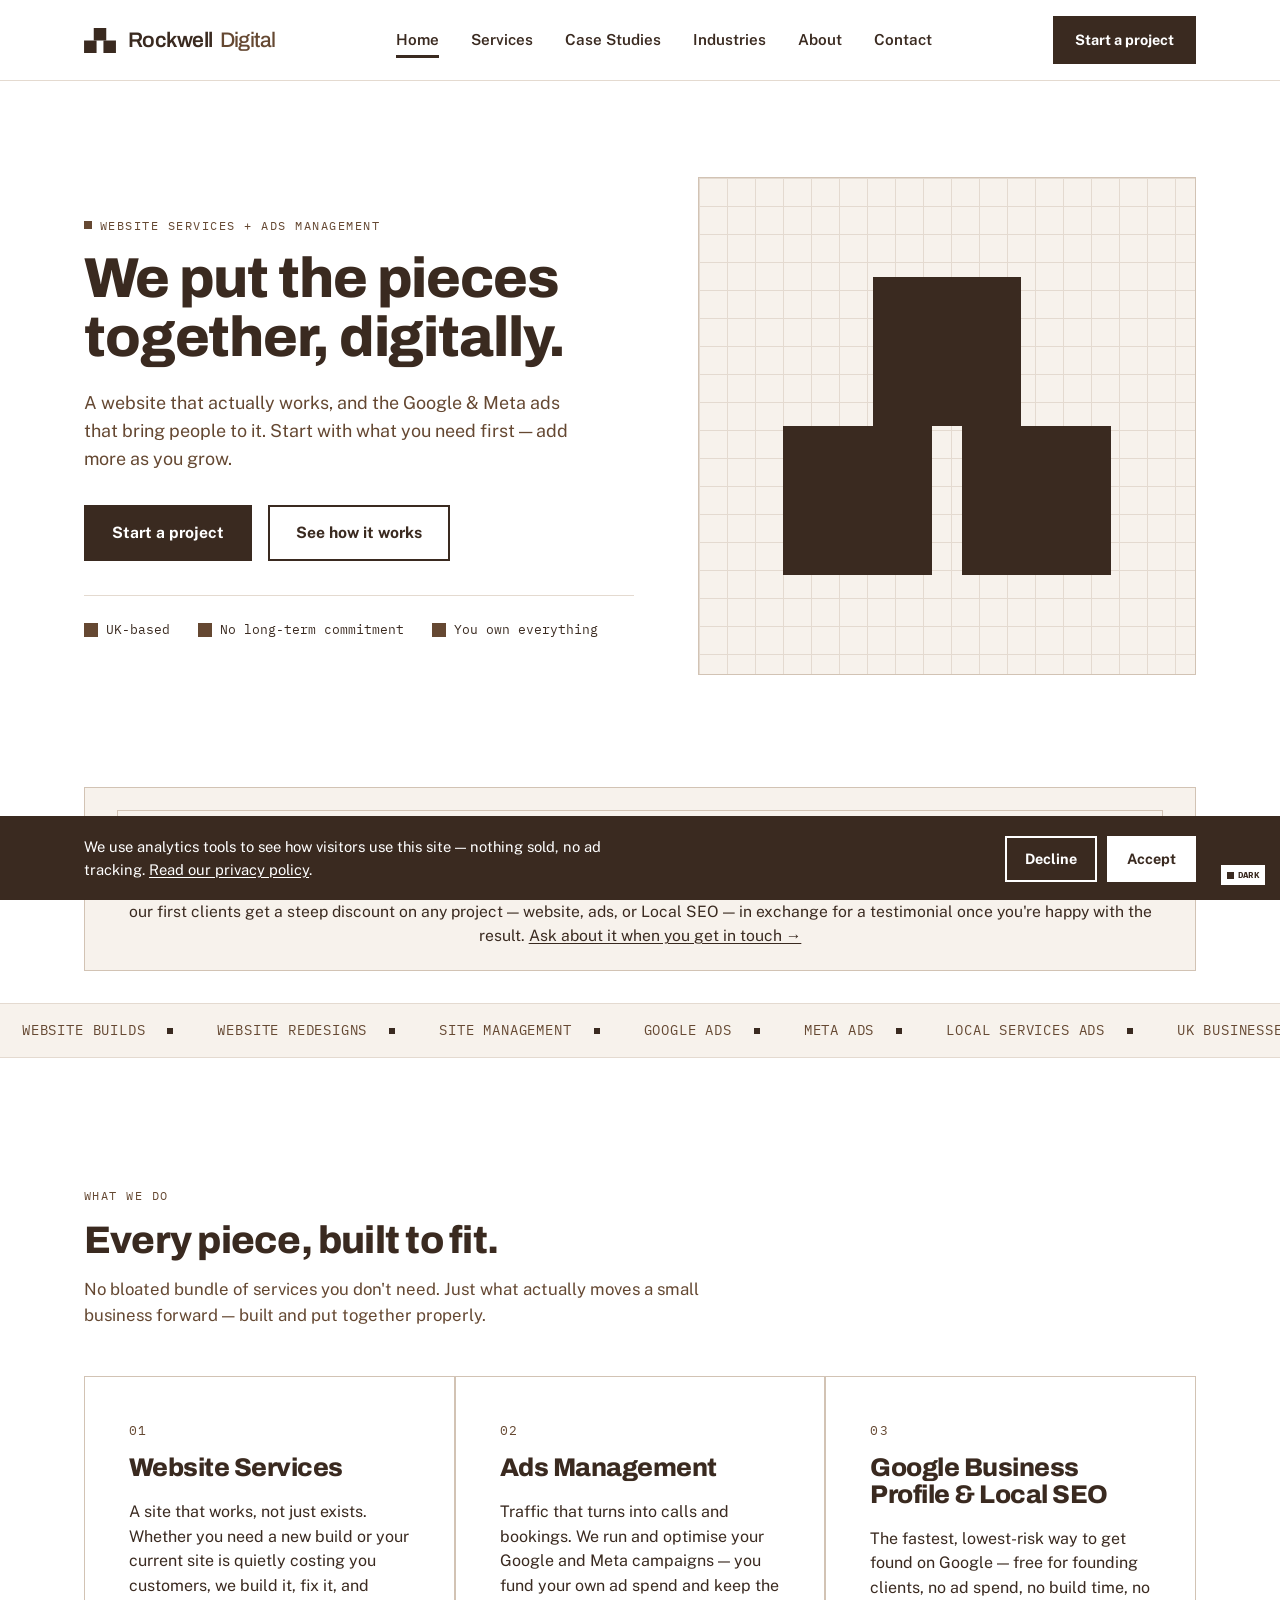
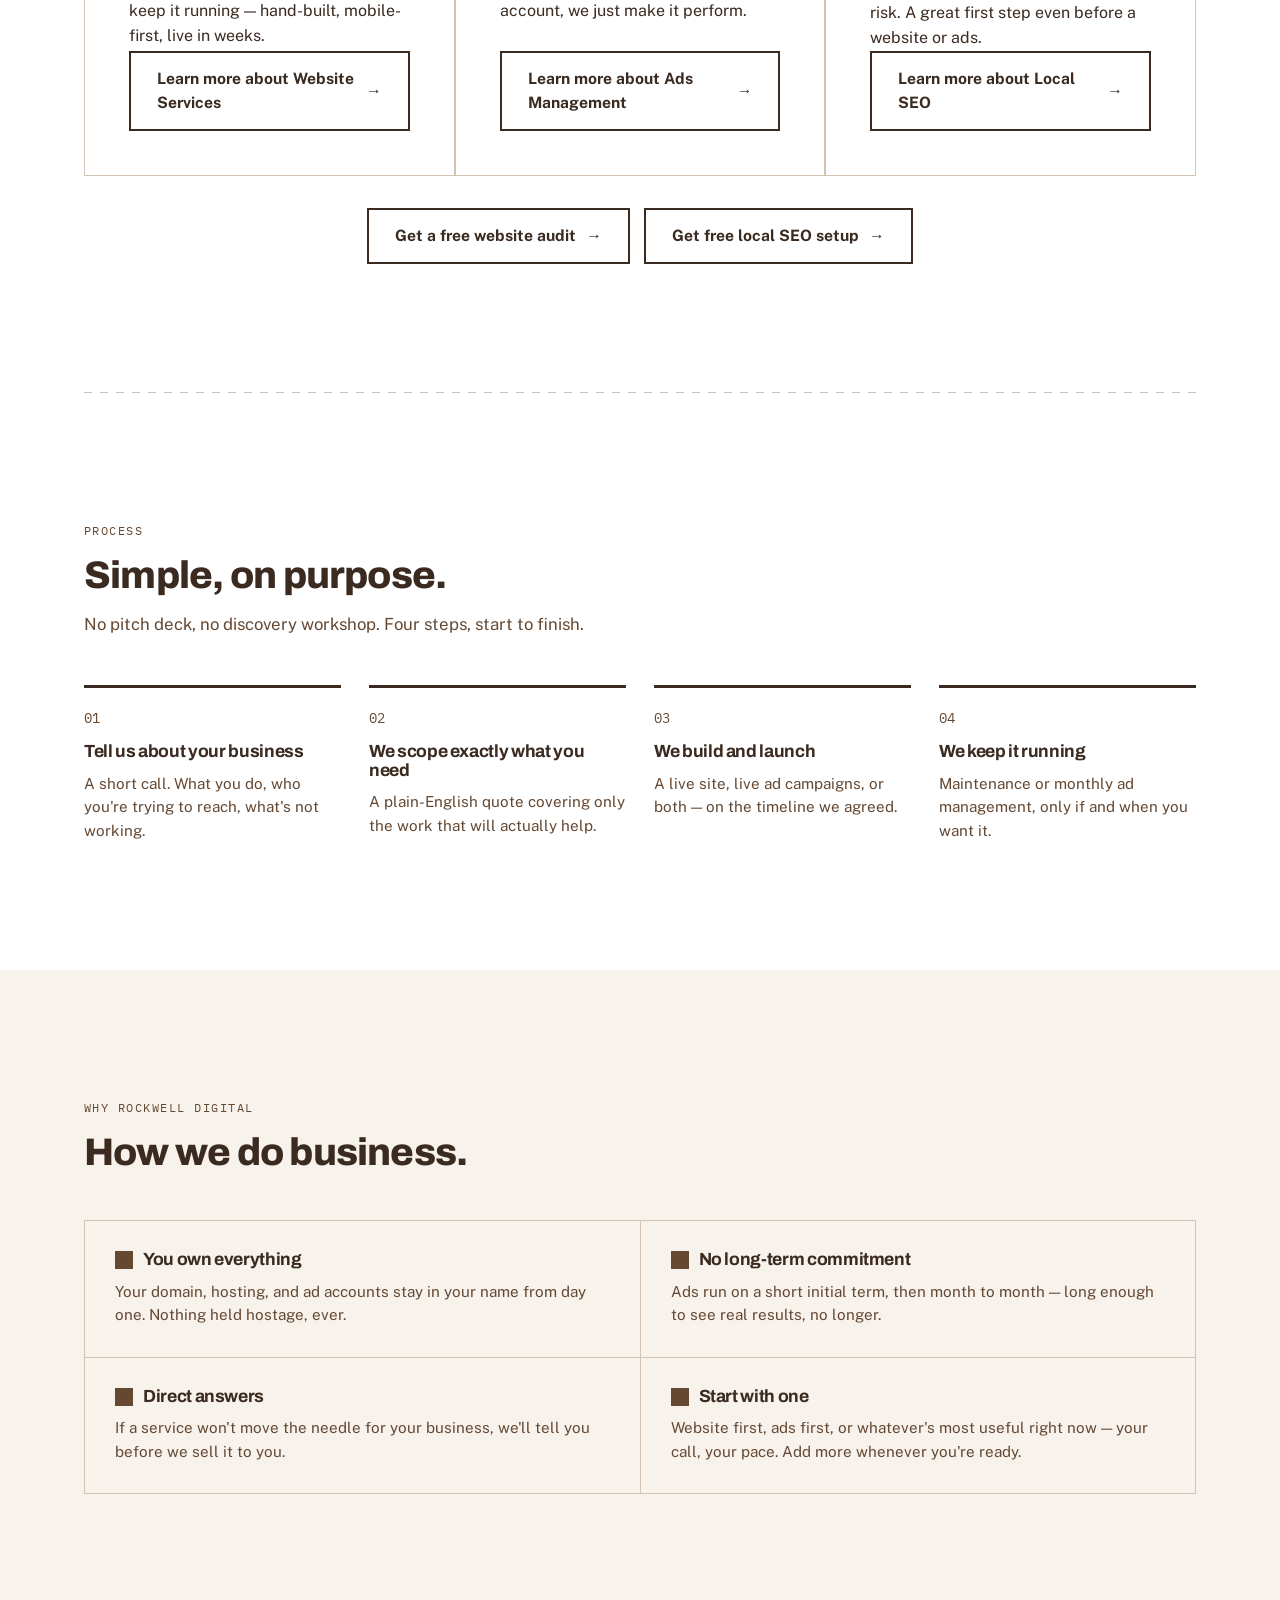
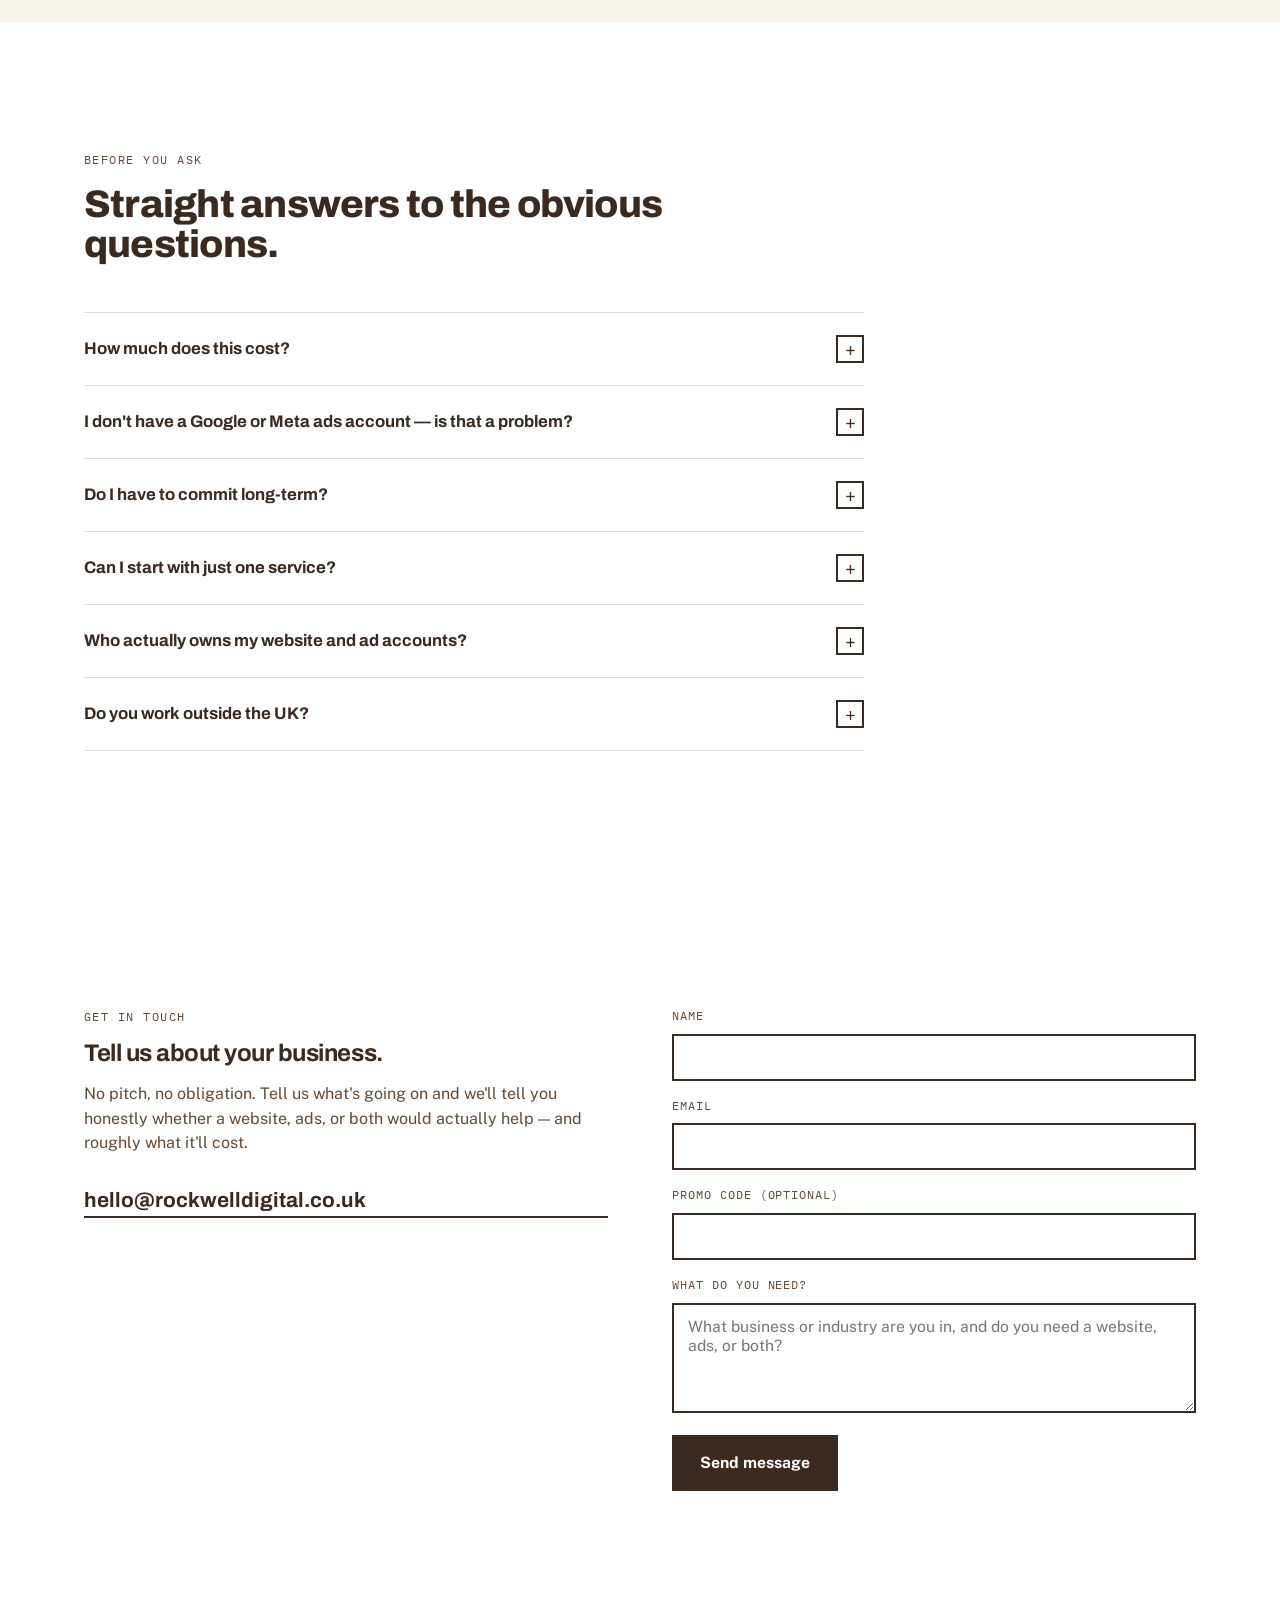
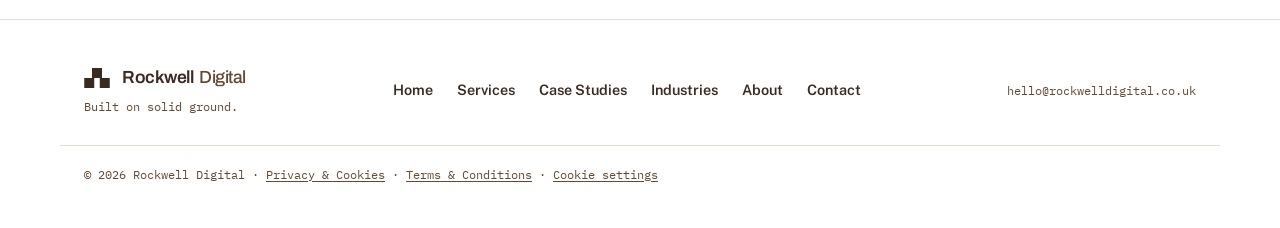
<file: index.html>
<!doctype html>
<html lang="en">
<head>
  <meta charset="utf-8">
  <script>(function(){try{if(localStorage.getItem('rd-theme')==='dark'){document.documentElement.setAttribute('data-theme','dark');}}catch(e){}})();</script>
  <meta name="viewport" content="width=device-width, initial-scale=1">
  <title>Rockwell Digital — Website Services &amp; Ads Management</title>
  <meta name="description" content="Rockwell Digital builds websites that work and runs the Google &amp; Meta ads that bring people to them. UK-based, no long-term commitment, you own everything.">
  <link rel="preconnect" href="https://fonts.googleapis.com">
  <link rel="preconnect" href="https://fonts.gstatic.com" crossorigin>
  <link href="https://fonts.googleapis.com/css2?family=Archivo:wght@500;600;700;800;900&family=Public+Sans:wght@400;500;600;700&family=IBM+Plex+Mono:wght@400;500;600&display=swap" rel="stylesheet">
  <link rel="stylesheet" href="styles.css?v=39">
  <link rel="icon" href="favicon.svg" type="image/svg+xml">
</head>
<body>

  <a class="skip-link" href="#main">Skip to content</a>

  <div class="scroll-snake" aria-hidden="true"><div class="scroll-snake-fill" id="scrollFill"></div></div>

  <button class="theme-toggle" id="themeToggle" type="button" aria-pressed="false" aria-label="Switch to dark mode">
    <svg class="theme-toggle-icon" viewBox="0 0 10 10" aria-hidden="true"><rect width="10" height="10"></rect></svg>
    <span class="theme-toggle-label">Dark</span>
  </button>

  <header class="site-header">
    <div class="wrap header-inner">
      <a class="logo-lockup" href="#top" aria-label="Rockwell Digital home">
        <svg class="logo-mark" viewBox="0 0 102 80" aria-hidden="true">
          <rect class="b-left" x="0" y="40" width="40" height="40"></rect>
          <rect class="b-right" x="62" y="40" width="40" height="40"></rect>
          <rect class="b-top" x="31" y="0" width="40" height="40"></rect>
        </svg>
        <span class="logo-wordmark"><span class="w-rockwell">Rockwell</span><span class="w-digital">Digital</span></span>
      </a>
      <nav class="main-nav" id="mainNav" aria-label="Primary">
        <a href="index.html" aria-current="page">Home</a>
        <a href="services.html">Services</a>
        <a href="case-studies.html">Case Studies</a>
        <a href="industries.html">Industries</a>
        <a href="about.html">About</a>
        <a href="contact.html">Contact</a>
      </nav>
      <div class="header-actions">
        <a class="btn btn-primary header-cta" href="contact.html"><span class="cta-full">Start a project</span><span class="cta-short">Start</span></a>
        <button class="nav-toggle" id="navToggle" type="button" aria-expanded="false" aria-controls="mainNav" aria-label="Open menu">
          <span></span><span></span><span></span>
        </button>
      </div>
    </div>
  </header>

  <main id="main">

    <section class="hero" id="top">
      <div class="hero-rain" id="heroRain" aria-hidden="true"></div>
      <div class="wrap hero-inner">
        <div class="hero-copy">
          <p class="eyebrow">Website Services + Ads Management</p>
          <h1>We put the pieces together, digitally.</h1>
          <p class="hero-sub">A website that actually works, and the Google &amp; Meta ads that bring people to it. Start with what you need first — add more as you grow.</p>
          <div class="hero-actions">
            <a class="btn btn-primary" href="contact.html">Start a project</a>
            <a class="btn btn-secondary" href="#how">See how it works</a>
          </div>
          <div class="hero-facts">
            <span class="hero-fact"><svg viewBox="0 0 10 10" aria-hidden="true"><rect width="10" height="10"></rect></svg>UK-based</span>
            <span class="hero-fact"><svg viewBox="0 0 10 10" aria-hidden="true"><rect width="10" height="10"></rect></svg>No long-term commitment</span>
            <span class="hero-fact"><svg viewBox="0 0 10 10" aria-hidden="true"><rect width="10" height="10"></rect></svg>You own everything</span>
          </div>
        </div>
        <div class="hero-visual" aria-hidden="true">
          <div class="hero-blocks">
            <div class="hero-block" style="left:17%; top:50%; width:30%; height:30%"></div>
            <div class="hero-block b2" style="left:53%; top:50%; width:30%; height:30%"></div>
            <div class="hero-block b3" style="left:35%; top:20%; width:30%; height:30%"></div>
          </div>
        </div>
      </div>
    </section>

    <section class="why-footnote-banner">
      <div class="wrap">
        <div class="why-footnote-box">
          <p class="why-footnote"><strong class="offer-heading-fallback">Founding-client offer:</strong> our first clients get a steep discount on any project — website, ads, or Local SEO — in exchange for a testimonial once you're happy with the result. <a href="contact.html">Ask about it when you get in touch →</a></p>
        </div>
      </div>
    </section>

    <div class="marquee" aria-hidden="true">
      <div class="marquee-track" id="marqueeTrack">
        <span class="marquee-item">Website Builds</span><span class="marquee-item">Website Redesigns</span><span class="marquee-item">Site Management</span><span class="marquee-item">Google Ads</span><span class="marquee-item">Meta Ads</span><span class="marquee-item">Local Services Ads</span><span class="marquee-item">UK Businesses</span>
        <span class="marquee-item">Website Builds</span><span class="marquee-item">Website Redesigns</span><span class="marquee-item">Site Management</span><span class="marquee-item">Google Ads</span><span class="marquee-item">Meta Ads</span><span class="marquee-item">Local Services Ads</span><span class="marquee-item">UK Businesses</span>
      </div>
    </div>

    <section id="services">
      <div class="wrap">
        <div class="section-head reveal">
          <span class="section-tag">What we do</span>
          <h2>Every piece, built to fit.</h2>
          <p>No bloated bundle of services you don't need. Just what actually moves a small business forward — built and put together properly.</p>
        </div>
      </div>
      <div class="wrap">
        <div class="services-grid">
          <article class="service-card reveal">
            <span class="service-num">01</span>
            <h3>Website Services</h3>
            <p class="service-desc">A site that works, not just exists. Whether you need a new build or your current site is quietly costing you customers, we build it, fix it, and keep it running — hand-built, mobile-first, live in weeks.</p>
            <a class="btn btn-secondary" href="website-services.html">Learn more about Website Services <span aria-hidden="true">→</span></a>
          </article>
          <article class="service-card reveal">
            <span class="service-num">02</span>
            <h3>Ads Management</h3>
            <p class="service-desc">Traffic that turns into calls and bookings. We run and optimise your Google and Meta campaigns — you fund your own ad spend and keep the account, we just make it perform.</p>
            <a class="btn btn-secondary" href="ads-management.html">Learn more about Ads Management <span aria-hidden="true">→</span></a>
          </article>
          <article class="service-card reveal">
            <span class="service-num">03</span>
            <h3>Google Business Profile &amp; Local SEO</h3>
            <p class="service-desc">The fastest, lowest-risk way to get found on Google — free for founding clients, no ad spend, no build time, no risk. A great first step even before a website or ads.</p>
            <a class="btn btn-secondary" href="services.html#local-seo">Learn more about Local SEO <span aria-hidden="true">→</span></a>
          </article>
        </div>
        <div class="explore-row reveal">
          <a class="btn btn-secondary" href="contact.html?audit=1#play">Get a free website audit <span aria-hidden="true">→</span></a>
          <a class="btn btn-secondary" href="contact.html?gbp=1#play">Get free local SEO setup <span aria-hidden="true">→</span></a>
        </div>
      </div>
    </section>

    <div class="wrap"><div class="divider"></div></div>

    <section id="how">
      <div class="wrap">
        <div class="section-head reveal">
          <span class="section-tag">Process</span>
          <h2>Simple, on purpose.</h2>
          <p>No pitch deck, no discovery workshop. Four steps, start to finish.</p>
        </div>
        <div class="how-steps">
          <div class="how-step reveal">
            <span class="how-num">01</span>
            <h3>Tell us about your business</h3>
            <p>A short call. What you do, who you're trying to reach, what's not working.</p>
          </div>
          <div class="how-step reveal">
            <span class="how-num">02</span>
            <h3>We scope exactly what you need</h3>
            <p>A plain-English quote covering only the work that will actually help.</p>
          </div>
          <div class="how-step reveal">
            <span class="how-num">03</span>
            <h3>We build and launch</h3>
            <p>A live site, live ad campaigns, or both — on the timeline we agreed.</p>
          </div>
          <div class="how-step reveal">
            <span class="how-num">04</span>
            <h3>We keep it running</h3>
            <p>Maintenance or monthly ad management, only if and when you want it.</p>
          </div>
        </div>
      </div>
    </section>

    <section class="why">
      <div class="wrap">
        <div class="section-head reveal">
          <span class="section-tag">Why Rockwell Digital</span>
          <h2>How we do business.</h2>
        </div>
      </div>
      <div class="wrap">
        <div class="why-grid">
          <div class="why-card reveal">
            <h3><svg viewBox="0 0 10 10" aria-hidden="true"><rect width="10" height="10"></rect></svg>You own everything</h3>
            <p>Your domain, hosting, and ad accounts stay in your name from day one. Nothing held hostage, ever.</p>
          </div>
          <div class="why-card reveal">
            <h3><svg viewBox="0 0 10 10" aria-hidden="true"><rect width="10" height="10"></rect></svg>No long-term commitment</h3>
            <p>Ads run on a short initial term, then month to month — long enough to see real results, no longer.</p>
          </div>
          <div class="why-card reveal">
            <h3><svg viewBox="0 0 10 10" aria-hidden="true"><rect width="10" height="10"></rect></svg>Direct answers</h3>
            <p>If a service won't move the needle for your business, we'll tell you before we sell it to you.</p>
          </div>
          <div class="why-card reveal">
            <h3><svg viewBox="0 0 10 10" aria-hidden="true"><rect width="10" height="10"></rect></svg>Start with one</h3>
            <p>Website first, ads first, or whatever's most useful right now — your call, your pace. Add more whenever you're ready.</p>
          </div>
        </div>
      </div>
    </section>

    <section id="faq">
      <div class="wrap">
        <div class="section-head reveal">
          <span class="section-tag">Before you ask</span>
          <h2>Straight answers to the obvious questions.</h2>
        </div>
        <div class="faq-list reveal">
          <details class="faq-item">
            <summary>How much does this cost?</summary>
            <p>We give you a fixed quote after a short call — never an hourly guess or a surprise invoice. Pricing depends on scope, so tell us what you need and we'll tell you exactly what it costs before any work starts.</p>
          </details>
          <details class="faq-item">
            <summary>I don't have a Google or Meta ads account — is that a problem?</summary>
            <p>Not at all. We'll walk you through setting one up on your first call, using your own business email and card — takes about 15–20 minutes. You own the account from the moment it exists.</p>
          </details>
          <details class="faq-item">
            <summary>Do I have to commit long-term?</summary>
            <p>No. Website builds are a one-off project unless you want ongoing management, which runs month to month. Ads run on a short initial term — long enough to actually judge results — then month to month after that.</p>
          </details>
          <details class="faq-item">
            <summary>Can I start with just one service?</summary>
            <p>Yes. Most clients start with whichever one matters most right now. Add more whenever you're ready — there's no bundle requirement.</p>
          </details>
          <details class="faq-item">
            <summary>Who actually owns my website and ad accounts?</summary>
            <p>You do, always. Your domain, hosting, and ad accounts stay registered in your name from day one. If we ever part ways, you keep everything.</p>
          </details>
          <details class="faq-item">
            <summary>Do you work outside the UK?</summary>
            <p>We're UK-based and currently focused on UK small businesses. Get in touch anyway if you're elsewhere — we'll tell you honestly if it's a fit.</p>
          </details>
        </div>
      </div>
    </section>

    <section id="contact">
      <div class="wrap">
        <div class="contact-grid">
          <div class="contact-copy reveal">
            <span class="section-tag">Get in touch</span>
            <h2>Tell us about your business.</h2>
            <p>No pitch, no obligation. Tell us what's going on and we'll tell you honestly whether a website, ads, or both would actually help — and roughly what it'll cost.</p>
            <div class="contact-detail">
              <a href="mailto:hello@rockwelldigital.co.uk">hello@rockwelldigital.co.uk</a>
            </div>
          </div>
          <form class="contact-form reveal" id="contactForm">
            <div class="field">
              <label for="cf-name">Name</label>
              <input type="text" id="cf-name" name="name" required>
            </div>
            <div class="field">
              <label for="cf-email">Email</label>
              <input type="email" id="cf-email" name="email" required>
            </div>
            <div class="field">
              <label for="cf-promo">Promo code (optional)</label>
              <input type="text" id="cf-promo" name="promo" autocomplete="off">
            </div>
            <div class="field">
              <label for="cf-message">What do you need?</label>
              <textarea id="cf-message" name="message" required placeholder="What business or industry are you in, and do you need a website, ads, or both?"></textarea>
            </div>
            <button class="btn btn-primary" type="submit">Send message</button>
          </form>
        </div>
      </div>
    </section>

  </main>

  <footer class="site-footer">
    <div class="wrap footer-inner">
      <div class="footer-brand">
        <a class="logo-lockup" href="#top" aria-label="Rockwell Digital home">
          <svg class="logo-mark" viewBox="0 0 102 80" aria-hidden="true" style="width:26px;height:20px;">
            <rect x="0" y="40" width="40" height="40"></rect>
            <rect x="62" y="40" width="40" height="40"></rect>
            <rect x="31" y="0" width="40" height="40"></rect>
          </svg>
          <span class="logo-wordmark" style="font-size:1.1rem;"><span class="w-rockwell">Rockwell</span><span class="w-digital">Digital</span></span>
        </a>
        <p class="footer-tagline">Built on solid ground.</p>
      </div>
      <nav class="footer-nav" aria-label="Footer">
        <a href="index.html">Home</a>
        <a href="services.html">Services</a>
        <a href="case-studies.html">Case Studies</a>
        <a href="industries.html">Industries</a>
        <a href="about.html">About</a>
        <a href="contact.html">Contact</a>
      </nav>
      <p class="footer-meta">hello@rockwelldigital.co.uk</p>
    </div>
    <div class="wrap footer-legal">
      <p>© <span id="year"></span> Rockwell Digital · <a href="privacy.html">Privacy &amp; Cookies</a> · <a href="terms.html">Terms &amp; Conditions</a> · <button type="button" class="cookie-settings-link" id="cookieSettingsBtn">Cookie settings</button></p>
    </div>
  </footer>

  <script src="cookie-consent.js?v=2" defer></script>
  <script src="script.js?v=19" defer></script>
</body>
</html>
</file>
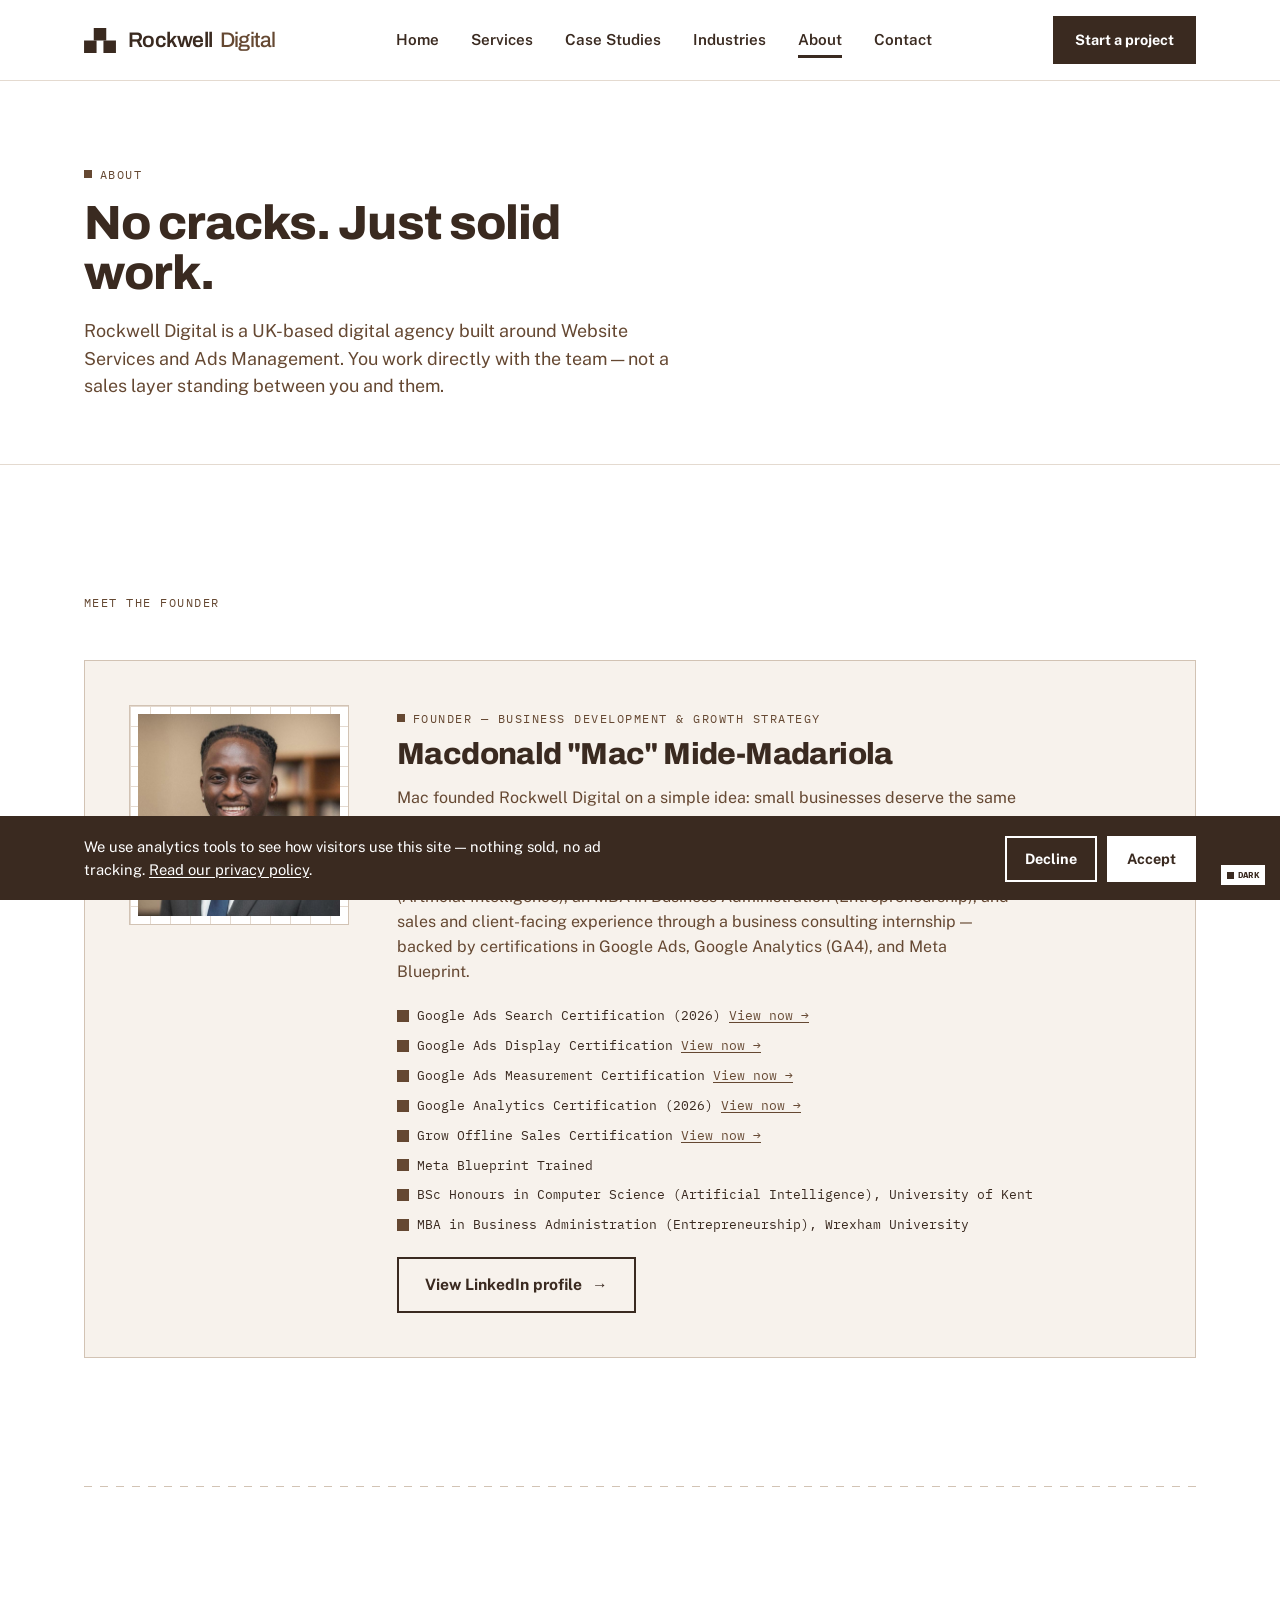
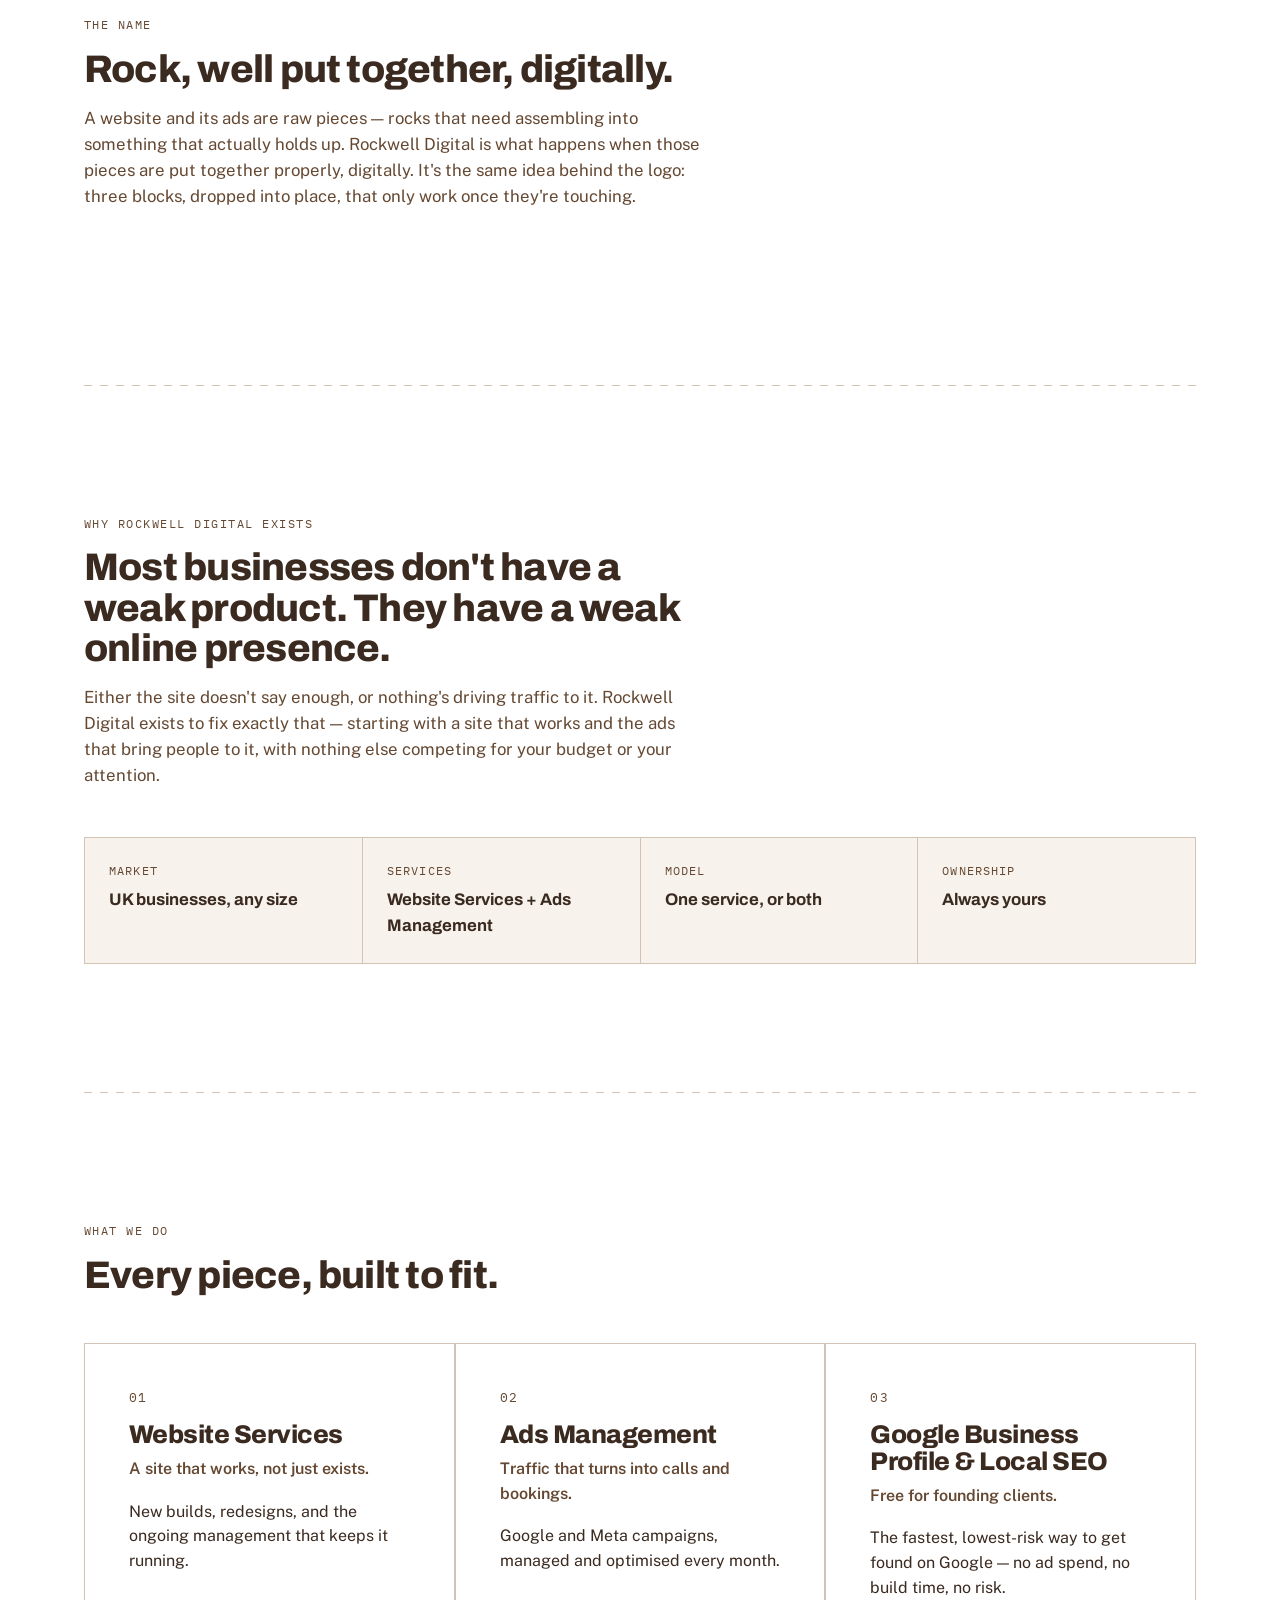
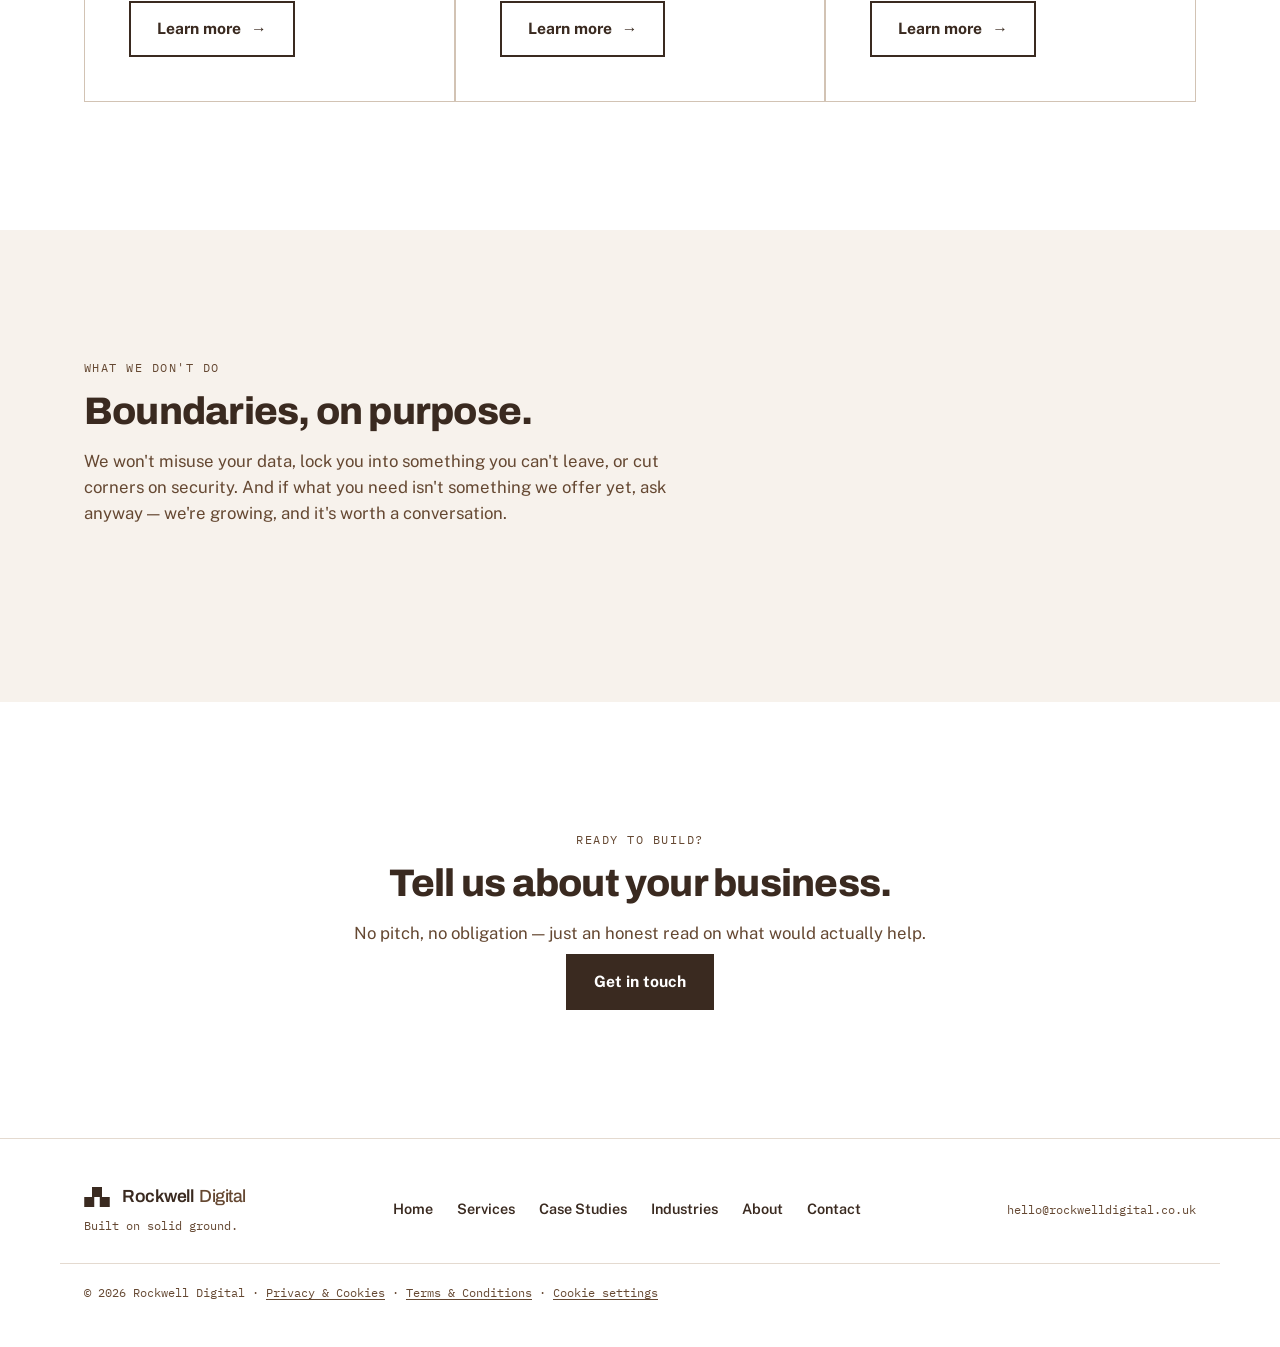
<file: about.html>
<!doctype html>
<html lang="en">
<head>
  <meta charset="utf-8">
  <script>(function(){try{if(localStorage.getItem('rd-theme')==='dark'){document.documentElement.setAttribute('data-theme','dark');}}catch(e){}})();</script>
  <meta name="viewport" content="width=device-width, initial-scale=1">
  <title>About — Rockwell Digital</title>
  <meta name="description" content="Rockwell Digital is a UK-based digital agency built around Website Services and Ads Management — direct to the founder, not a sales layer in between.">
  <link rel="preconnect" href="https://fonts.googleapis.com">
  <link rel="preconnect" href="https://fonts.gstatic.com" crossorigin>
  <link href="https://fonts.googleapis.com/css2?family=Archivo:wght@500;600;700;800;900&family=Public+Sans:wght@400;500;600;700&family=IBM+Plex+Mono:wght@400;500;600&display=swap" rel="stylesheet">
  <link rel="stylesheet" href="styles.css?v=39">
  <link rel="icon" href="favicon.svg" type="image/svg+xml">
</head>
<body>

  <a class="skip-link" href="#main">Skip to content</a>

  <div class="scroll-snake" aria-hidden="true"><div class="scroll-snake-fill" id="scrollFill"></div></div>

  <button class="theme-toggle" id="themeToggle" type="button" aria-pressed="false" aria-label="Switch to dark mode">
    <svg class="theme-toggle-icon" viewBox="0 0 10 10" aria-hidden="true"><rect width="10" height="10"></rect></svg>
    <span class="theme-toggle-label">Dark</span>
  </button>

  <header class="site-header">
    <div class="wrap header-inner">
      <a class="logo-lockup" href="index.html" aria-label="Rockwell Digital home">
        <svg class="logo-mark" viewBox="0 0 102 80" aria-hidden="true">
          <rect class="b-left" x="0" y="40" width="40" height="40"></rect>
          <rect class="b-right" x="62" y="40" width="40" height="40"></rect>
          <rect class="b-top" x="31" y="0" width="40" height="40"></rect>
        </svg>
        <span class="logo-wordmark"><span class="w-rockwell">Rockwell</span><span class="w-digital">Digital</span></span>
      </a>
      <nav class="main-nav" id="mainNav" aria-label="Primary">
        <a href="index.html">Home</a>
        <a href="services.html">Services</a>
        <a href="case-studies.html">Case Studies</a>
        <a href="industries.html">Industries</a>
        <a href="about.html" aria-current="page">About</a>
        <a href="contact.html">Contact</a>
      </nav>
      <div class="header-actions">
        <a class="btn btn-primary header-cta" href="contact.html"><span class="cta-full">Start a project</span><span class="cta-short">Start</span></a>
        <button class="nav-toggle" id="navToggle" type="button" aria-expanded="false" aria-controls="mainNav" aria-label="Open menu">
          <span></span><span></span><span></span>
        </button>
      </div>
    </div>
  </header>

  <main id="main">

    <section class="page-hero">
      <div class="wrap">
        <span class="eyebrow">About</span>
        <h1>No cracks. Just solid work.</h1>
        <p class="hero-sub">Rockwell Digital is a UK-based digital agency built around Website Services and Ads Management. You work directly with the team — not a sales layer standing between you and them.</p>
      </div>
    </section>

    <section>
      <div class="wrap">
        <div class="section-head reveal">
          <span class="section-tag">Meet the founder</span>
        </div>
        <div class="founder-card reveal">
          <div class="founder-photo">
            <img src="assets/founder-headshot.jpg" alt="Macdonald &quot;Mac&quot; Mide-Madariola, founder of Rockwell Digital" width="220" height="220">
          </div>
          <div class="founder-copy">
            <span class="eyebrow">Founder — Business Development &amp; Growth Strategy</span>
            <h3>Macdonald "Mac" Mide-Madariola</h3>
            <p>Mac founded Rockwell Digital on a simple idea: small businesses deserve the same quality of website and ad management as bigger companies, without the agency markup or the account-manager layer. His background is in business development, market research, and data analysis — a BSc Honours in Computer Science (Artificial Intelligence), an MBA in Business Administration (Entrepreneurship), and sales and client-facing experience through a business consulting internship — backed by certifications in Google Ads, Google Analytics (GA4), and Meta Blueprint.</p>
            <div class="founder-creds">
              <span class="founder-cred"><span class="cred-label"><svg viewBox="0 0 10 10" aria-hidden="true"><rect width="10" height="10"></rect></svg>Google Ads Search Certification (2026)</span> <a class="cred-view" href="https://www.credential.net/98ba4b22-4b1c-4bed-9dc5-6f668efc8b2e" target="_blank" rel="noopener">View now →</a></span>
              <span class="founder-cred"><span class="cred-label"><svg viewBox="0 0 10 10" aria-hidden="true"><rect width="10" height="10"></rect></svg>Google Ads Display Certification</span> <a class="cred-view" href="https://www.credential.net/5a316e73-595e-4e80-8eb8-ea12f6274602" target="_blank" rel="noopener">View now →</a></span>
              <span class="founder-cred"><span class="cred-label"><svg viewBox="0 0 10 10" aria-hidden="true"><rect width="10" height="10"></rect></svg>Google Ads Measurement Certification</span> <a class="cred-view" href="https://www.credential.net/fa7951f3-9bf3-478f-a32d-95bc21e9f85b" target="_blank" rel="noopener">View now →</a></span>
              <span class="founder-cred"><span class="cred-label"><svg viewBox="0 0 10 10" aria-hidden="true"><rect width="10" height="10"></rect></svg>Google Analytics Certification (2026)</span> <a class="cred-view" href="https://www.credential.net/17f9183a-03f5-472a-9904-7b3c3ce3d46e" target="_blank" rel="noopener">View now →</a></span>
              <span class="founder-cred"><span class="cred-label"><svg viewBox="0 0 10 10" aria-hidden="true"><rect width="10" height="10"></rect></svg>Grow Offline Sales Certification</span> <a class="cred-view" href="https://www.credential.net/56f91e8d-5173-4587-9cae-d7776d474bfc" target="_blank" rel="noopener">View now →</a></span>
              <span class="founder-cred"><svg viewBox="0 0 10 10" aria-hidden="true"><rect width="10" height="10"></rect></svg>Meta Blueprint Trained</span>
              <span class="founder-cred"><svg viewBox="0 0 10 10" aria-hidden="true"><rect width="10" height="10"></rect></svg>BSc Honours in Computer Science (Artificial Intelligence), University of Kent</span>
              <span class="founder-cred"><svg viewBox="0 0 10 10" aria-hidden="true"><rect width="10" height="10"></rect></svg>MBA in Business Administration (Entrepreneurship), Wrexham University</span>
            </div>
            <a class="btn btn-secondary" href="https://www.linkedin.com/in/macdonald-mide-madariola" target="_blank" rel="noopener">View LinkedIn profile <span aria-hidden="true">→</span></a>
          </div>
        </div>
      </div>
    </section>

    <div class="wrap"><div class="divider"></div></div>

    <section>
      <div class="wrap">
        <div class="section-head reveal">
          <span class="section-tag">The name</span>
          <h2>Rock, well put together, digitally.</h2>
          <p>A website and its ads are raw pieces — rocks that need assembling into something that actually holds up. Rockwell Digital is what happens when those pieces are put together properly, digitally. It's the same idea behind the logo: three blocks, dropped into place, that only work once they're touching.</p>
        </div>
      </div>
    </section>

    <div class="wrap"><div class="divider"></div></div>

    <section>
      <div class="wrap">
        <div class="section-head reveal">
          <span class="section-tag">Why Rockwell Digital exists</span>
          <h2>Most businesses don't have a weak product. They have a weak online presence.</h2>
          <p>Either the site doesn't say enough, or nothing's driving traffic to it. Rockwell Digital exists to fix exactly that — starting with a site that works and the ads that bring people to it, with nothing else competing for your budget or your attention.</p>
        </div>
        <div class="quick-facts reveal">
          <div class="quick-fact">
            <span class="quick-fact-label">Market</span>
            <span class="quick-fact-value">UK businesses, any size</span>
          </div>
          <div class="quick-fact">
            <span class="quick-fact-label">Services</span>
            <span class="quick-fact-value">Website Services + Ads Management</span>
          </div>
          <div class="quick-fact">
            <span class="quick-fact-label">Model</span>
            <span class="quick-fact-value">One service, or both</span>
          </div>
          <div class="quick-fact">
            <span class="quick-fact-label">Ownership</span>
            <span class="quick-fact-value">Always yours</span>
          </div>
        </div>
      </div>
    </section>

    <div class="wrap"><div class="divider"></div></div>

    <section id="services">
      <div class="wrap">
        <div class="section-head reveal">
          <span class="section-tag">What we do</span>
          <h2>Every piece, built to fit.</h2>
        </div>
      </div>
      <div class="wrap">
        <div class="services-grid">
          <article class="service-card reveal">
            <span class="service-num">01</span>
            <h3>Website Services</h3>
            <p class="service-tagline">A site that works, not just exists.</p>
            <p class="service-desc">New builds, redesigns, and the ongoing management that keeps it running.</p>
            <a class="btn btn-secondary" href="website-services.html">Learn more <span aria-hidden="true">→</span></a>
          </article>
          <article class="service-card reveal">
            <span class="service-num">02</span>
            <h3>Ads Management</h3>
            <p class="service-tagline">Traffic that turns into calls and bookings.</p>
            <p class="service-desc">Google and Meta campaigns, managed and optimised every month.</p>
            <a class="btn btn-secondary" href="ads-management.html">Learn more <span aria-hidden="true">→</span></a>
          </article>
          <article class="service-card reveal">
            <span class="service-num">03</span>
            <h3>Google Business Profile &amp; Local SEO</h3>
            <p class="service-tagline">Free for founding clients.</p>
            <p class="service-desc">The fastest, lowest-risk way to get found on Google — no ad spend, no build time, no risk.</p>
            <a class="btn btn-secondary" href="services.html#local-seo">Learn more <span aria-hidden="true">→</span></a>
          </article>
        </div>
      </div>
    </section>

    <section class="why">
      <div class="wrap">
        <div class="section-head reveal">
          <span class="section-tag">What we don't do</span>
          <h2>Boundaries, on purpose.</h2>
          <p>We won't misuse your data, lock you into something you can't leave, or cut corners on security. And if what you need isn't something we offer yet, ask anyway — we're growing, and it's worth a conversation.</p>
        </div>
      </div>
    </section>

    <section class="cta-banner">
      <div class="wrap">
        <div class="section-head reveal">
          <span class="section-tag">Ready to build?</span>
          <h2>Tell us about your business.</h2>
          <p>No pitch, no obligation — just an honest read on what would actually help.</p>
          <a class="btn btn-primary" href="contact.html">Get in touch</a>
        </div>
      </div>
    </section>

  </main>

  <footer class="site-footer">
    <div class="wrap footer-inner">
      <div class="footer-brand">
        <a class="logo-lockup" href="index.html" aria-label="Rockwell Digital home">
          <svg class="logo-mark" viewBox="0 0 102 80" aria-hidden="true" style="width:26px;height:20px;">
          <rect x="0" y="40" width="40" height="40"></rect>
          <rect x="62" y="40" width="40" height="40"></rect>
          <rect x="31" y="0" width="40" height="40"></rect>
        </svg>
        <span class="logo-wordmark" style="font-size:1.1rem;"><span class="w-rockwell">Rockwell</span><span class="w-digital">Digital</span></span>
      </a>
        <p class="footer-tagline">Built on solid ground.</p>
      </div>
      <nav class="footer-nav" aria-label="Footer">
        <a href="index.html">Home</a>
        <a href="services.html">Services</a>
        <a href="case-studies.html">Case Studies</a>
        <a href="industries.html">Industries</a>
        <a href="about.html">About</a>
        <a href="contact.html">Contact</a>
      </nav>
      <p class="footer-meta">hello@rockwelldigital.co.uk</p>
    </div>
    <div class="wrap footer-legal">
      <p>© <span id="year"></span> Rockwell Digital · <a href="privacy.html">Privacy &amp; Cookies</a> · <a href="terms.html">Terms &amp; Conditions</a> · <button type="button" class="cookie-settings-link" id="cookieSettingsBtn">Cookie settings</button></p>
    </div>
  </footer>

  <script src="cookie-consent.js?v=2" defer></script>
  <script src="script.js?v=19" defer></script>
</body>
</html>
</file>
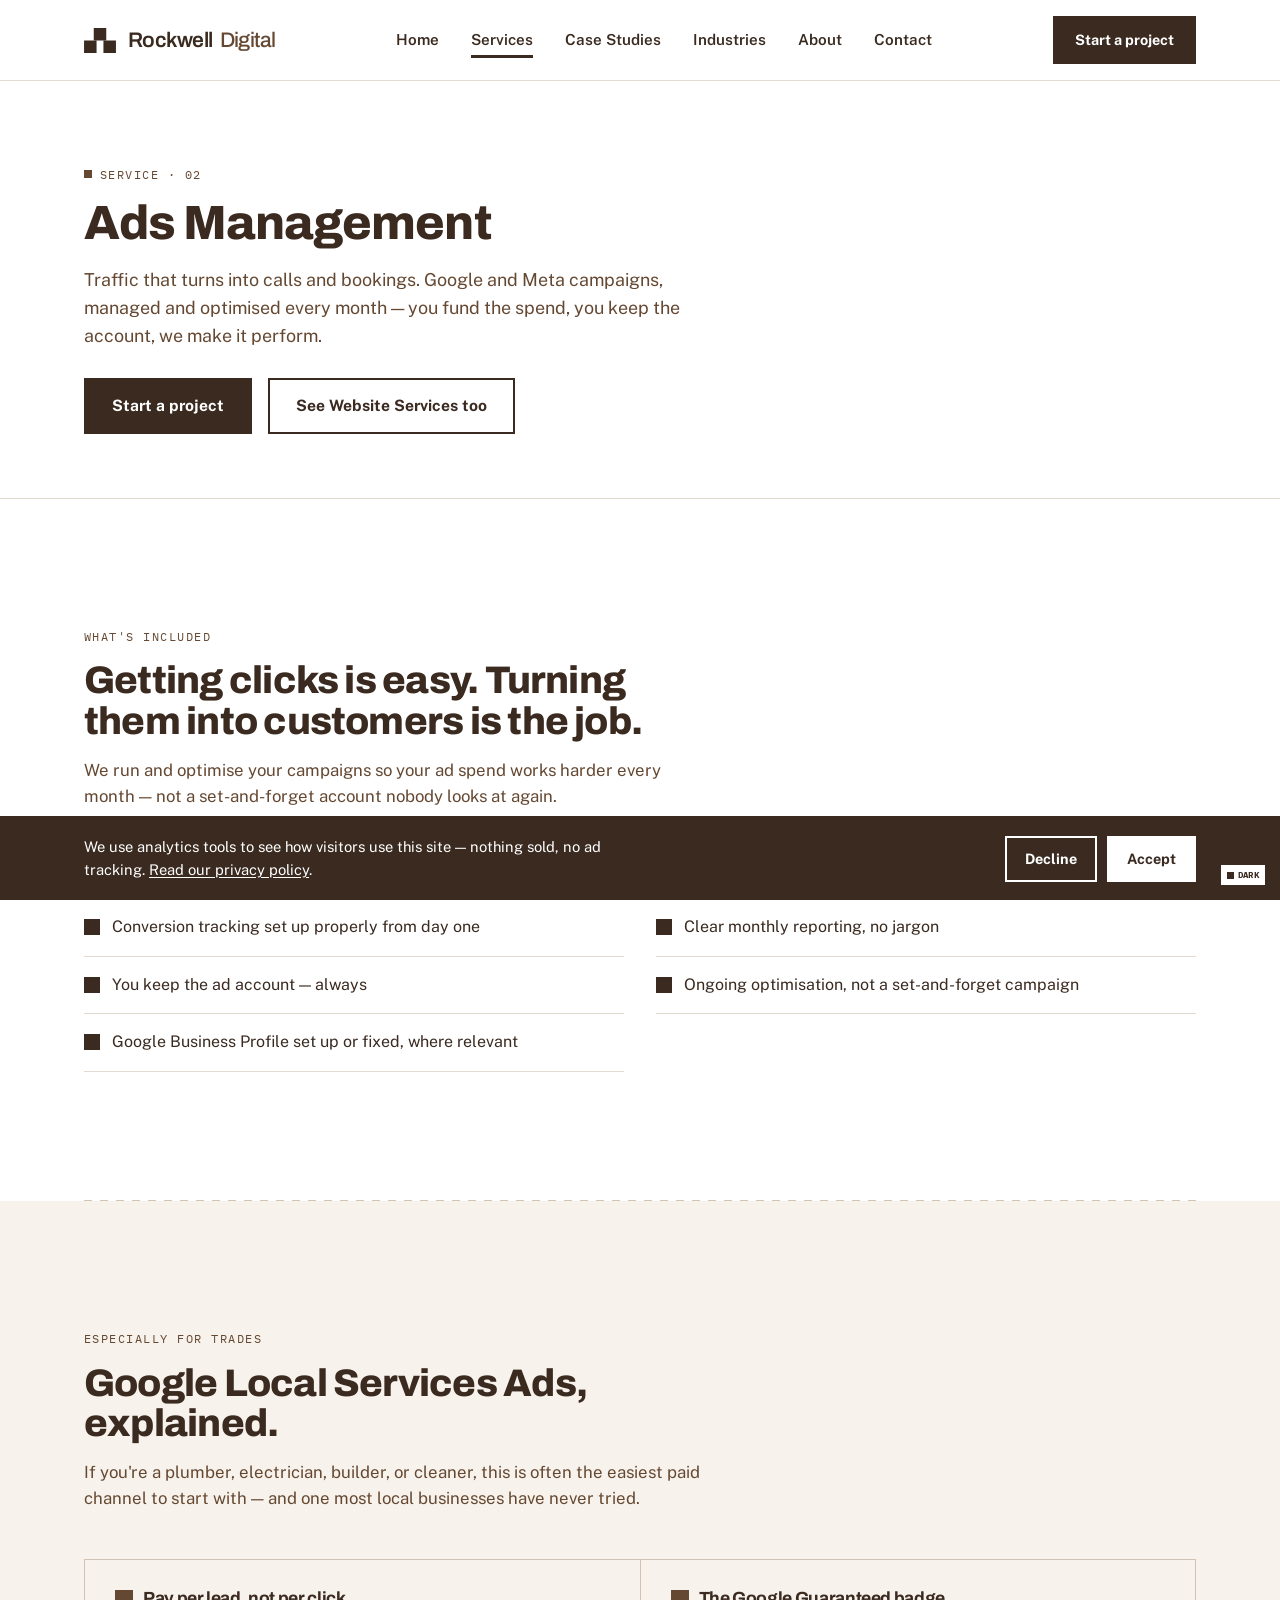
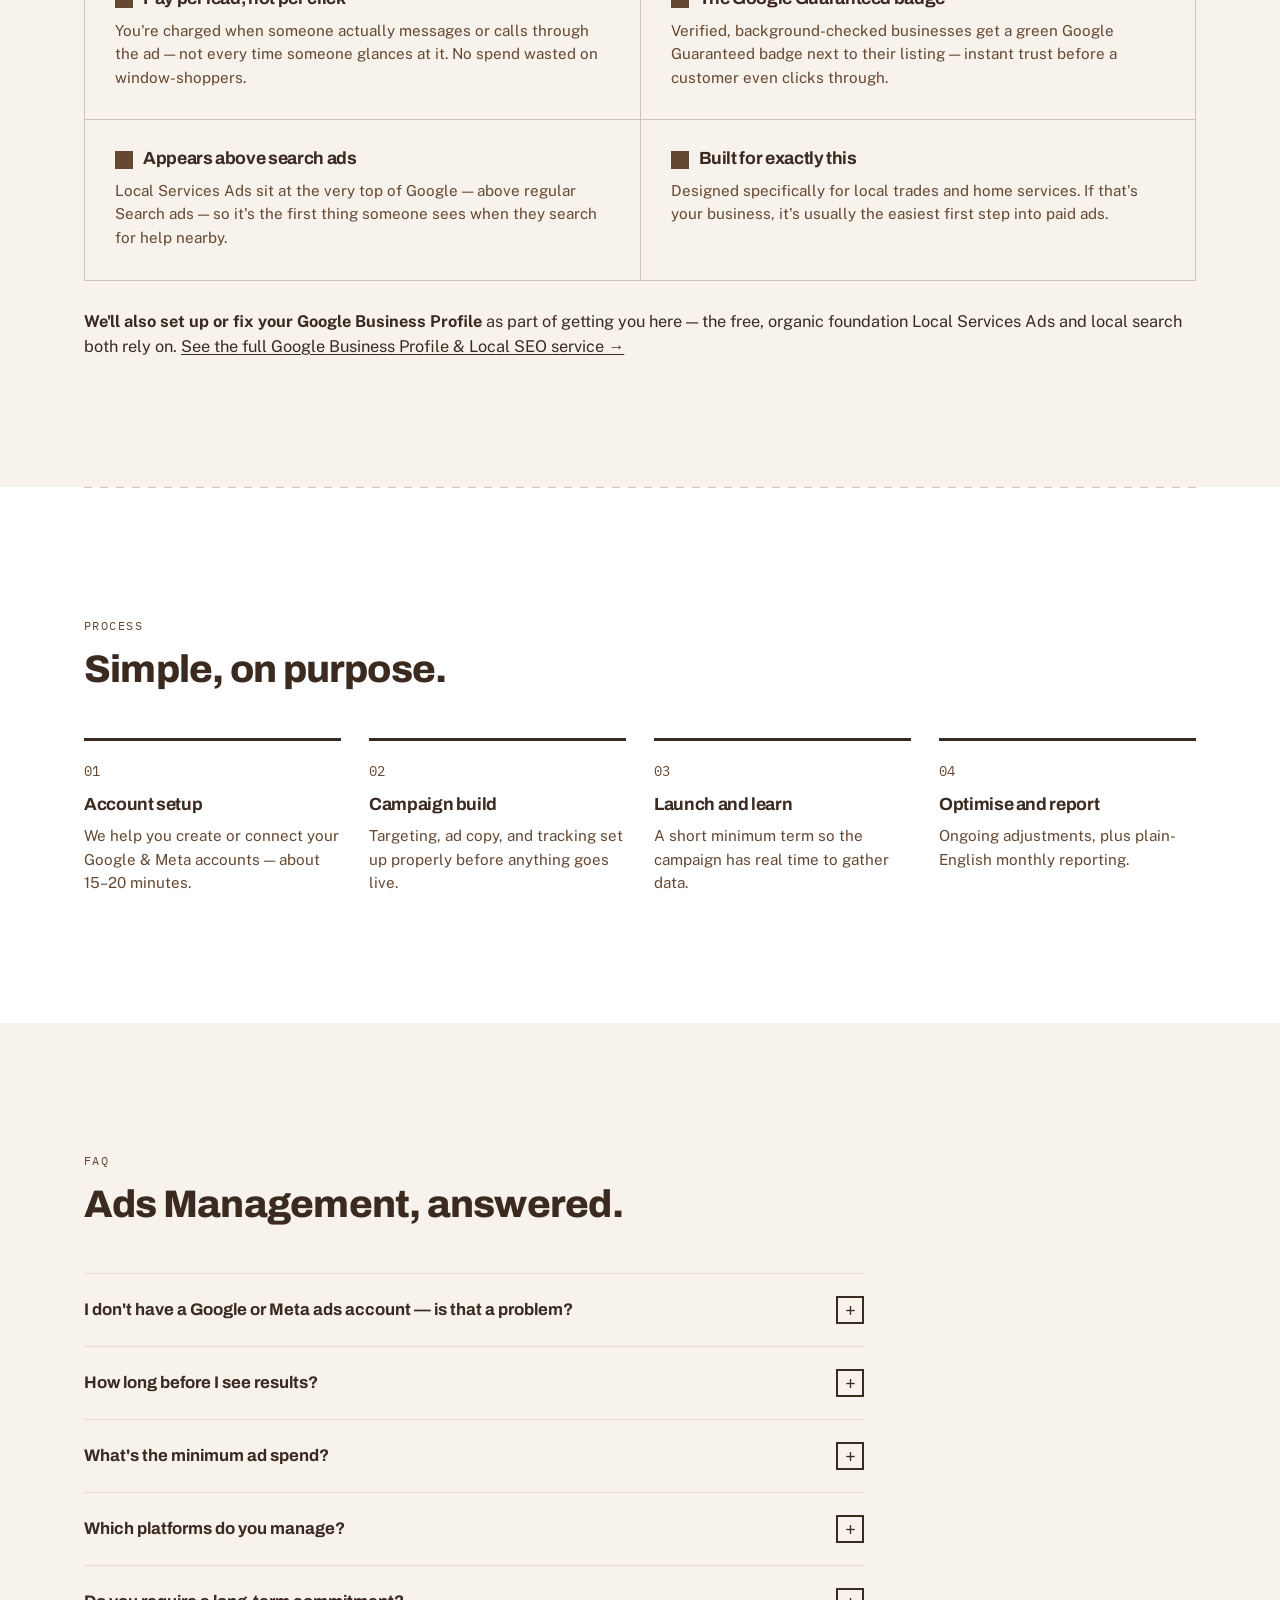
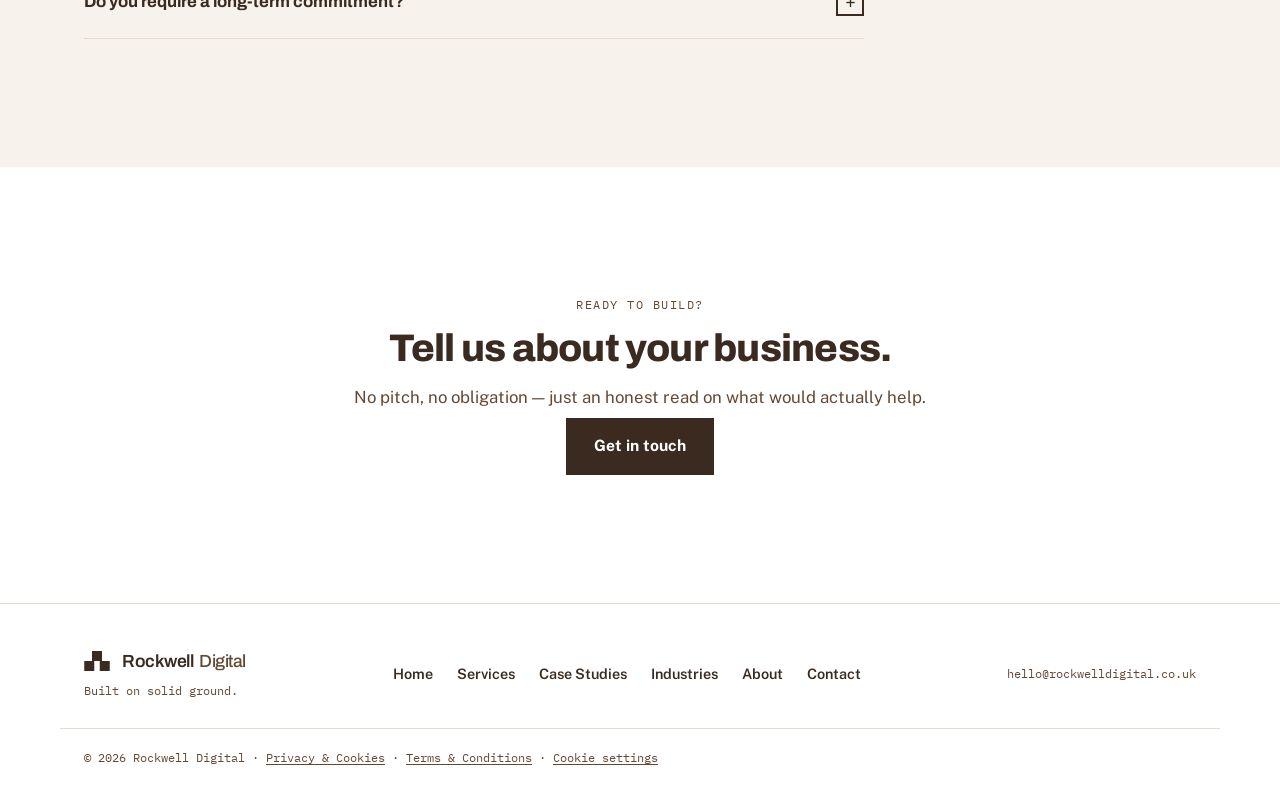
<file: ads-management.html>
<!doctype html>
<html lang="en">
<head>
  <meta charset="utf-8">
  <script>(function(){try{if(localStorage.getItem('rd-theme')==='dark'){document.documentElement.setAttribute('data-theme','dark');}}catch(e){}})();</script>
  <meta name="viewport" content="width=device-width, initial-scale=1">
  <title>Ads Management — Rockwell Digital</title>
  <meta name="description" content="Google and Meta ad campaigns, managed and optimised every month. You fund your own ad spend and keep the account — we just make it perform.">
  <link rel="preconnect" href="https://fonts.googleapis.com">
  <link rel="preconnect" href="https://fonts.gstatic.com" crossorigin>
  <link href="https://fonts.googleapis.com/css2?family=Archivo:wght@500;600;700;800;900&family=Public+Sans:wght@400;500;600;700&family=IBM+Plex+Mono:wght@400;500;600&display=swap" rel="stylesheet">
  <link rel="stylesheet" href="styles.css?v=39">
  <link rel="icon" href="favicon.svg" type="image/svg+xml">
</head>
<body>

  <a class="skip-link" href="#main">Skip to content</a>

  <div class="scroll-snake" aria-hidden="true"><div class="scroll-snake-fill" id="scrollFill"></div></div>

  <button class="theme-toggle" id="themeToggle" type="button" aria-pressed="false" aria-label="Switch to dark mode">
    <svg class="theme-toggle-icon" viewBox="0 0 10 10" aria-hidden="true"><rect width="10" height="10"></rect></svg>
    <span class="theme-toggle-label">Dark</span>
  </button>

  <header class="site-header">
    <div class="wrap header-inner">
      <a class="logo-lockup" href="index.html" aria-label="Rockwell Digital home">
        <svg class="logo-mark" viewBox="0 0 102 80" aria-hidden="true">
          <rect class="b-left" x="0" y="40" width="40" height="40"></rect>
          <rect class="b-right" x="62" y="40" width="40" height="40"></rect>
          <rect class="b-top" x="31" y="0" width="40" height="40"></rect>
        </svg>
        <span class="logo-wordmark"><span class="w-rockwell">Rockwell</span><span class="w-digital">Digital</span></span>
      </a>
      <nav class="main-nav" id="mainNav" aria-label="Primary">
        <a href="index.html">Home</a>
        <a href="services.html" aria-current="page">Services</a>
        <a href="case-studies.html">Case Studies</a>
        <a href="industries.html">Industries</a>
        <a href="about.html">About</a>
        <a href="contact.html">Contact</a>
      </nav>
      <div class="header-actions">
        <a class="btn btn-primary header-cta" href="contact.html"><span class="cta-full">Start a project</span><span class="cta-short">Start</span></a>
        <button class="nav-toggle" id="navToggle" type="button" aria-expanded="false" aria-controls="mainNav" aria-label="Open menu">
          <span></span><span></span><span></span>
        </button>
      </div>
    </div>
  </header>

  <main id="main">

    <section class="page-hero">
      <div class="wrap">
        <span class="eyebrow">Service · 02</span>
        <h1>Ads Management</h1>
        <p class="hero-sub">Traffic that turns into calls and bookings. Google and Meta campaigns, managed and optimised every month — you fund the spend, you keep the account, we make it perform.</p>
        <div class="hero-actions">
          <a class="btn btn-primary" href="contact.html">Start a project</a>
          <a class="btn btn-secondary" href="website-services.html">See Website Services too</a>
        </div>
      </div>
    </section>

    <section>
      <div class="wrap">
        <div class="section-head reveal">
          <span class="section-tag">What's included</span>
          <h2>Getting clicks is easy. Turning them into customers is the job.</h2>
          <p>We run and optimise your campaigns so your ad spend works harder every month — not a set-and-forget account nobody looks at again.</p>
        </div>
        <ul class="deliverables reveal">
          <li><svg viewBox="0 0 10 10" aria-hidden="true"><rect width="10" height="10"></rect></svg>Google Search &amp; Local Services Ads</li>
          <li><svg viewBox="0 0 10 10" aria-hidden="true"><rect width="10" height="10"></rect></svg>Meta ads — Facebook &amp; Instagram</li>
          <li><svg viewBox="0 0 10 10" aria-hidden="true"><rect width="10" height="10"></rect></svg>Conversion tracking set up properly from day one</li>
          <li><svg viewBox="0 0 10 10" aria-hidden="true"><rect width="10" height="10"></rect></svg>Clear monthly reporting, no jargon</li>
          <li><svg viewBox="0 0 10 10" aria-hidden="true"><rect width="10" height="10"></rect></svg>You keep the ad account — always</li>
          <li><svg viewBox="0 0 10 10" aria-hidden="true"><rect width="10" height="10"></rect></svg>Ongoing optimisation, not a set-and-forget campaign</li>
          <li><svg viewBox="0 0 10 10" aria-hidden="true"><rect width="10" height="10"></rect></svg>Google Business Profile set up or fixed, where relevant</li>
        </ul>
      </div>
    </section>

    <div class="wrap"><div class="divider"></div></div>

    <section class="why" id="local-services-ads">
      <div class="wrap">
        <div class="section-head reveal">
          <span class="section-tag">Especially for trades</span>
          <h2>Google Local Services Ads, explained.</h2>
          <p>If you're a plumber, electrician, builder, or cleaner, this is often the easiest paid channel to start with — and one most local businesses have never tried.</p>
        </div>
      </div>
      <div class="wrap">
        <div class="why-grid">
          <div class="why-card reveal">
            <h3><svg viewBox="0 0 10 10" aria-hidden="true"><rect width="10" height="10"></rect></svg>Pay per lead, not per click</h3>
            <p>You're charged when someone actually messages or calls through the ad — not every time someone glances at it. No spend wasted on window-shoppers.</p>
          </div>
          <div class="why-card reveal">
            <h3><svg viewBox="0 0 10 10" aria-hidden="true"><rect width="10" height="10"></rect></svg>The Google Guaranteed badge</h3>
            <p>Verified, background-checked businesses get a green Google Guaranteed badge next to their listing — instant trust before a customer even clicks through.</p>
          </div>
          <div class="why-card reveal">
            <h3><svg viewBox="0 0 10 10" aria-hidden="true"><rect width="10" height="10"></rect></svg>Appears above search ads</h3>
            <p>Local Services Ads sit at the very top of Google — above regular Search ads — so it's the first thing someone sees when they search for help nearby.</p>
          </div>
          <div class="why-card reveal">
            <h3><svg viewBox="0 0 10 10" aria-hidden="true"><rect width="10" height="10"></rect></svg>Built for exactly this</h3>
            <p>Designed specifically for local trades and home services. If that's your business, it's usually the easiest first step into paid ads.</p>
          </div>
        </div>
        <p class="why-footnote reveal" id="google-business-profile"><strong>We'll also set up or fix your Google Business Profile</strong> as part of getting you here — the free, organic foundation Local Services Ads and local search both rely on. <a href="services.html#local-seo">See the full Google Business Profile &amp; Local SEO service →</a></p>
      </div>
    </section>

    <div class="wrap"><div class="divider"></div></div>

    <section>
      <div class="wrap">
        <div class="section-head reveal">
          <span class="section-tag">Process</span>
          <h2>Simple, on purpose.</h2>
        </div>
        <div class="how-steps">
          <div class="how-step reveal">
            <span class="how-num">01</span>
            <h3>Account setup</h3>
            <p>We help you create or connect your Google &amp; Meta accounts — about 15–20 minutes.</p>
          </div>
          <div class="how-step reveal">
            <span class="how-num">02</span>
            <h3>Campaign build</h3>
            <p>Targeting, ad copy, and tracking set up properly before anything goes live.</p>
          </div>
          <div class="how-step reveal">
            <span class="how-num">03</span>
            <h3>Launch and learn</h3>
            <p>A short minimum term so the campaign has real time to gather data.</p>
          </div>
          <div class="how-step reveal">
            <span class="how-num">04</span>
            <h3>Optimise and report</h3>
            <p>Ongoing adjustments, plus plain-English monthly reporting.</p>
          </div>
        </div>
      </div>
    </section>

    <section class="why">
      <div class="wrap">
        <div class="section-head reveal">
          <span class="section-tag">FAQ</span>
          <h2>Ads Management, answered.</h2>
        </div>
        <div class="faq-list reveal">
          <details class="faq-item">
            <summary>I don't have a Google or Meta ads account — is that a problem?</summary>
            <p>Not at all. We'll walk you through setting one up on your first call, using your own business email and card. You own the account from the moment it exists — we're just granted access to manage it.</p>
          </details>
          <details class="faq-item">
            <summary>How long before I see results?</summary>
            <p>Ad platforms need real time to learn. Most accounts need several weeks before results are meaningful to judge — that's why we ask for a short minimum term, so a campaign has a fair chance to actually work.</p>
          </details>
          <details class="faq-item">
            <summary>What's the minimum ad spend?</summary>
            <p>We'll recommend a realistic minimum for your industry and goals during onboarding — enough to actually gather data, not just enough to look busy.</p>
          </details>
          <details class="faq-item">
            <summary>Which platforms do you manage?</summary>
            <p>Google Search and Local Services Ads, plus Meta (Facebook &amp; Instagram). Local Services Ads are pay-per-lead rather than pay-per-click, and often an easier way in for local trades.</p>
          </details>
          <details class="faq-item">
            <summary>Do you require a long-term commitment?</summary>
            <p>A short initial term, then month to month — long enough to judge results fairly, no longer.</p>
          </details>
        </div>
      </div>
    </section>

    <section class="cta-banner">
      <div class="wrap">
        <div class="section-head reveal">
          <span class="section-tag">Ready to build?</span>
          <h2>Tell us about your business.</h2>
          <p>No pitch, no obligation — just an honest read on what would actually help.</p>
          <a class="btn btn-primary" href="contact.html">Get in touch</a>
        </div>
      </div>
    </section>

  </main>

  <footer class="site-footer">
    <div class="wrap footer-inner">
      <div class="footer-brand">
        <a class="logo-lockup" href="index.html" aria-label="Rockwell Digital home">
          <svg class="logo-mark" viewBox="0 0 102 80" aria-hidden="true" style="width:26px;height:20px;">
          <rect x="0" y="40" width="40" height="40"></rect>
          <rect x="62" y="40" width="40" height="40"></rect>
          <rect x="31" y="0" width="40" height="40"></rect>
        </svg>
        <span class="logo-wordmark" style="font-size:1.1rem;"><span class="w-rockwell">Rockwell</span><span class="w-digital">Digital</span></span>
      </a>
        <p class="footer-tagline">Built on solid ground.</p>
      </div>
      <nav class="footer-nav" aria-label="Footer">
        <a href="index.html">Home</a>
        <a href="services.html">Services</a>
        <a href="case-studies.html">Case Studies</a>
        <a href="industries.html">Industries</a>
        <a href="about.html">About</a>
        <a href="contact.html">Contact</a>
      </nav>
      <p class="footer-meta">hello@rockwelldigital.co.uk</p>
    </div>
    <div class="wrap footer-legal">
      <p>© <span id="year"></span> Rockwell Digital · <a href="privacy.html">Privacy &amp; Cookies</a> · <a href="terms.html">Terms &amp; Conditions</a> · <button type="button" class="cookie-settings-link" id="cookieSettingsBtn">Cookie settings</button></p>
    </div>
  </footer>

  <script src="cookie-consent.js?v=2" defer></script>
  <script src="script.js?v=19" defer></script>
</body>
</html>
</file>
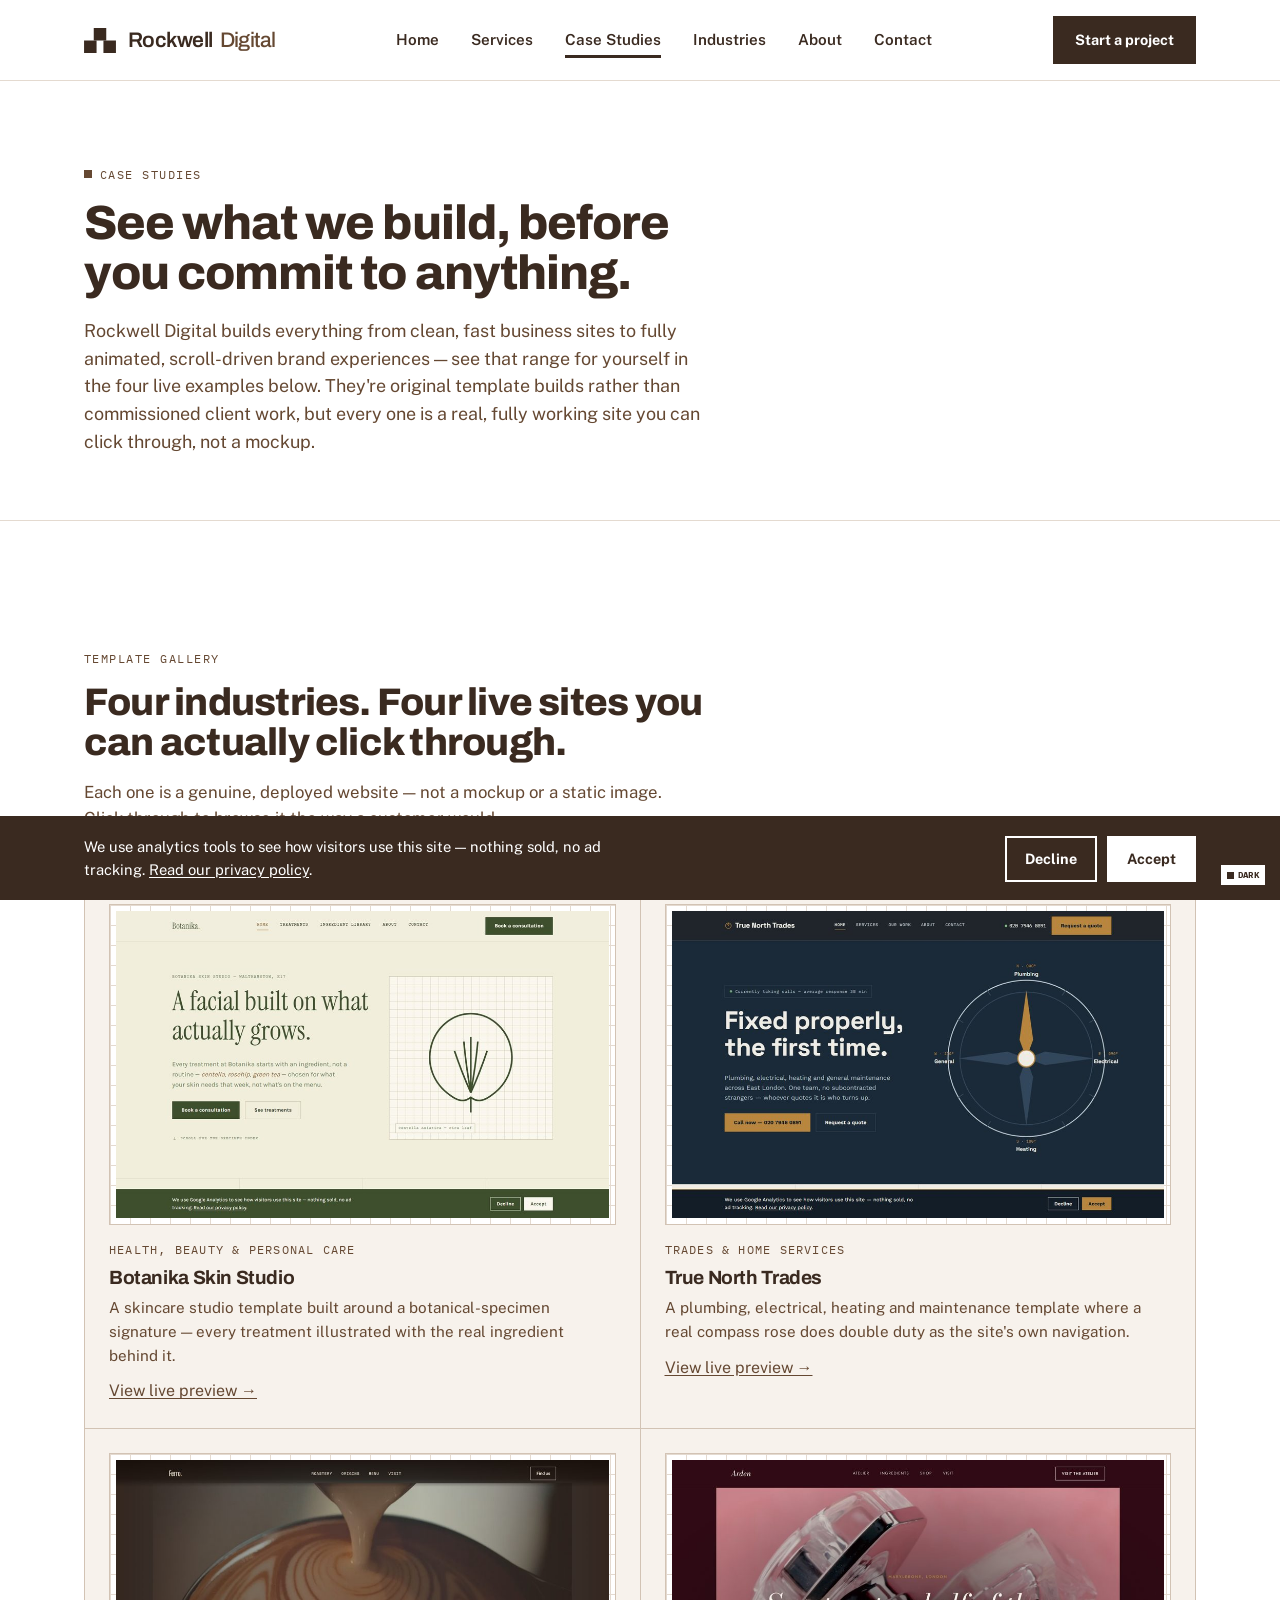
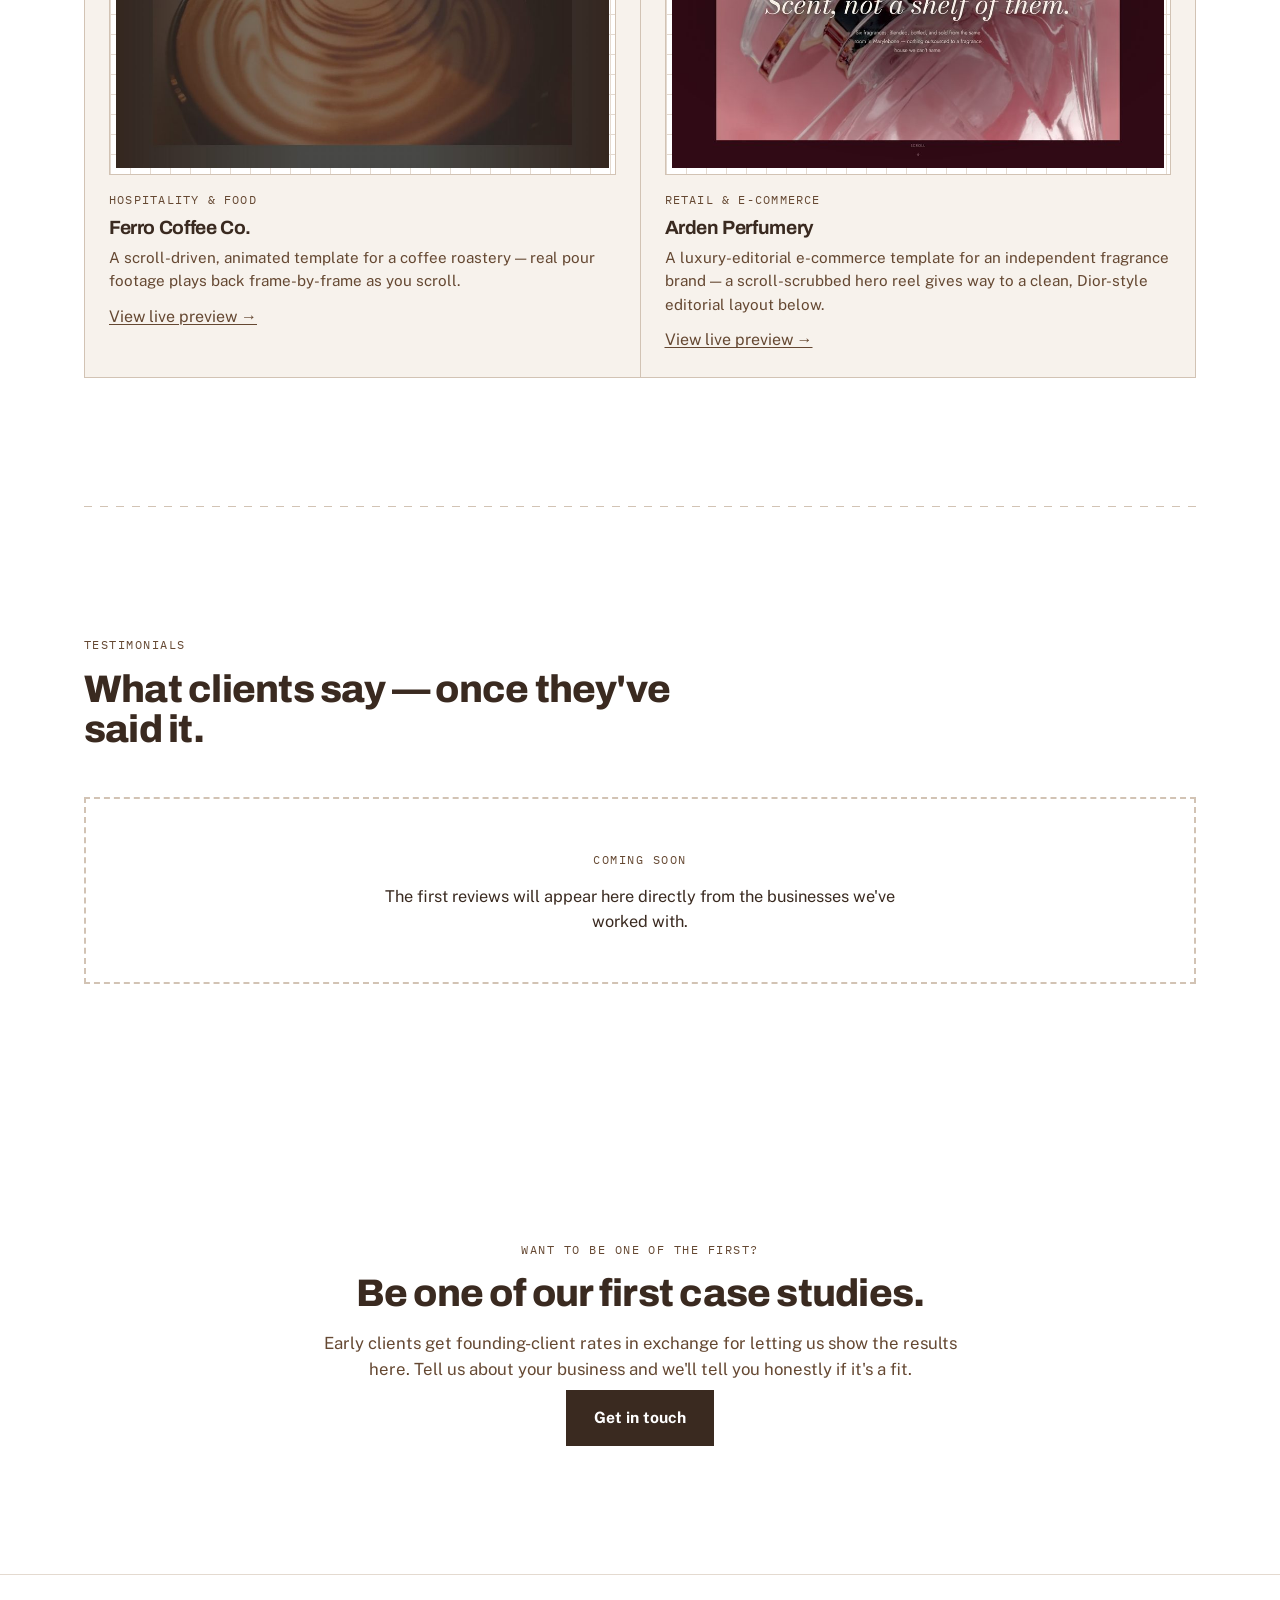
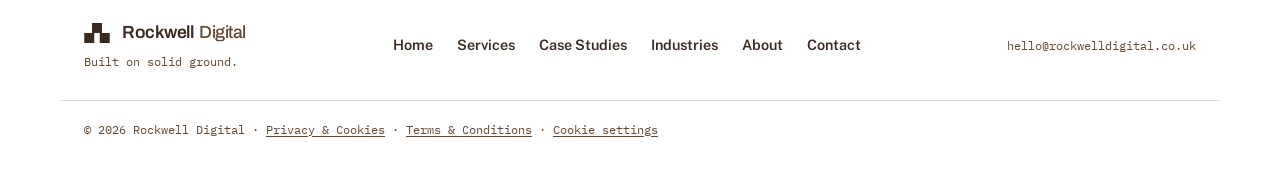
<file: case-studies.html>
<!doctype html>
<html lang="en">
<head>
  <meta charset="utf-8">
  <script>(function(){try{if(localStorage.getItem('rd-theme')==='dark'){document.documentElement.setAttribute('data-theme','dark');}}catch(e){}})();</script>
  <meta name="viewport" content="width=device-width, initial-scale=1">
  <title>Case Studies — Rockwell Digital</title>
  <meta name="description" content="Case studies and client feedback from Rockwell Digital — real projects, added as they're completed. No filler, no fake reviews in the meantime.">
  <link rel="preconnect" href="https://fonts.googleapis.com">
  <link rel="preconnect" href="https://fonts.gstatic.com" crossorigin>
  <link href="https://fonts.googleapis.com/css2?family=Archivo:wght@500;600;700;800;900&family=Public+Sans:wght@400;500;600;700&family=IBM+Plex+Mono:wght@400;500;600&display=swap" rel="stylesheet">
  <link rel="stylesheet" href="styles.css?v=39">
  <link rel="icon" href="favicon.svg" type="image/svg+xml">
</head>
<body>

  <a class="skip-link" href="#main">Skip to content</a>

  <div class="scroll-snake" aria-hidden="true"><div class="scroll-snake-fill" id="scrollFill"></div></div>

  <button class="theme-toggle" id="themeToggle" type="button" aria-pressed="false" aria-label="Switch to dark mode">
    <svg class="theme-toggle-icon" viewBox="0 0 10 10" aria-hidden="true"><rect width="10" height="10"></rect></svg>
    <span class="theme-toggle-label">Dark</span>
  </button>

  <header class="site-header">
    <div class="wrap header-inner">
      <a class="logo-lockup" href="index.html" aria-label="Rockwell Digital home">
        <svg class="logo-mark" viewBox="0 0 102 80" aria-hidden="true">
          <rect class="b-left" x="0" y="40" width="40" height="40"></rect>
          <rect class="b-right" x="62" y="40" width="40" height="40"></rect>
          <rect class="b-top" x="31" y="0" width="40" height="40"></rect>
        </svg>
        <span class="logo-wordmark"><span class="w-rockwell">Rockwell</span><span class="w-digital">Digital</span></span>
      </a>
      <nav class="main-nav" id="mainNav" aria-label="Primary">
        <a href="index.html">Home</a>
        <a href="services.html">Services</a>
        <a href="case-studies.html" aria-current="page">Case Studies</a>
        <a href="industries.html">Industries</a>
        <a href="about.html">About</a>
        <a href="contact.html">Contact</a>
      </nav>
      <div class="header-actions">
        <a class="btn btn-primary header-cta" href="contact.html"><span class="cta-full">Start a project</span><span class="cta-short">Start</span></a>
        <button class="nav-toggle" id="navToggle" type="button" aria-expanded="false" aria-controls="mainNav" aria-label="Open menu">
          <span></span><span></span><span></span>
        </button>
      </div>
    </div>
  </header>

  <main id="main">

    <section class="page-hero">
      <div class="wrap">
        <span class="eyebrow">Case Studies</span>
        <h1>See what we build, before you commit to anything.</h1>
        <p class="hero-sub">Rockwell Digital builds everything from clean, fast business sites to fully animated, scroll-driven brand experiences — see that range for yourself in the four live examples below. They're original template builds rather than commissioned client work, but every one is a real, fully working site you can click through, not a mockup.</p>
      </div>
    </section>

    <section>
      <div class="wrap">
        <div class="section-head reveal">
          <span class="section-tag">Template gallery</span>
          <h2>Four industries. Four live sites you can actually click through.</h2>
          <p>Each one is a genuine, deployed website — not a mockup or a static image. Click through to browse it the way a customer would.</p>
        </div>
        <div class="case-gallery">

          <div class="case-card reveal">
            <div class="case-card-image">
              <img src="assets/case-studies/botanika-skin-studio.jpg" alt="Botanika Skin Studio homepage — botanical specimen illustrations, nature-inspired skincare studio template" width="960" height="600" loading="lazy">
            </div>
            <div class="case-card-body">
              <span class="case-card-tag">Health, Beauty &amp; Personal Care</span>
              <h3>Botanika Skin Studio</h3>
              <p>A skincare studio template built around a botanical-specimen signature — every treatment illustrated with the real ingredient behind it.</p>
              <a class="cred-view" href="https://botanika-preview.rockwelldigital.co.uk/" target="_blank" rel="noopener">View live preview →</a>
            </div>
          </div>

          <div class="case-card reveal">
            <div class="case-card-image">
              <img src="assets/case-studies/true-north-trades.jpg" alt="True North Trades homepage — a compass-rose graphic mapping four trade services to four cardinal directions" width="960" height="600" loading="lazy">
            </div>
            <div class="case-card-body">
              <span class="case-card-tag">Trades &amp; Home Services</span>
              <h3>True North Trades</h3>
              <p>A plumbing, electrical, heating and maintenance template where a real compass rose does double duty as the site's own navigation.</p>
              <a class="cred-view" href="https://truenorth-preview.rockwelldigital.co.uk/" target="_blank" rel="noopener">View live preview →</a>
            </div>
          </div>

          <div class="case-card reveal">
            <div class="case-card-image">
              <img src="assets/case-studies/ferro-coffee.jpg" alt="Ferro Coffee Co. homepage — scroll-driven animated site with real latte-art pour footage" width="960" height="600" loading="lazy">
            </div>
            <div class="case-card-body">
              <span class="case-card-tag">Hospitality &amp; Food</span>
              <h3>Ferro Coffee Co.</h3>
              <p>A scroll-driven, animated template for a coffee roastery — real pour footage plays back frame-by-frame as you scroll.</p>
              <a class="cred-view" href="https://ferro-preview.rockwelldigital.co.uk/" target="_blank" rel="noopener">View live preview →</a>
            </div>
          </div>

          <div class="case-card reveal">
            <div class="case-card-image">
              <img src="assets/case-studies/arden-perfumery.jpg" alt="Arden Perfumery homepage — a cinematic, scroll-scrubbed hero reel of a real perfume bottle" width="960" height="600" loading="lazy">
            </div>
            <div class="case-card-body">
              <span class="case-card-tag">Retail &amp; E-commerce</span>
              <h3>Arden Perfumery</h3>
              <p>A luxury-editorial e-commerce template for an independent fragrance brand — a scroll-scrubbed hero reel gives way to a clean, Dior-style editorial layout below.</p>
              <a class="cred-view" href="https://arden-preview.rockwelldigital.co.uk/" target="_blank" rel="noopener">View live preview →</a>
            </div>
          </div>

        </div>
      </div>
    </section>

    <div class="wrap"><div class="divider"></div></div>

    <section>
      <div class="wrap">
        <div class="section-head reveal">
          <span class="section-tag">Testimonials</span>
          <h2>What clients say — once they've said it.</h2>
        </div>
        <div class="empty-state reveal">
          <span class="empty-state-tag">Coming soon</span>
          <p>The first reviews will appear here directly from the businesses we've worked with.</p>
        </div>
      </div>
    </section>

    <section class="cta-banner">
      <div class="wrap">
        <div class="section-head reveal">
          <span class="section-tag">Want to be one of the first?</span>
          <h2>Be one of our first case studies.</h2>
          <p>Early clients get founding-client rates in exchange for letting us show the results here. Tell us about your business and we'll tell you honestly if it's a fit.</p>
          <a class="btn btn-primary" href="contact.html">Get in touch</a>
        </div>
      </div>
    </section>

  </main>

  <footer class="site-footer">
    <div class="wrap footer-inner">
      <div class="footer-brand">
        <a class="logo-lockup" href="index.html" aria-label="Rockwell Digital home">
          <svg class="logo-mark" viewBox="0 0 102 80" aria-hidden="true" style="width:26px;height:20px;">
          <rect x="0" y="40" width="40" height="40"></rect>
          <rect x="62" y="40" width="40" height="40"></rect>
          <rect x="31" y="0" width="40" height="40"></rect>
        </svg>
        <span class="logo-wordmark" style="font-size:1.1rem;"><span class="w-rockwell">Rockwell</span><span class="w-digital">Digital</span></span>
      </a>
        <p class="footer-tagline">Built on solid ground.</p>
      </div>
      <nav class="footer-nav" aria-label="Footer">
        <a href="index.html">Home</a>
        <a href="services.html">Services</a>
        <a href="case-studies.html">Case Studies</a>
        <a href="industries.html">Industries</a>
        <a href="about.html">About</a>
        <a href="contact.html">Contact</a>
      </nav>
      <p class="footer-meta">hello@rockwelldigital.co.uk</p>
    </div>
    <div class="wrap footer-legal">
      <p>© <span id="year"></span> Rockwell Digital · <a href="privacy.html">Privacy &amp; Cookies</a> · <a href="terms.html">Terms &amp; Conditions</a> · <button type="button" class="cookie-settings-link" id="cookieSettingsBtn">Cookie settings</button></p>
    </div>
  </footer>

  <script src="cookie-consent.js?v=2" defer></script>
  <script src="script.js?v=19" defer></script>
</body>
</html>
</file>
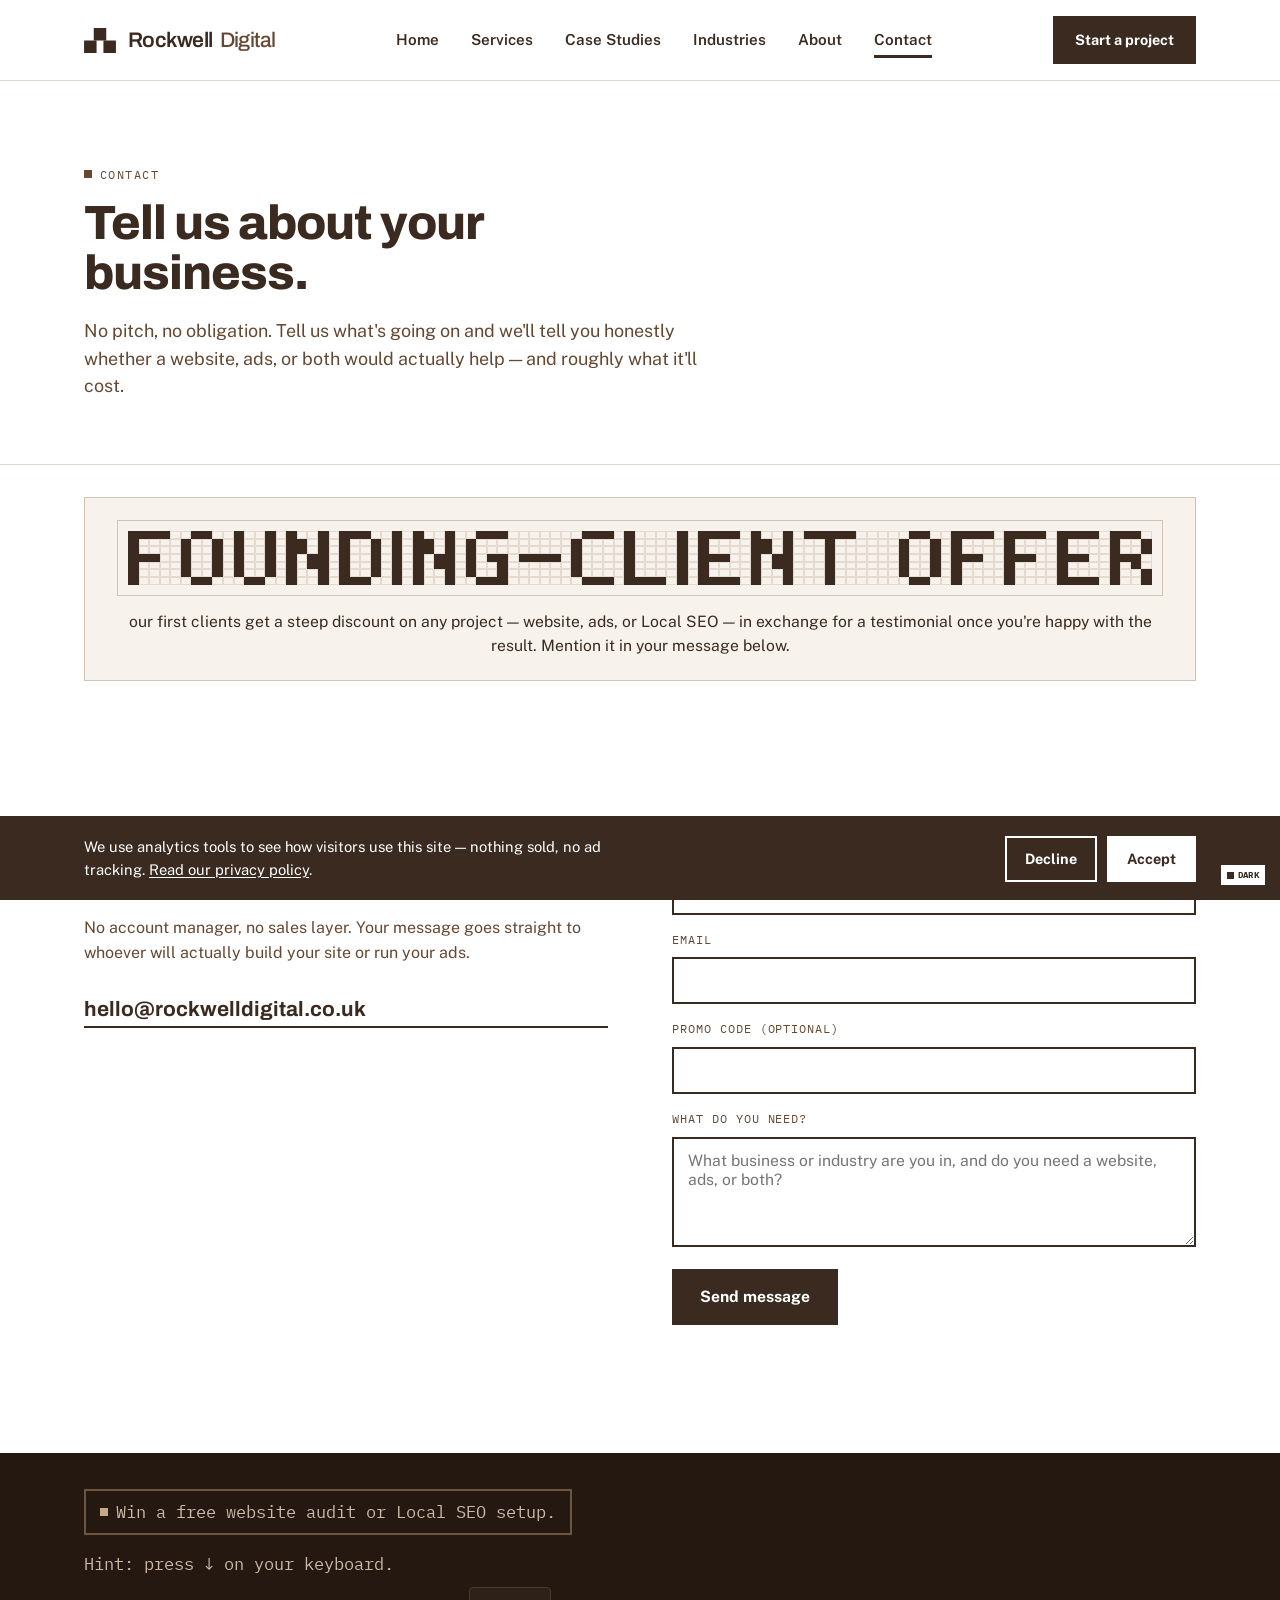
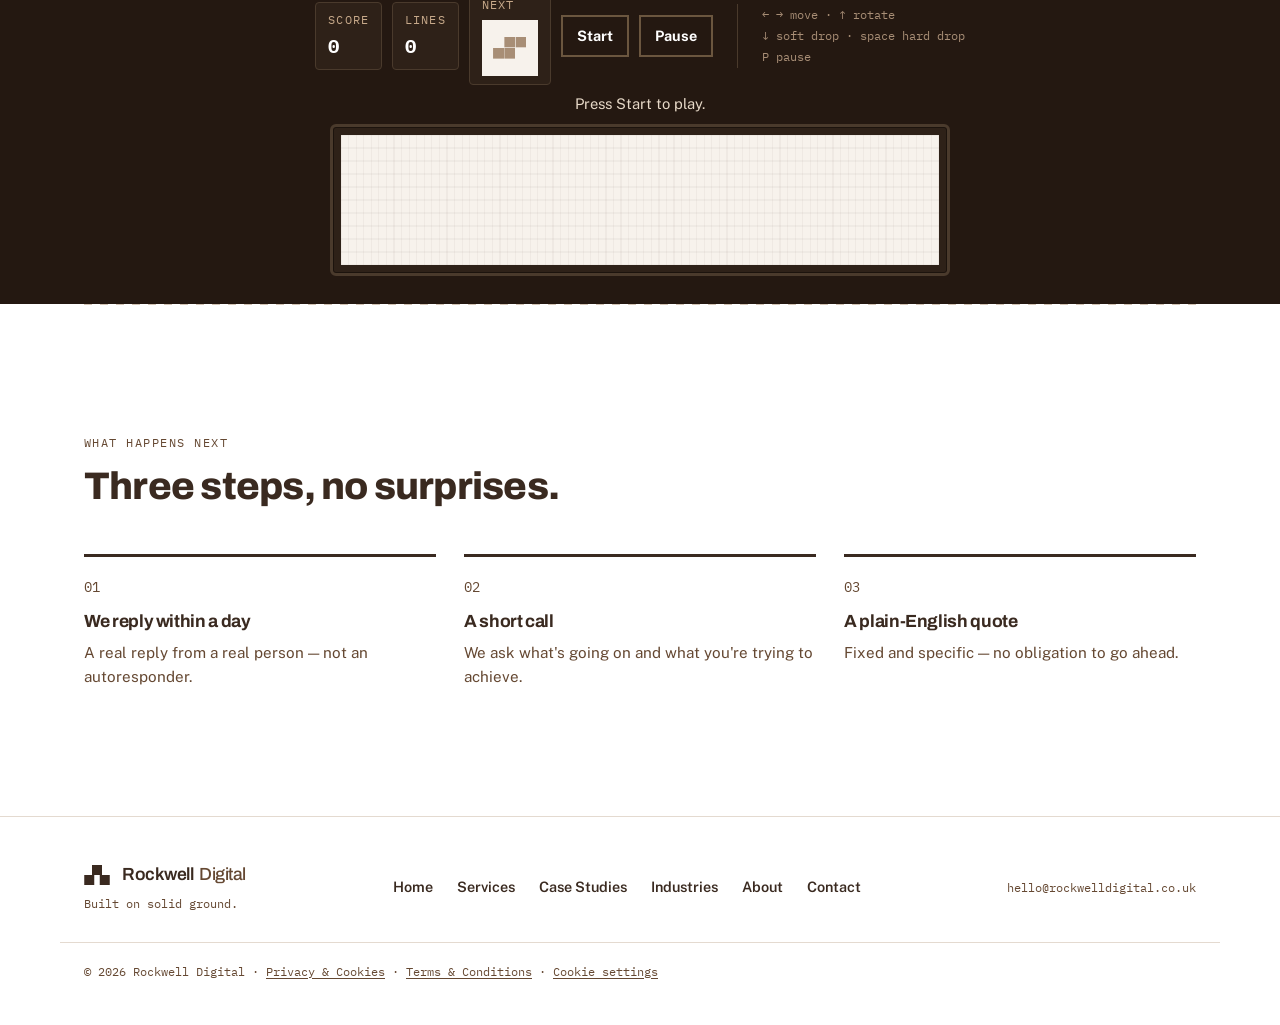
<file: contact.html>
<!doctype html>
<html lang="en">
<head>
  <meta charset="utf-8">
  <script>(function(){try{if(localStorage.getItem('rd-theme')==='dark'){document.documentElement.setAttribute('data-theme','dark');}}catch(e){}})();</script>
  <meta name="viewport" content="width=device-width, initial-scale=1">
  <title>Contact — Rockwell Digital</title>
  <meta name="description" content="Tell Rockwell Digital about your business. No pitch, no obligation — just an honest read on whether a website, ads, or both would actually help.">
  <link rel="preconnect" href="https://fonts.googleapis.com">
  <link rel="preconnect" href="https://fonts.gstatic.com" crossorigin>
  <link href="https://fonts.googleapis.com/css2?family=Archivo:wght@500;600;700;800;900&family=Public+Sans:wght@400;500;600;700&family=IBM+Plex+Mono:wght@400;500;600&display=swap" rel="stylesheet">
  <link rel="stylesheet" href="styles.css?v=39">
  <link rel="icon" href="favicon.svg" type="image/svg+xml">
</head>
<body>

  <a class="skip-link" href="#main">Skip to content</a>

  <div class="scroll-snake" aria-hidden="true"><div class="scroll-snake-fill" id="scrollFill"></div></div>

  <button class="theme-toggle" id="themeToggle" type="button" aria-pressed="false" aria-label="Switch to dark mode">
    <svg class="theme-toggle-icon" viewBox="0 0 10 10" aria-hidden="true"><rect width="10" height="10"></rect></svg>
    <span class="theme-toggle-label">Dark</span>
  </button>

  <header class="site-header">
    <div class="wrap header-inner">
      <a class="logo-lockup" href="index.html" aria-label="Rockwell Digital home">
        <svg class="logo-mark" viewBox="0 0 102 80" aria-hidden="true">
          <rect class="b-left" x="0" y="40" width="40" height="40"></rect>
          <rect class="b-right" x="62" y="40" width="40" height="40"></rect>
          <rect class="b-top" x="31" y="0" width="40" height="40"></rect>
        </svg>
        <span class="logo-wordmark"><span class="w-rockwell">Rockwell</span><span class="w-digital">Digital</span></span>
      </a>
      <nav class="main-nav" id="mainNav" aria-label="Primary">
        <a href="index.html">Home</a>
        <a href="services.html">Services</a>
        <a href="case-studies.html">Case Studies</a>
        <a href="industries.html">Industries</a>
        <a href="about.html">About</a>
        <a href="contact.html" aria-current="page">Contact</a>
      </nav>
      <div class="header-actions">
        <a class="btn btn-primary header-cta" href="contact.html"><span class="cta-full">Start a project</span><span class="cta-short">Start</span></a>
        <button class="nav-toggle" id="navToggle" type="button" aria-expanded="false" aria-controls="mainNav" aria-label="Open menu">
          <span></span><span></span><span></span>
        </button>
      </div>
    </div>
  </header>

  <main id="main">

    <section class="page-hero">
      <div class="hero-rain" id="heroRain" aria-hidden="true"></div>
      <div class="wrap">
        <span class="eyebrow">Contact</span>
        <h1>Tell us about your business.</h1>
        <p class="hero-sub">No pitch, no obligation. Tell us what's going on and we'll tell you honestly whether a website, ads, or both would actually help — and roughly what it'll cost.</p>
      </div>
    </section>

    <section class="why-footnote-banner">
      <div class="wrap">
        <div class="why-footnote-box">
          <p class="why-footnote"><strong class="offer-heading-fallback">Founding-client offer:</strong> our first clients get a steep discount on any project — website, ads, or Local SEO — in exchange for a testimonial once you're happy with the result. Mention it in your message below.</p>
        </div>
      </div>
    </section>

    <section id="contact">
      <div class="wrap">
        <div class="contact-grid">
          <div class="contact-copy reveal">
            <span class="section-tag">Get in touch</span>
            <h2>Direct to the person doing the work.</h2>
            <p>No account manager, no sales layer. Your message goes straight to whoever will actually build your site or run your ads.</p>
            <div class="contact-detail">
              <a href="mailto:hello@rockwelldigital.co.uk">hello@rockwelldigital.co.uk</a>
            </div>
          </div>
          <form class="contact-form reveal" id="contactForm">
            <div class="field">
              <label for="cf-name">Name</label>
              <input type="text" id="cf-name" name="name" required>
            </div>
            <div class="field">
              <label for="cf-email">Email</label>
              <input type="email" id="cf-email" name="email" required>
            </div>
            <div class="field">
              <label for="cf-promo">Promo code (optional)</label>
              <input type="text" id="cf-promo" name="promo" autocomplete="off">
            </div>
            <div class="field">
              <label for="cf-message">What do you need?</label>
              <textarea id="cf-message" name="message" required placeholder="What business or industry are you in, and do you need a website, ads, or both?"></textarea>
            </div>
            <button class="btn btn-primary" type="submit">Send message</button>
          </form>
        </div>
      </div>
    </section>

    <section class="play" id="play">
      <div class="wrap">
        <div class="section-head reveal">
          <p class="play-teaser"><span class="play-teaser-dot" aria-hidden="true"></span>Win a free website audit or Local SEO setup.</p>
          <p class="play-down-hint">Hint: press ↓ on your keyboard.</p>
        </div>
        <div class="game-shell reveal">
          <div class="game-panel">
            <div class="game-panel-left">
              <div class="game-stat">
                <span class="game-stat-label">Score</span>
                <span class="game-stat-value" id="stat-score">0</span>
              </div>
              <div class="game-stat">
                <span class="game-stat-label">Lines</span>
                <span class="game-stat-value" id="stat-lines">0</span>
              </div>
              <div class="next-piece-wrap">
                <span class="game-stat-label">Next</span>
                <canvas id="next-canvas" width="90" height="90"></canvas>
              </div>
              <div class="game-controls">
                <button class="game-btn" id="btn-start" type="button">Start</button>
                <button class="game-btn" id="btn-pause" type="button">Pause</button>
              </div>
            </div>
            <div class="game-panel-right">
              <p class="game-hint">← → move · ↑ rotate<br>↓ soft drop · space hard drop<br>P pause</p>
            </div>
          </div>
          <p class="game-message" id="game-message" aria-live="polite"></p>
          <div class="game-board-wrap">
            <canvas id="tetris-canvas" width="1027" height="130" role="img" aria-label="Playable Tetris game that spells out Rockwell Digital"></canvas>
            <div class="touch-controls" aria-label="Game touch controls">
              <button type="button" data-action="left" aria-label="Move left">◀</button>
              <button type="button" data-action="rotate" aria-label="Rotate">⟳</button>
              <button type="button" data-action="right" aria-label="Move right">▶</button>
              <button type="button" data-action="down" aria-label="Soft drop">▼</button>
            </div>
          </div>
        </div>
      </div>
    </section>

    <div class="wrap"><div class="divider"></div></div>

    <section>
      <div class="wrap">
        <div class="section-head reveal">
          <span class="section-tag">What happens next</span>
          <h2>Three steps, no surprises.</h2>
        </div>
        <div class="how-steps steps-3">
          <div class="how-step reveal">
            <span class="how-num">01</span>
            <h3>We reply within a day</h3>
            <p>A real reply from a real person — not an autoresponder.</p>
          </div>
          <div class="how-step reveal">
            <span class="how-num">02</span>
            <h3>A short call</h3>
            <p>We ask what's going on and what you're trying to achieve.</p>
          </div>
          <div class="how-step reveal">
            <span class="how-num">03</span>
            <h3>A plain-English quote</h3>
            <p>Fixed and specific — no obligation to go ahead.</p>
          </div>
        </div>
      </div>
    </section>

  </main>

  <footer class="site-footer">
    <div class="wrap footer-inner">
      <div class="footer-brand">
        <a class="logo-lockup" href="index.html" aria-label="Rockwell Digital home">
          <svg class="logo-mark" viewBox="0 0 102 80" aria-hidden="true" style="width:26px;height:20px;">
          <rect x="0" y="40" width="40" height="40"></rect>
          <rect x="62" y="40" width="40" height="40"></rect>
          <rect x="31" y="0" width="40" height="40"></rect>
        </svg>
        <span class="logo-wordmark" style="font-size:1.1rem;"><span class="w-rockwell">Rockwell</span><span class="w-digital">Digital</span></span>
      </a>
        <p class="footer-tagline">Built on solid ground.</p>
      </div>
      <nav class="footer-nav" aria-label="Footer">
        <a href="index.html">Home</a>
        <a href="services.html">Services</a>
        <a href="case-studies.html">Case Studies</a>
        <a href="industries.html">Industries</a>
        <a href="about.html">About</a>
        <a href="contact.html">Contact</a>
      </nav>
      <p class="footer-meta">hello@rockwelldigital.co.uk</p>
    </div>
    <div class="wrap footer-legal">
      <p>© <span id="year"></span> Rockwell Digital · <a href="privacy.html">Privacy &amp; Cookies</a> · <a href="terms.html">Terms &amp; Conditions</a> · <button type="button" class="cookie-settings-link" id="cookieSettingsBtn">Cookie settings</button></p>
    </div>
  </footer>

  <dialog class="win-modal" id="winModal" aria-labelledby="winModalTitle" aria-describedby="winModalDesc">
    <form method="dialog" class="win-modal-inner">
      <button type="submit" class="win-modal-close" aria-label="Close">&times;</button>
      <span class="section-tag">You won</span>
      <h2 id="winModalTitle">Congratulations!</h2>
      <p id="winModalDesc">Pick one free prize for your business — delivered within a few days, no obligation to go further.</p>
      <div class="win-modal-choices" role="group" aria-label="Choose your free prize">
        <button type="button" class="win-modal-choice" id="winChoiceAudit" autofocus
          data-code="ROCKAUDIT"
          data-message="I'd like to claim my free website audit (code ROCKAUDIT). Here's the URL: ">
          <span class="win-modal-choice-label">Free website audit</span>
          <span class="win-modal-code">ROCKAUDIT</span>
        </button>
        <button type="button" class="win-modal-choice" id="winChoiceSeo"
          data-code="ROCKSEO"
          data-message="I'd like to claim my free Local SEO setup (code ROCKSEO). Here are my business details: ">
          <span class="win-modal-choice-label">Free Local SEO setup</span>
          <span class="win-modal-code">ROCKSEO</span>
        </button>
      </div>
      <div class="win-modal-actions">
        <button type="submit" class="btn btn-secondary">Maybe later</button>
      </div>
    </form>
  </dialog>

  <script src="cookie-consent.js?v=2" defer></script>
  <script src="script.js?v=19" defer></script>
  <script src="tetris.js?v=9" defer></script>
</body>
</html>
</file>
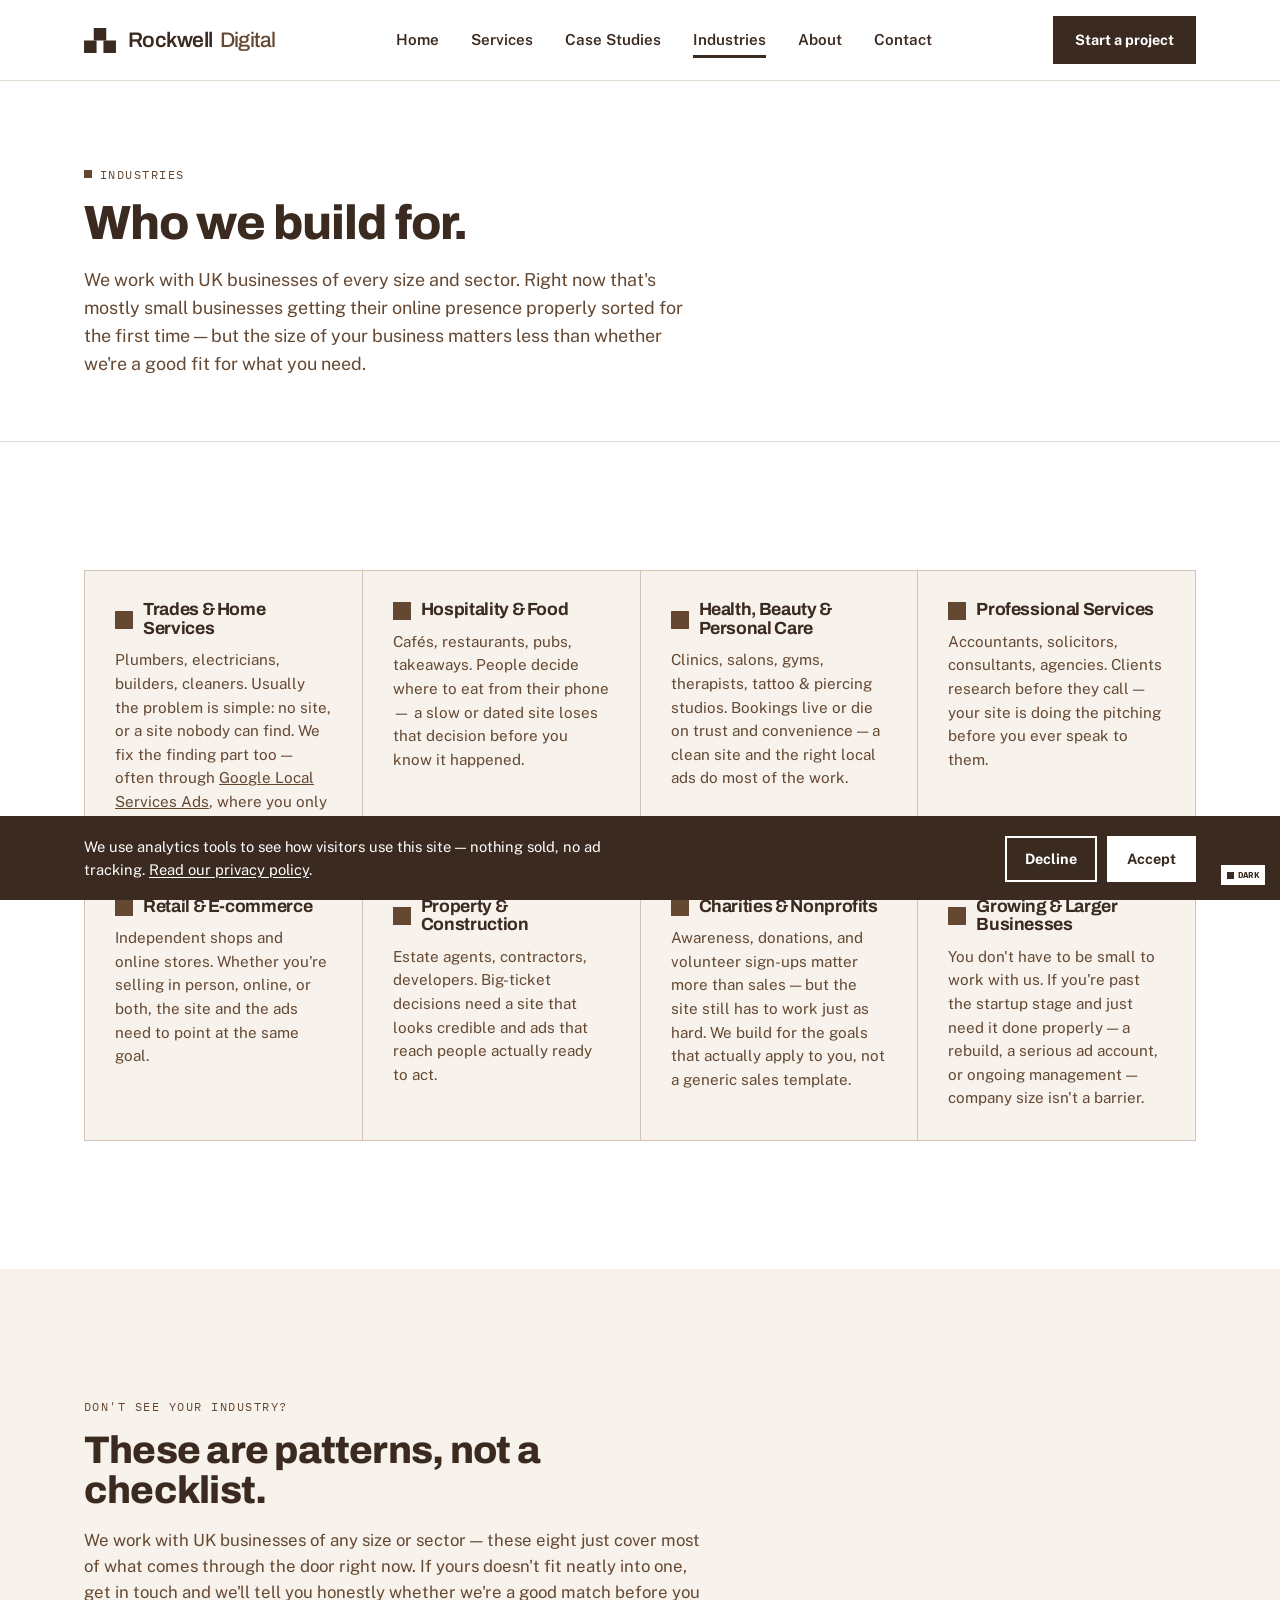
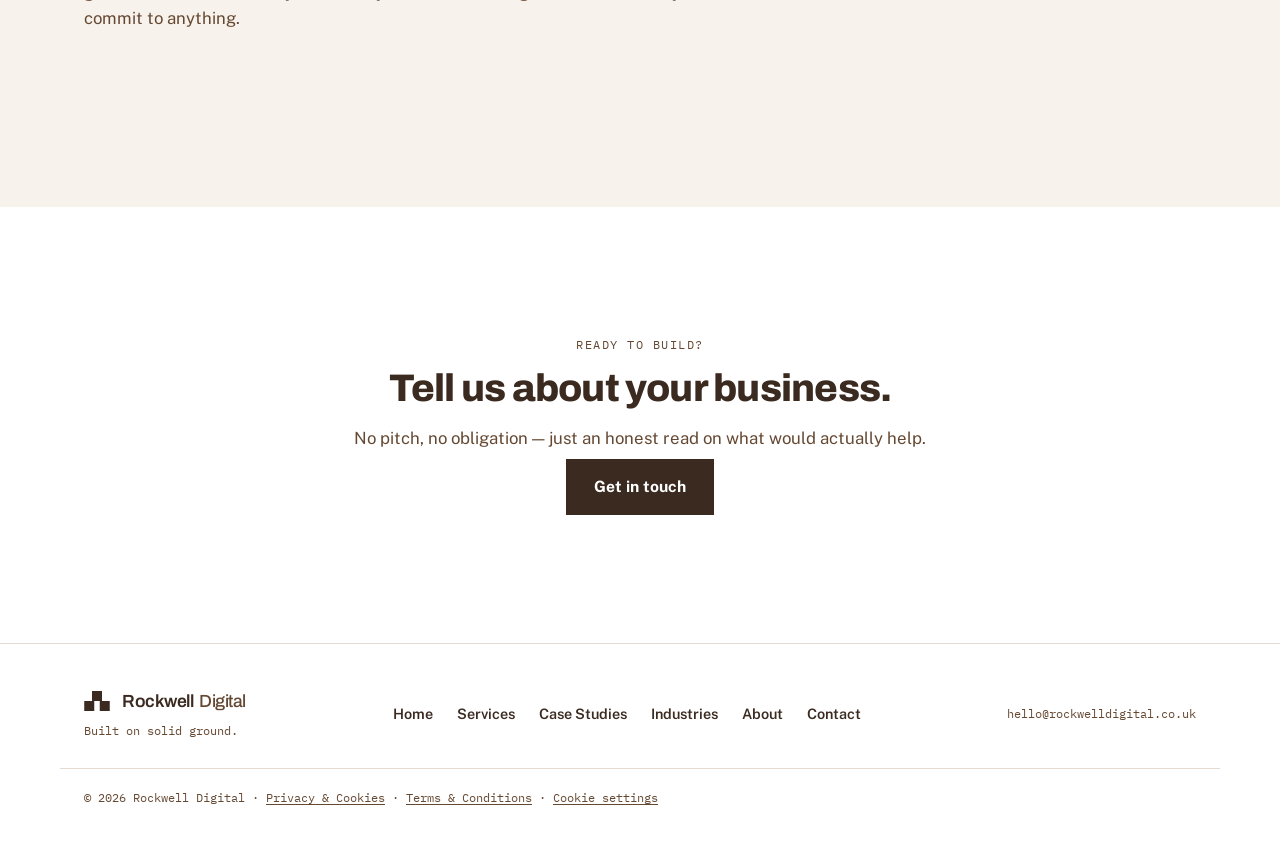
<file: industries.html>
<!doctype html>
<html lang="en">
<head>
  <meta charset="utf-8">
  <script>(function(){try{if(localStorage.getItem('rd-theme')==='dark'){document.documentElement.setAttribute('data-theme','dark');}}catch(e){}})();</script>
  <meta name="viewport" content="width=device-width, initial-scale=1">
  <title>Industries — Rockwell Digital</title>
  <meta name="description" content="The kinds of UK businesses Rockwell Digital works with, of any size — trades, hospitality, health &amp; beauty, professional services, retail, property, nonprofits, and more.">
  <link rel="preconnect" href="https://fonts.googleapis.com">
  <link rel="preconnect" href="https://fonts.gstatic.com" crossorigin>
  <link href="https://fonts.googleapis.com/css2?family=Archivo:wght@500;600;700;800;900&family=Public+Sans:wght@400;500;600;700&family=IBM+Plex+Mono:wght@400;500;600&display=swap" rel="stylesheet">
  <link rel="stylesheet" href="styles.css?v=39">
  <link rel="icon" href="favicon.svg" type="image/svg+xml">
</head>
<body>

  <a class="skip-link" href="#main">Skip to content</a>

  <div class="scroll-snake" aria-hidden="true"><div class="scroll-snake-fill" id="scrollFill"></div></div>

  <button class="theme-toggle" id="themeToggle" type="button" aria-pressed="false" aria-label="Switch to dark mode">
    <svg class="theme-toggle-icon" viewBox="0 0 10 10" aria-hidden="true"><rect width="10" height="10"></rect></svg>
    <span class="theme-toggle-label">Dark</span>
  </button>

  <header class="site-header">
    <div class="wrap header-inner">
      <a class="logo-lockup" href="index.html" aria-label="Rockwell Digital home">
        <svg class="logo-mark" viewBox="0 0 102 80" aria-hidden="true">
          <rect class="b-left" x="0" y="40" width="40" height="40"></rect>
          <rect class="b-right" x="62" y="40" width="40" height="40"></rect>
          <rect class="b-top" x="31" y="0" width="40" height="40"></rect>
        </svg>
        <span class="logo-wordmark"><span class="w-rockwell">Rockwell</span><span class="w-digital">Digital</span></span>
      </a>
      <nav class="main-nav" id="mainNav" aria-label="Primary">
        <a href="index.html">Home</a>
        <a href="services.html">Services</a>
        <a href="case-studies.html">Case Studies</a>
        <a href="industries.html" aria-current="page">Industries</a>
        <a href="about.html">About</a>
        <a href="contact.html">Contact</a>
      </nav>
      <div class="header-actions">
        <a class="btn btn-primary header-cta" href="contact.html"><span class="cta-full">Start a project</span><span class="cta-short">Start</span></a>
        <button class="nav-toggle" id="navToggle" type="button" aria-expanded="false" aria-controls="mainNav" aria-label="Open menu">
          <span></span><span></span><span></span>
        </button>
      </div>
    </div>
  </header>

  <main id="main">

    <section class="page-hero">
      <div class="wrap">
        <span class="eyebrow">Industries</span>
        <h1>Who we build for.</h1>
        <p class="hero-sub">We work with UK businesses of every size and sector. Right now that's mostly small businesses getting their online presence properly sorted for the first time — but the size of your business matters less than whether we're a good fit for what you need.</p>
      </div>
    </section>

    <section>
      <div class="wrap">
        <div class="industries-grid">
          <div class="why-card reveal">
            <h3><svg viewBox="0 0 10 10" aria-hidden="true"><rect width="10" height="10"></rect></svg>Trades &amp; Home Services</h3>
            <p>Plumbers, electricians, builders, cleaners. Usually the problem is simple: no site, or a site nobody can find. We fix the finding part too — often through <a href="ads-management.html#local-services-ads">Google Local Services Ads</a>, where you only pay for real leads, not clicks.</p>
          </div>
          <div class="why-card reveal">
            <h3><svg viewBox="0 0 10 10" aria-hidden="true"><rect width="10" height="10"></rect></svg>Hospitality &amp; Food</h3>
            <p>Cafés, restaurants, pubs, takeaways. People decide where to eat from their phone — a slow or dated site loses that decision before you know it happened.</p>
          </div>
          <div class="why-card reveal">
            <h3><svg viewBox="0 0 10 10" aria-hidden="true"><rect width="10" height="10"></rect></svg>Health, Beauty &amp; Personal Care</h3>
            <p>Clinics, salons, gyms, therapists, tattoo &amp; piercing studios. Bookings live or die on trust and convenience — a clean site and the right local ads do most of the work.</p>
          </div>
          <div class="why-card reveal">
            <h3><svg viewBox="0 0 10 10" aria-hidden="true"><rect width="10" height="10"></rect></svg>Professional Services</h3>
            <p>Accountants, solicitors, consultants, agencies. Clients research before they call — your site is doing the pitching before you ever speak to them.</p>
          </div>
          <div class="why-card reveal">
            <h3><svg viewBox="0 0 10 10" aria-hidden="true"><rect width="10" height="10"></rect></svg>Retail &amp; E-commerce</h3>
            <p>Independent shops and online stores. Whether you're selling in person, online, or both, the site and the ads need to point at the same goal.</p>
          </div>
          <div class="why-card reveal">
            <h3><svg viewBox="0 0 10 10" aria-hidden="true"><rect width="10" height="10"></rect></svg>Property &amp; Construction</h3>
            <p>Estate agents, contractors, developers. Big-ticket decisions need a site that looks credible and ads that reach people actually ready to act.</p>
          </div>
          <div class="why-card reveal">
            <h3><svg viewBox="0 0 10 10" aria-hidden="true"><rect width="10" height="10"></rect></svg>Charities &amp; Nonprofits</h3>
            <p>Awareness, donations, and volunteer sign-ups matter more than sales — but the site still has to work just as hard. We build for the goals that actually apply to you, not a generic sales template.</p>
          </div>
          <div class="why-card reveal">
            <h3><svg viewBox="0 0 10 10" aria-hidden="true"><rect width="10" height="10"></rect></svg>Growing &amp; Larger Businesses</h3>
            <p>You don't have to be small to work with us. If you're past the startup stage and just need it done properly — a rebuild, a serious ad account, or ongoing management — company size isn't a barrier.</p>
          </div>
        </div>
      </div>
    </section>

    <section class="why">
      <div class="wrap">
        <div class="section-head reveal">
          <span class="section-tag">Don't see your industry?</span>
          <h2>These are patterns, not a checklist.</h2>
          <p>We work with UK businesses of any size or sector — these eight just cover most of what comes through the door right now. If yours doesn't fit neatly into one, get in touch and we'll tell you honestly whether we're a good match before you commit to anything.</p>
        </div>
      </div>
    </section>

    <section class="cta-banner">
      <div class="wrap">
        <div class="section-head reveal">
          <span class="section-tag">Ready to build?</span>
          <h2>Tell us about your business.</h2>
          <p>No pitch, no obligation — just an honest read on what would actually help.</p>
          <a class="btn btn-primary" href="contact.html">Get in touch</a>
        </div>
      </div>
    </section>

  </main>

  <footer class="site-footer">
    <div class="wrap footer-inner">
      <div class="footer-brand">
        <a class="logo-lockup" href="index.html" aria-label="Rockwell Digital home">
          <svg class="logo-mark" viewBox="0 0 102 80" aria-hidden="true" style="width:26px;height:20px;">
          <rect x="0" y="40" width="40" height="40"></rect>
          <rect x="62" y="40" width="40" height="40"></rect>
          <rect x="31" y="0" width="40" height="40"></rect>
        </svg>
        <span class="logo-wordmark" style="font-size:1.1rem;"><span class="w-rockwell">Rockwell</span><span class="w-digital">Digital</span></span>
      </a>
        <p class="footer-tagline">Built on solid ground.</p>
      </div>
      <nav class="footer-nav" aria-label="Footer">
        <a href="index.html">Home</a>
        <a href="services.html">Services</a>
        <a href="case-studies.html">Case Studies</a>
        <a href="industries.html">Industries</a>
        <a href="about.html">About</a>
        <a href="contact.html">Contact</a>
      </nav>
      <p class="footer-meta">hello@rockwelldigital.co.uk</p>
    </div>
    <div class="wrap footer-legal">
      <p>© <span id="year"></span> Rockwell Digital · <a href="privacy.html">Privacy &amp; Cookies</a> · <a href="terms.html">Terms &amp; Conditions</a> · <button type="button" class="cookie-settings-link" id="cookieSettingsBtn">Cookie settings</button></p>
    </div>
  </footer>

  <script src="cookie-consent.js?v=2" defer></script>
  <script src="script.js?v=19" defer></script>
</body>
</html>
</file>
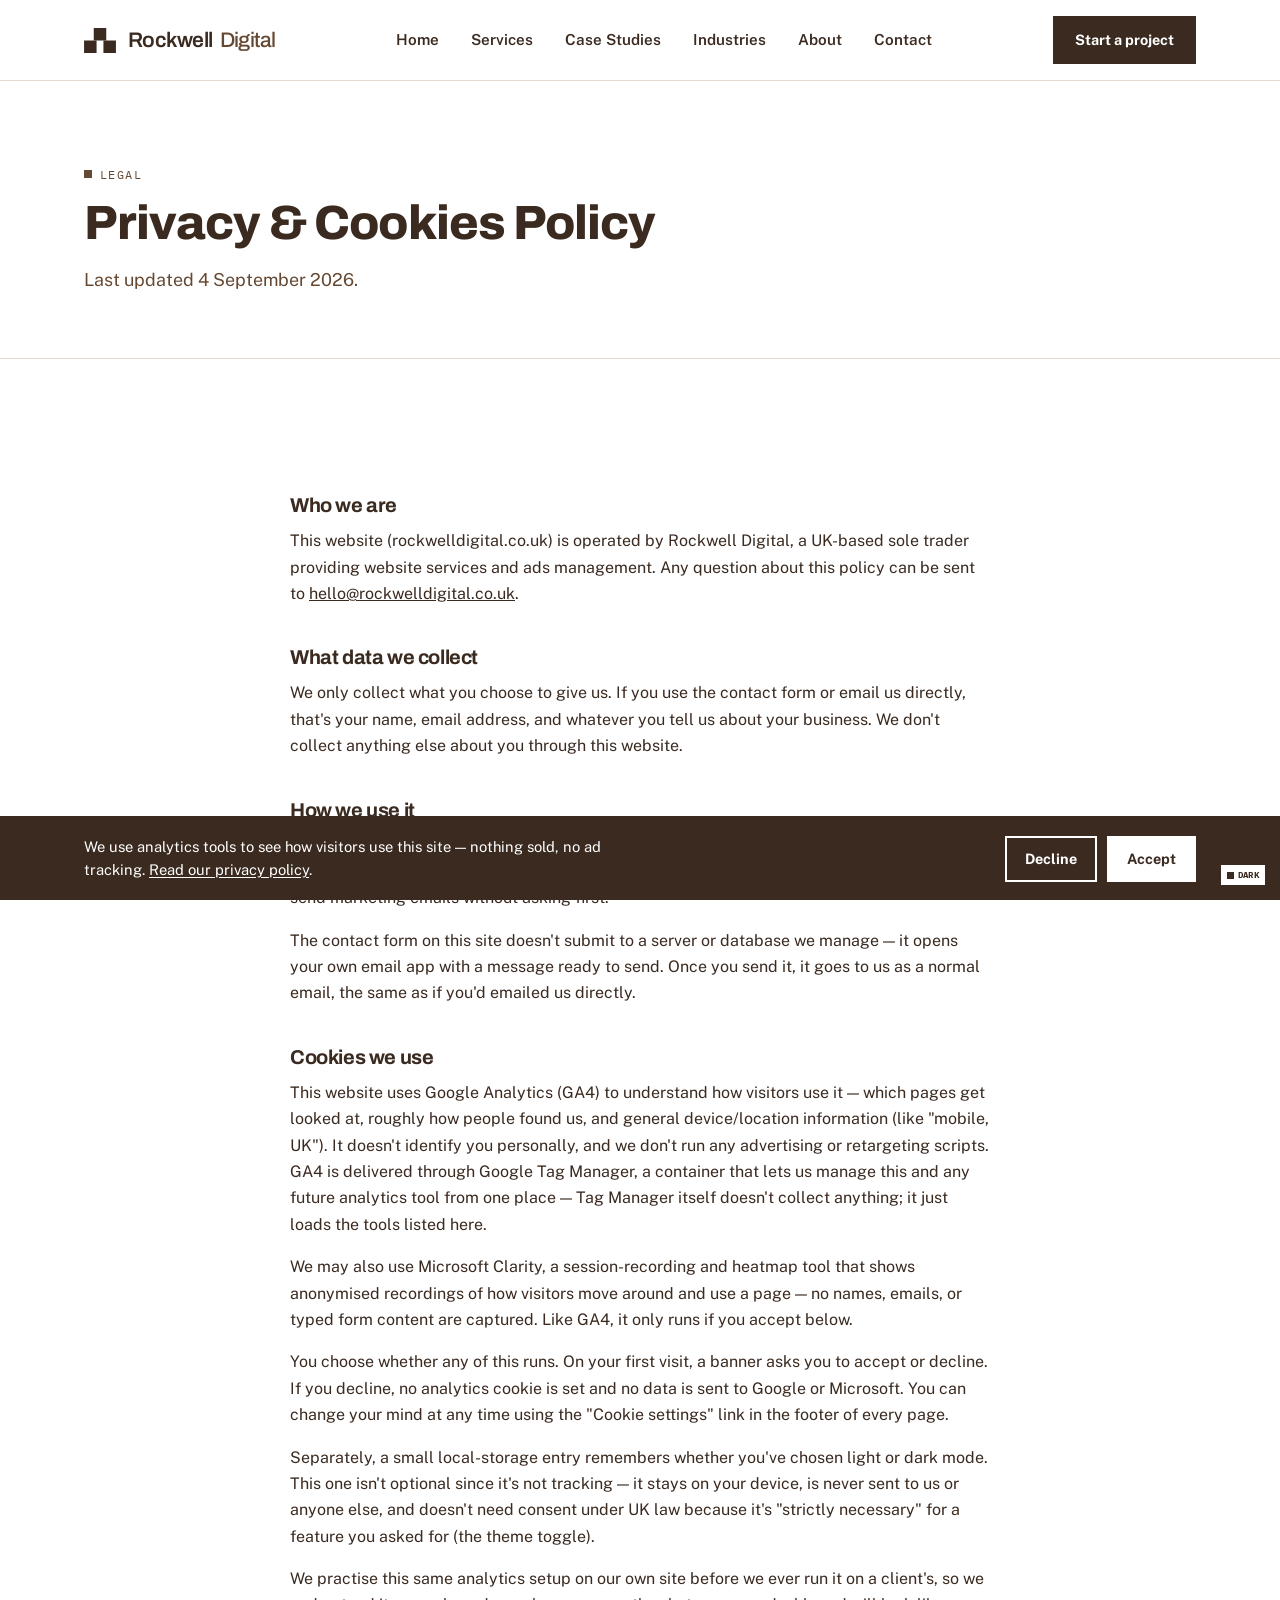
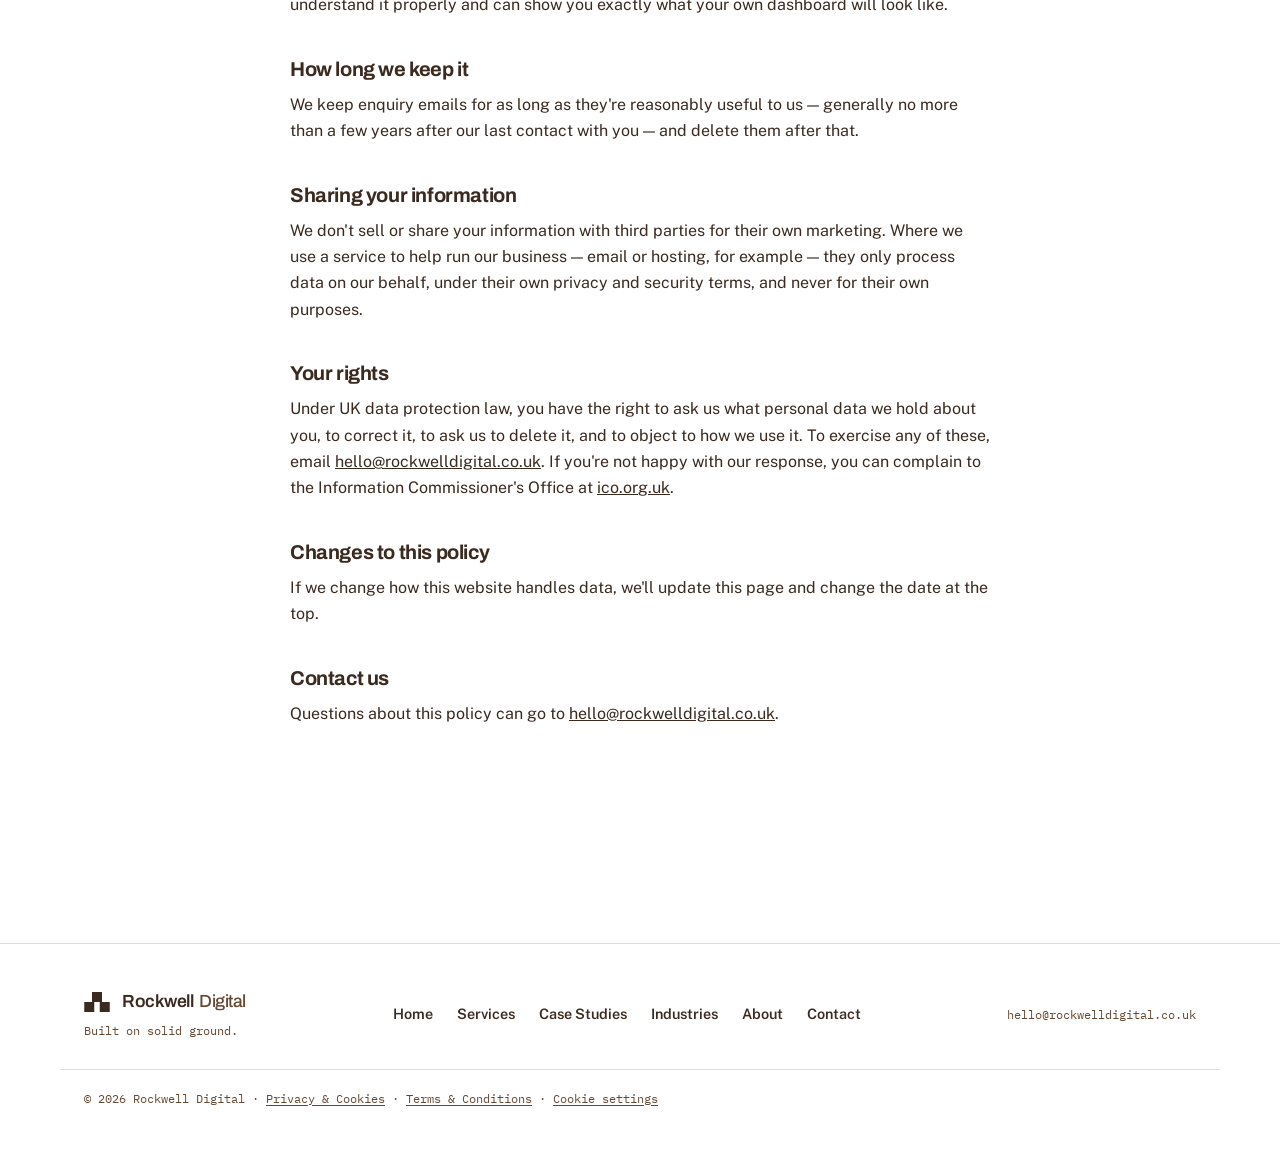
<file: privacy.html>
<!doctype html>
<html lang="en">
<head>
  <meta charset="utf-8">
  <script>(function(){try{if(localStorage.getItem('rd-theme')==='dark'){document.documentElement.setAttribute('data-theme','dark');}}catch(e){}})();</script>
  <meta name="viewport" content="width=device-width, initial-scale=1">
  <title>Privacy &amp; Cookies Policy — Rockwell Digital</title>
  <meta name="description" content="How Rockwell Digital handles data and cookies on this website.">
  <link rel="preconnect" href="https://fonts.googleapis.com">
  <link rel="preconnect" href="https://fonts.gstatic.com" crossorigin>
  <link href="https://fonts.googleapis.com/css2?family=Archivo:wght@500;600;700;800;900&family=Public+Sans:wght@400;500;600;700&family=IBM+Plex+Mono:wght@400;500;600&display=swap" rel="stylesheet">
  <link rel="stylesheet" href="styles.css?v=39">
  <link rel="icon" href="favicon.svg" type="image/svg+xml">
</head>
<body>

  <a class="skip-link" href="#main">Skip to content</a>

  <div class="scroll-snake" aria-hidden="true"><div class="scroll-snake-fill" id="scrollFill"></div></div>

  <button class="theme-toggle" id="themeToggle" type="button" aria-pressed="false" aria-label="Switch to dark mode">
    <svg class="theme-toggle-icon" viewBox="0 0 10 10" aria-hidden="true"><rect width="10" height="10"></rect></svg>
    <span class="theme-toggle-label">Dark</span>
  </button>

  <header class="site-header">
    <div class="wrap header-inner">
      <a class="logo-lockup" href="index.html" aria-label="Rockwell Digital home">
        <svg class="logo-mark" viewBox="0 0 102 80" aria-hidden="true">
          <rect class="b-left" x="0" y="40" width="40" height="40"></rect>
          <rect class="b-right" x="62" y="40" width="40" height="40"></rect>
          <rect class="b-top" x="31" y="0" width="40" height="40"></rect>
        </svg>
        <span class="logo-wordmark"><span class="w-rockwell">Rockwell</span><span class="w-digital">Digital</span></span>
      </a>
      <nav class="main-nav" id="mainNav" aria-label="Primary">
        <a href="index.html">Home</a>
        <a href="services.html">Services</a>
        <a href="case-studies.html">Case Studies</a>
        <a href="industries.html">Industries</a>
        <a href="about.html">About</a>
        <a href="contact.html">Contact</a>
      </nav>
      <div class="header-actions">
        <a class="btn btn-primary header-cta" href="contact.html"><span class="cta-full">Start a project</span><span class="cta-short">Start</span></a>
        <button class="nav-toggle" id="navToggle" type="button" aria-expanded="false" aria-controls="mainNav" aria-label="Open menu">
          <span></span><span></span><span></span>
        </button>
      </div>
    </div>
  </header>

  <main id="main">

    <section class="page-hero">
      <div class="wrap">
        <span class="eyebrow">Legal</span>
        <h1>Privacy &amp; Cookies Policy</h1>
        <p class="hero-sub">Last updated 4 September 2026.</p>
      </div>
    </section>

    <section>
      <div class="wrap legal-content">

        <h2>Who we are</h2>
        <p>This website (rockwelldigital.co.uk) is operated by Rockwell Digital, a UK-based sole trader providing website services and ads management. Any question about this policy can be sent to <a href="mailto:hello@rockwelldigital.co.uk">hello@rockwelldigital.co.uk</a>.</p>

        <h2>What data we collect</h2>
        <p>We only collect what you choose to give us. If you use the contact form or email us directly, that's your name, email address, and whatever you tell us about your business. We don't collect anything else about you through this website.</p>

        <h2>How we use it</h2>
        <p>We use it to reply to your enquiry and, if we start working together, to deliver that work. We won't sell it, rent it out, or use it for anything unrelated. We won't add you to a mailing list or send marketing emails without asking first.</p>
        <p>The contact form on this site doesn't submit to a server or database we manage — it opens your own email app with a message ready to send. Once you send it, it goes to us as a normal email, the same as if you'd emailed us directly.</p>

        <h2>Cookies we use</h2>
        <p>This website uses Google Analytics (GA4) to understand how visitors use it — which pages get looked at, roughly how people found us, and general device/location information (like "mobile, UK"). It doesn't identify you personally, and we don't run any advertising or retargeting scripts. GA4 is delivered through Google Tag Manager, a container that lets us manage this and any future analytics tool from one place — Tag Manager itself doesn't collect anything; it just loads the tools listed here.</p>
        <p>We may also use Microsoft Clarity, a session-recording and heatmap tool that shows anonymised recordings of how visitors move around and use a page — no names, emails, or typed form content are captured. Like GA4, it only runs if you accept below.</p>
        <p>You choose whether any of this runs. On your first visit, a banner asks you to accept or decline. If you decline, no analytics cookie is set and no data is sent to Google or Microsoft. You can change your mind at any time using the "Cookie settings" link in the footer of every page.</p>
        <p>Separately, a small local-storage entry remembers whether you've chosen light or dark mode. This one isn't optional since it's not tracking — it stays on your device, is never sent to us or anyone else, and doesn't need consent under UK law because it's "strictly necessary" for a feature you asked for (the theme toggle).</p>
        <p>We practise this same analytics setup on our own site before we ever run it on a client's, so we understand it properly and can show you exactly what your own dashboard will look like.</p>

        <h2>How long we keep it</h2>
        <p>We keep enquiry emails for as long as they're reasonably useful to us — generally no more than a few years after our last contact with you — and delete them after that.</p>

        <h2>Sharing your information</h2>
        <p>We don't sell or share your information with third parties for their own marketing. Where we use a service to help run our business — email or hosting, for example — they only process data on our behalf, under their own privacy and security terms, and never for their own purposes.</p>

        <h2>Your rights</h2>
        <p>Under UK data protection law, you have the right to ask us what personal data we hold about you, to correct it, to ask us to delete it, and to object to how we use it. To exercise any of these, email <a href="mailto:hello@rockwelldigital.co.uk">hello@rockwelldigital.co.uk</a>. If you're not happy with our response, you can complain to the Information Commissioner's Office at <a href="https://ico.org.uk" target="_blank" rel="noopener">ico.org.uk</a>.</p>

        <h2>Changes to this policy</h2>
        <p>If we change how this website handles data, we'll update this page and change the date at the top.</p>

        <h2>Contact us</h2>
        <p>Questions about this policy can go to <a href="mailto:hello@rockwelldigital.co.uk">hello@rockwelldigital.co.uk</a>.</p>

      </div>
    </section>

  </main>

  <footer class="site-footer">
    <div class="wrap footer-inner">
      <div class="footer-brand">
        <a class="logo-lockup" href="index.html" aria-label="Rockwell Digital home">
          <svg class="logo-mark" viewBox="0 0 102 80" aria-hidden="true" style="width:26px;height:20px;">
          <rect x="0" y="40" width="40" height="40"></rect>
          <rect x="62" y="40" width="40" height="40"></rect>
          <rect x="31" y="0" width="40" height="40"></rect>
        </svg>
        <span class="logo-wordmark" style="font-size:1.1rem;"><span class="w-rockwell">Rockwell</span><span class="w-digital">Digital</span></span>
      </a>
        <p class="footer-tagline">Built on solid ground.</p>
      </div>
      <nav class="footer-nav" aria-label="Footer">
        <a href="index.html">Home</a>
        <a href="services.html">Services</a>
        <a href="case-studies.html">Case Studies</a>
        <a href="industries.html">Industries</a>
        <a href="about.html">About</a>
        <a href="contact.html">Contact</a>
      </nav>
      <p class="footer-meta">hello@rockwelldigital.co.uk</p>
    </div>
    <div class="wrap footer-legal">
      <p>© <span id="year"></span> Rockwell Digital · <a href="privacy.html">Privacy &amp; Cookies</a> · <a href="terms.html">Terms &amp; Conditions</a> · <button type="button" class="cookie-settings-link" id="cookieSettingsBtn">Cookie settings</button></p>
    </div>
  </footer>

  <script src="cookie-consent.js?v=2" defer></script>
  <script src="script.js?v=19" defer></script>
</body>
</html>
</file>
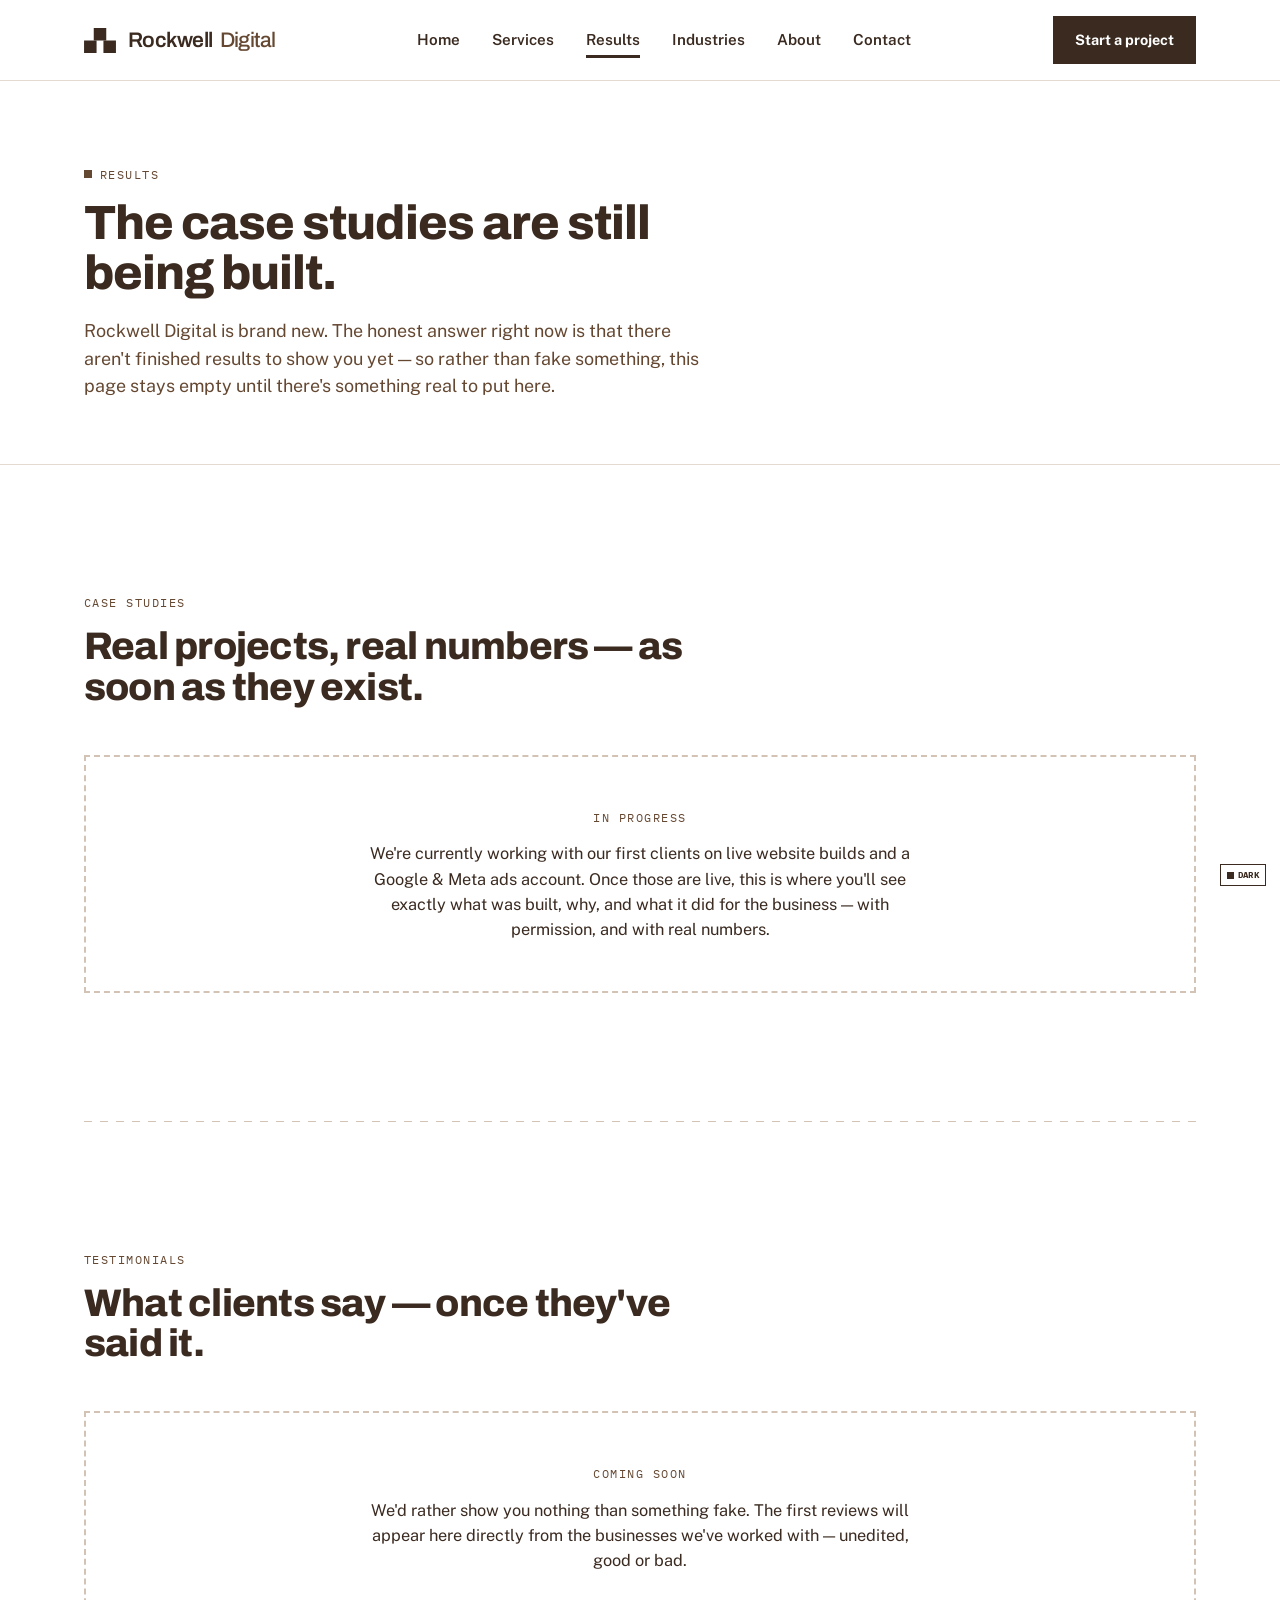
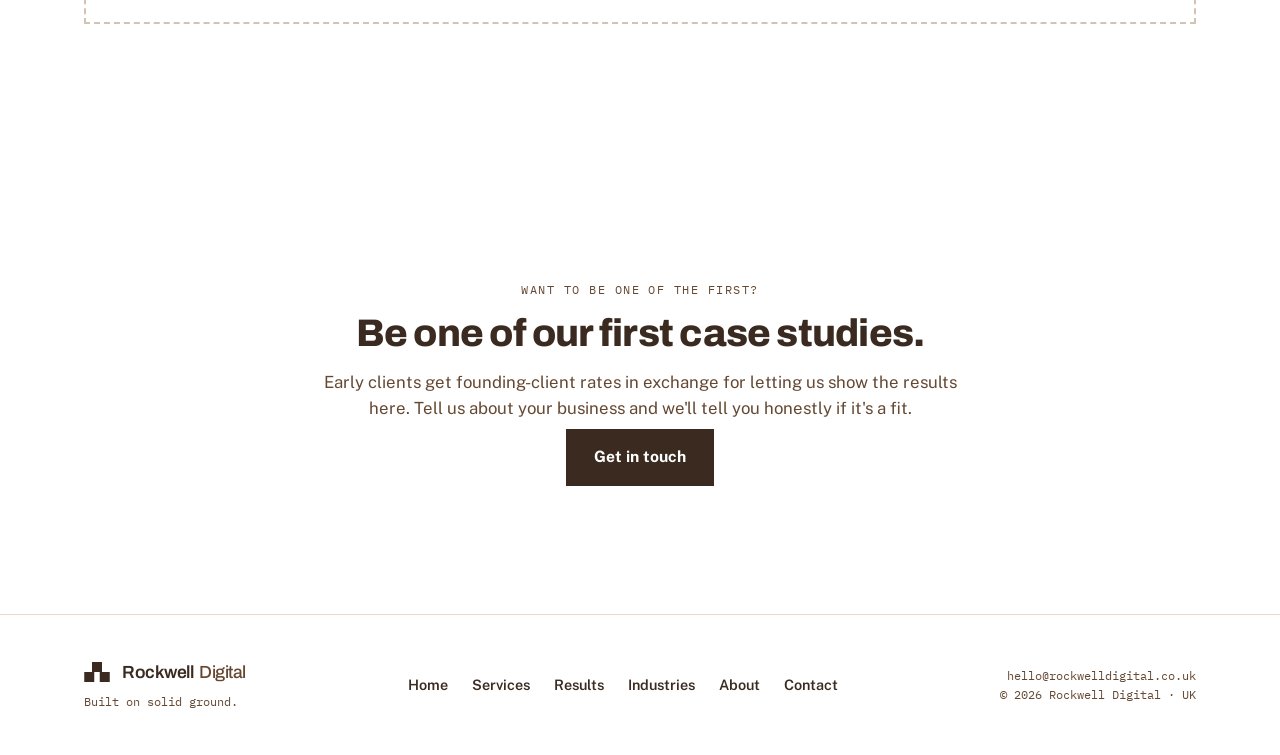
<file: results.html>
<!doctype html>
<html lang="en">
<head>
  <meta charset="utf-8">
  <script>(function(){try{if(localStorage.getItem('rd-theme')==='dark'){document.documentElement.setAttribute('data-theme','dark');}}catch(e){}})();</script>
  <meta name="viewport" content="width=device-width, initial-scale=1">
  <title>Results — Rockwell Digital</title>
  <meta name="description" content="Case studies and client feedback from Rockwell Digital — real projects, added as they're completed. No filler, no fake reviews in the meantime.">
  <link rel="preconnect" href="https://fonts.googleapis.com">
  <link rel="preconnect" href="https://fonts.gstatic.com" crossorigin>
  <link href="https://fonts.googleapis.com/css2?family=Archivo:wght@500;600;700;800;900&family=Public+Sans:wght@400;500;600;700&family=IBM+Plex+Mono:wght@400;500;600&display=swap" rel="stylesheet">
  <link rel="stylesheet" href="styles.css?v=26">
  <link rel="icon" href="favicon.svg" type="image/svg+xml">
</head>
<body>

  <a class="skip-link" href="#main">Skip to content</a>

  <div class="scroll-snake" aria-hidden="true"><div class="scroll-snake-fill" id="scrollFill"></div></div>

  <button class="theme-toggle" id="themeToggle" type="button" aria-pressed="false" aria-label="Switch to dark mode">
    <svg class="theme-toggle-icon" viewBox="0 0 10 10" aria-hidden="true"><rect width="10" height="10"></rect></svg>
    <span class="theme-toggle-label">Dark</span>
  </button>

  <header class="site-header">
    <div class="wrap header-inner">
      <a class="logo-lockup" href="index.html" aria-label="Rockwell Digital home">
        <svg class="logo-mark" viewBox="0 0 102 80" aria-hidden="true">
          <rect class="b-left" x="0" y="40" width="40" height="40"></rect>
          <rect class="b-right" x="62" y="40" width="40" height="40"></rect>
          <rect class="b-top" x="31" y="0" width="40" height="40"></rect>
        </svg>
        <span class="logo-wordmark"><span class="w-rockwell">Rockwell</span><span class="w-digital">Digital</span></span>
      </a>
      <nav class="main-nav" id="mainNav" aria-label="Primary">
        <a href="index.html">Home</a>
        <a href="services.html">Services</a>
        <a href="results.html" aria-current="page">Results</a>
        <a href="industries.html">Industries</a>
        <a href="about.html">About</a>
        <a href="contact.html">Contact</a>
      </nav>
      <div class="header-actions">
        <a class="btn btn-primary header-cta" href="contact.html"><span class="cta-full">Start a project</span><span class="cta-short">Start</span></a>
        <button class="nav-toggle" id="navToggle" type="button" aria-expanded="false" aria-controls="mainNav" aria-label="Open menu">
          <span></span><span></span><span></span>
        </button>
      </div>
    </div>
  </header>

  <main id="main">

    <section class="page-hero">
      <div class="wrap">
        <span class="eyebrow">Results</span>
        <h1>The case studies are still being built.</h1>
        <p class="hero-sub">Rockwell Digital is brand new. The honest answer right now is that there aren't finished results to show you yet — so rather than fake something, this page stays empty until there's something real to put here.</p>
      </div>
    </section>

    <section>
      <div class="wrap">
        <div class="section-head reveal">
          <span class="section-tag">Case studies</span>
          <h2>Real projects, real numbers — as soon as they exist.</h2>
        </div>
        <div class="empty-state reveal">
          <span class="empty-state-tag">In progress</span>
          <p>We're currently working with our first clients on live website builds and a Google &amp; Meta ads account. Once those are live, this is where you'll see exactly what was built, why, and what it did for the business — with permission, and with real numbers.</p>
        </div>
      </div>
    </section>

    <div class="wrap"><div class="divider"></div></div>

    <section>
      <div class="wrap">
        <div class="section-head reveal">
          <span class="section-tag">Testimonials</span>
          <h2>What clients say — once they've said it.</h2>
        </div>
        <div class="empty-state reveal">
          <span class="empty-state-tag">Coming soon</span>
          <p>We'd rather show you nothing than something fake. The first reviews will appear here directly from the businesses we've worked with — unedited, good or bad.</p>
        </div>
      </div>
    </section>

    <section class="cta-banner">
      <div class="wrap">
        <div class="section-head reveal">
          <span class="section-tag">Want to be one of the first?</span>
          <h2>Be one of our first case studies.</h2>
          <p>Early clients get founding-client rates in exchange for letting us show the results here. Tell us about your business and we'll tell you honestly if it's a fit.</p>
          <a class="btn btn-primary" href="contact.html">Get in touch</a>
        </div>
      </div>
    </section>

  </main>

  <footer class="site-footer">
    <div class="wrap footer-inner">
      <div class="footer-brand">
        <a class="logo-lockup" href="index.html" aria-label="Rockwell Digital home">
          <svg class="logo-mark" viewBox="0 0 102 80" aria-hidden="true" style="width:26px;height:20px;">
          <rect x="0" y="40" width="40" height="40"></rect>
          <rect x="62" y="40" width="40" height="40"></rect>
          <rect x="31" y="0" width="40" height="40"></rect>
        </svg>
        <span class="logo-wordmark" style="font-size:1.1rem;"><span class="w-rockwell">Rockwell</span><span class="w-digital">Digital</span></span>
      </a>
        <p class="footer-tagline">Built on solid ground.</p>
      </div>
      <nav class="footer-nav" aria-label="Footer">
        <a href="index.html">Home</a>
        <a href="services.html">Services</a>
        <a href="results.html">Results</a>
        <a href="industries.html">Industries</a>
        <a href="about.html">About</a>
        <a href="contact.html">Contact</a>
      </nav>
      <p class="footer-meta">hello@rockwelldigital.co.uk<br>© <span id="year"></span> Rockwell Digital · UK</p>
    </div>
  </footer>

  <script src="script.js?v=11" defer></script>
</body>
</html>
</file>
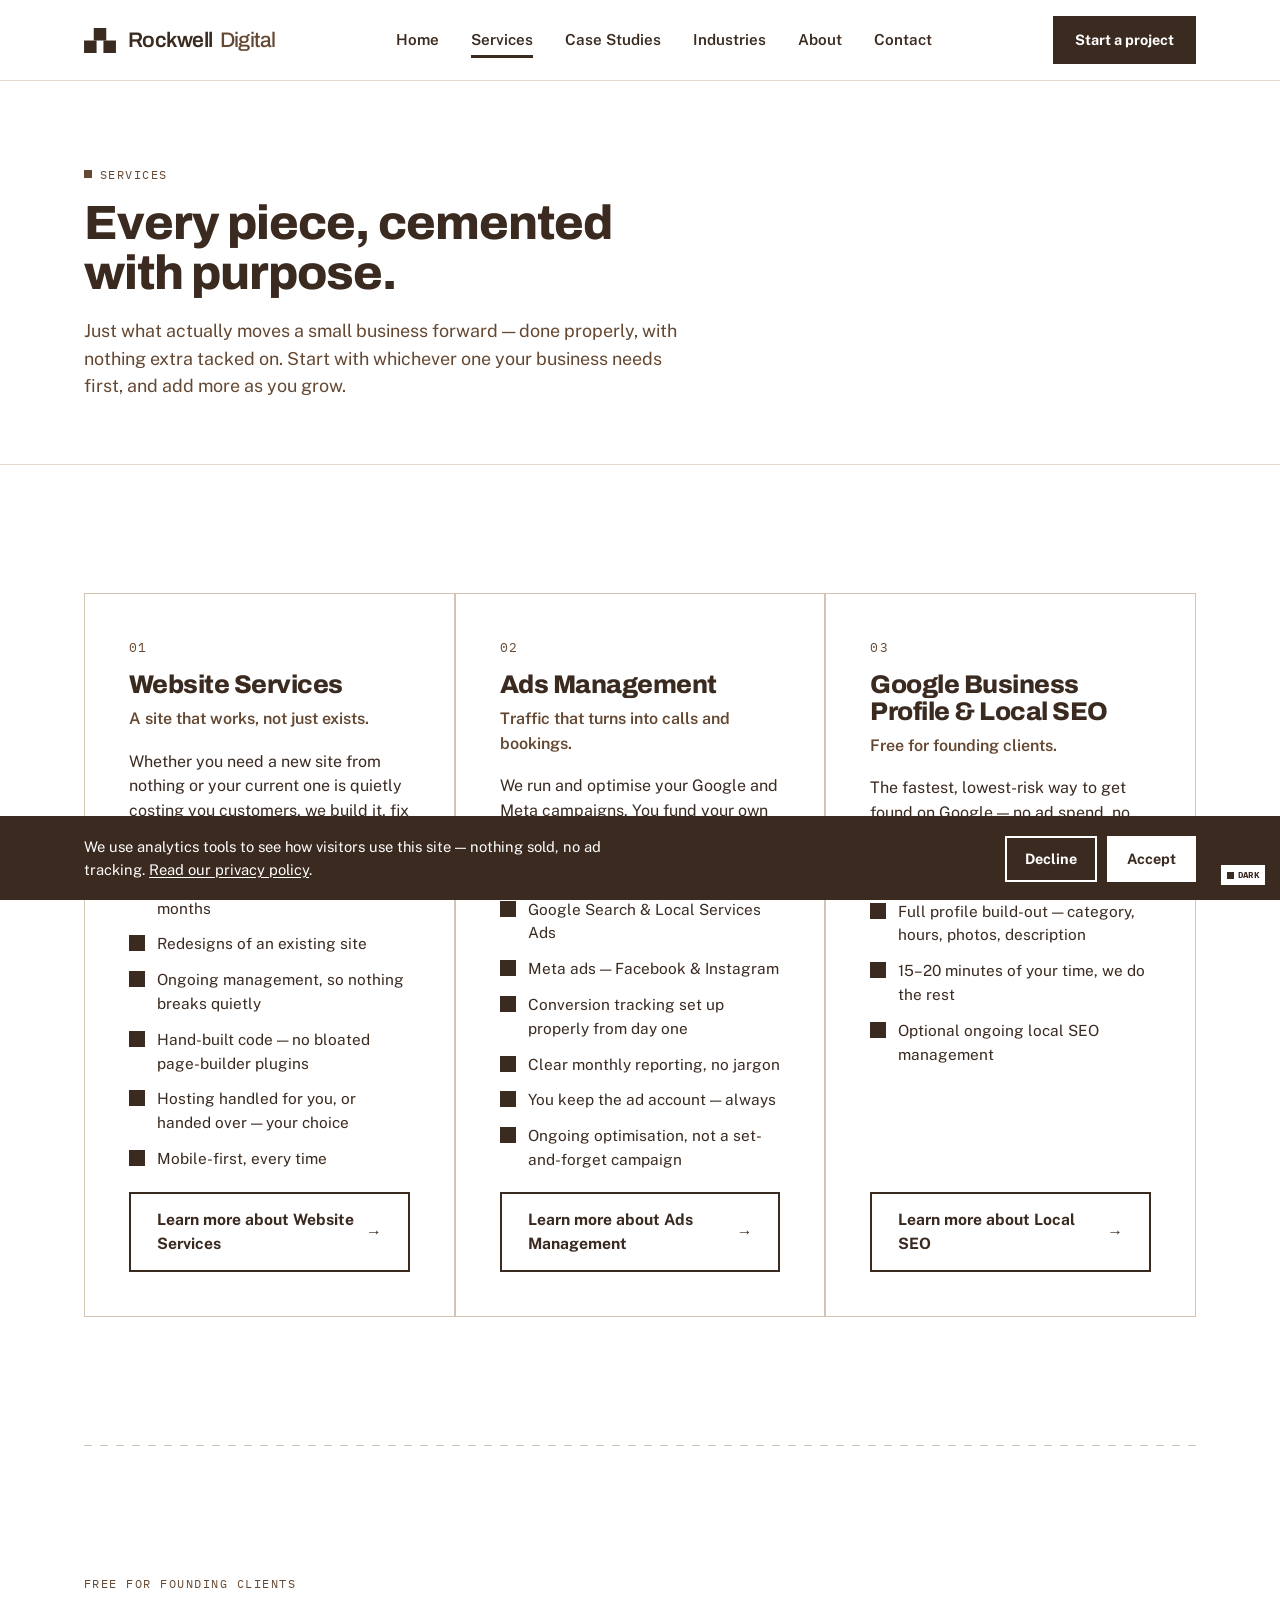
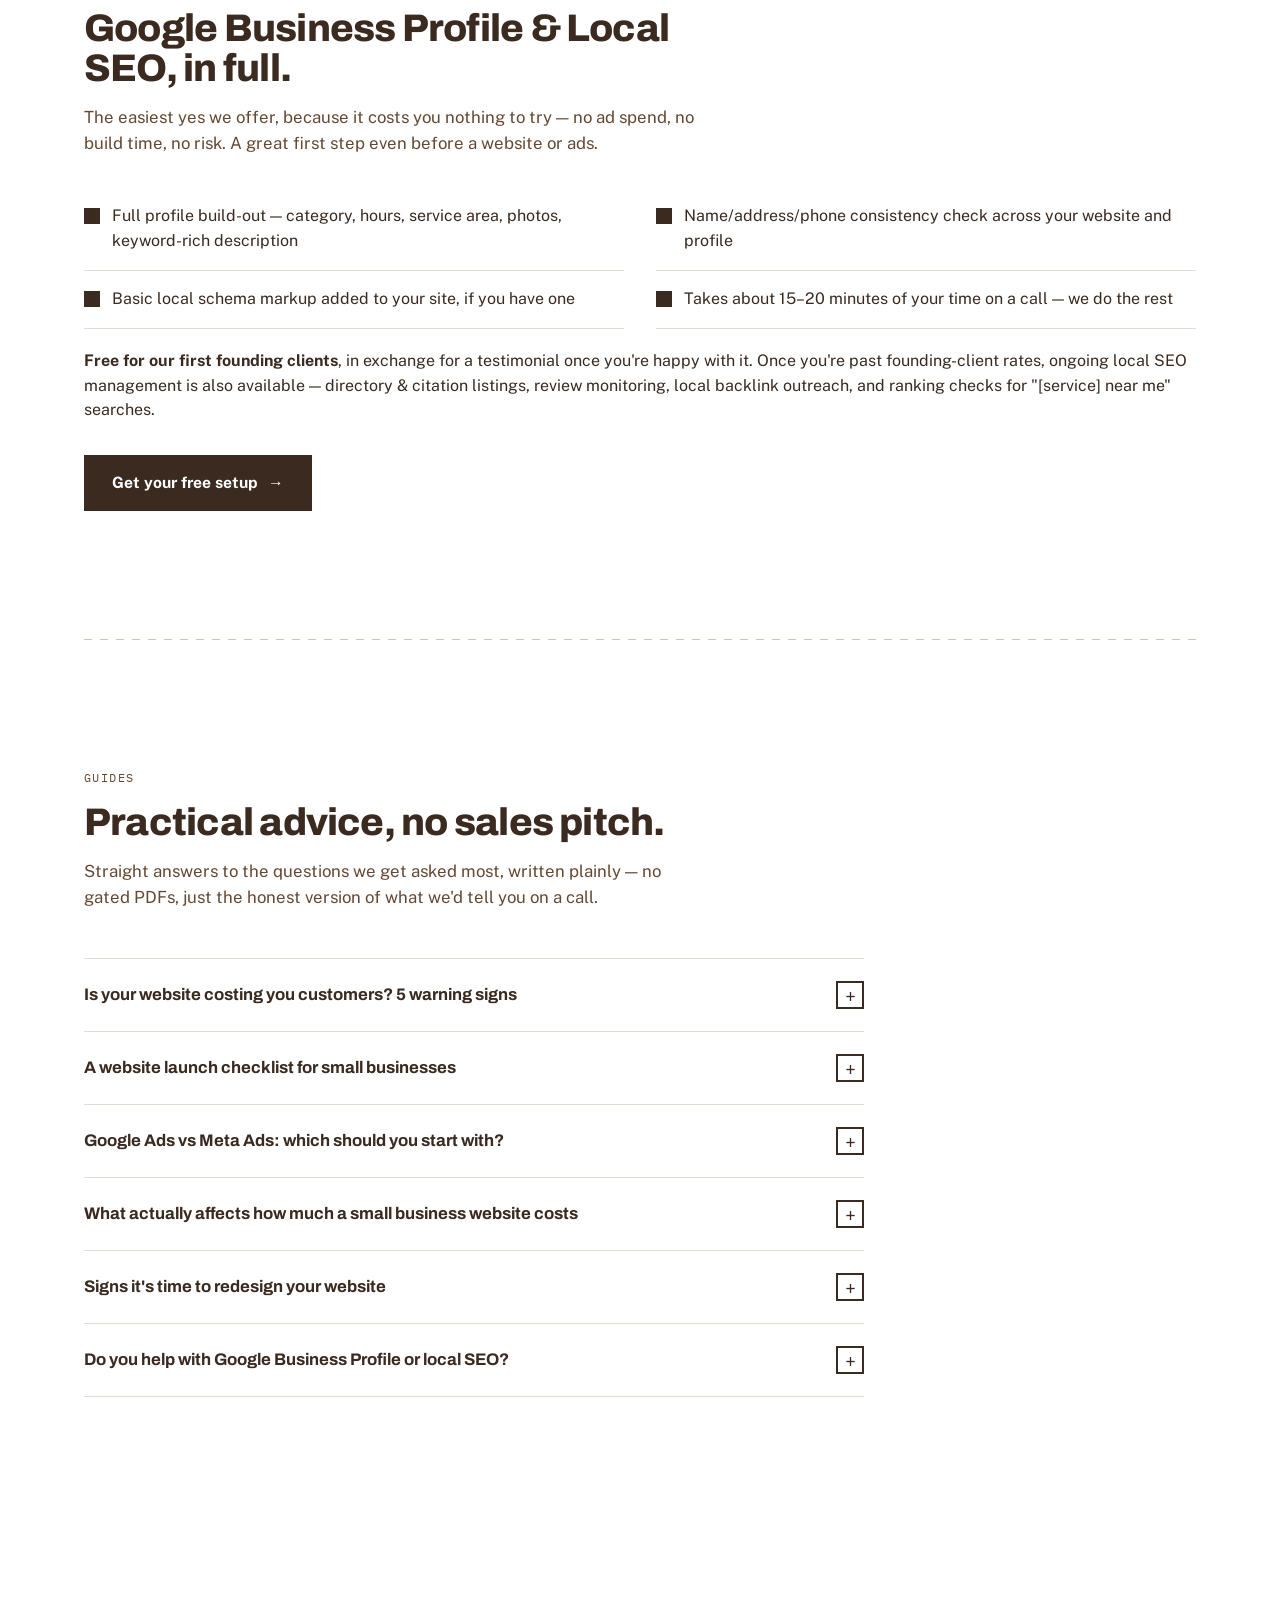
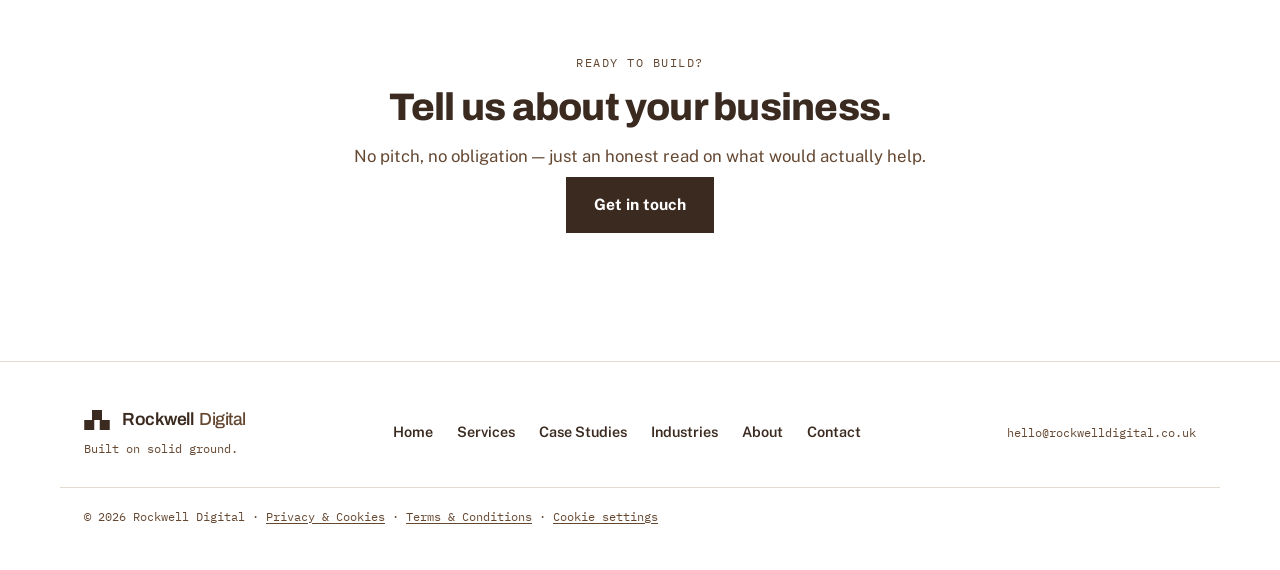
<file: services.html>
<!doctype html>
<html lang="en">
<head>
  <meta charset="utf-8">
  <script>(function(){try{if(localStorage.getItem('rd-theme')==='dark'){document.documentElement.setAttribute('data-theme','dark');}}catch(e){}})();</script>
  <meta name="viewport" content="width=device-width, initial-scale=1">
  <title>Services — Rockwell Digital</title>
  <meta name="description" content="Website Services and Ads Management, done properly. Start with whichever one your business needs first.">
  <link rel="preconnect" href="https://fonts.googleapis.com">
  <link rel="preconnect" href="https://fonts.gstatic.com" crossorigin>
  <link href="https://fonts.googleapis.com/css2?family=Archivo:wght@500;600;700;800;900&family=Public+Sans:wght@400;500;600;700&family=IBM+Plex+Mono:wght@400;500;600&display=swap" rel="stylesheet">
  <link rel="stylesheet" href="styles.css?v=39">
  <link rel="icon" href="favicon.svg" type="image/svg+xml">
</head>
<body>

  <a class="skip-link" href="#main">Skip to content</a>

  <div class="scroll-snake" aria-hidden="true"><div class="scroll-snake-fill" id="scrollFill"></div></div>

  <button class="theme-toggle" id="themeToggle" type="button" aria-pressed="false" aria-label="Switch to dark mode">
    <svg class="theme-toggle-icon" viewBox="0 0 10 10" aria-hidden="true"><rect width="10" height="10"></rect></svg>
    <span class="theme-toggle-label">Dark</span>
  </button>

  <header class="site-header">
    <div class="wrap header-inner">
      <a class="logo-lockup" href="index.html" aria-label="Rockwell Digital home">
        <svg class="logo-mark" viewBox="0 0 102 80" aria-hidden="true">
          <rect class="b-left" x="0" y="40" width="40" height="40"></rect>
          <rect class="b-right" x="62" y="40" width="40" height="40"></rect>
          <rect class="b-top" x="31" y="0" width="40" height="40"></rect>
        </svg>
        <span class="logo-wordmark"><span class="w-rockwell">Rockwell</span><span class="w-digital">Digital</span></span>
      </a>
      <nav class="main-nav" id="mainNav" aria-label="Primary">
        <a href="index.html">Home</a>
        <a href="services.html" aria-current="page">Services</a>
        <a href="case-studies.html">Case Studies</a>
        <a href="industries.html">Industries</a>
        <a href="about.html">About</a>
        <a href="contact.html">Contact</a>
      </nav>
      <div class="header-actions">
        <a class="btn btn-primary header-cta" href="contact.html"><span class="cta-full">Start a project</span><span class="cta-short">Start</span></a>
        <button class="nav-toggle" id="navToggle" type="button" aria-expanded="false" aria-controls="mainNav" aria-label="Open menu">
          <span></span><span></span><span></span>
        </button>
      </div>
    </div>
  </header>

  <main id="main">

    <section class="page-hero">
      <div class="wrap">
        <span class="eyebrow">Services</span>
        <h1>Every piece, cemented with purpose.</h1>
        <p class="hero-sub">Just what actually moves a small business forward — done properly, with nothing extra tacked on. Start with whichever one your business needs first, and add more as you grow.</p>
      </div>
    </section>

    <section>
      <div class="wrap">
        <div class="services-grid">
          <article class="service-card reveal">
            <span class="service-num">01</span>
            <h3>Website Services</h3>
            <p class="service-tagline">A site that works, not just exists.</p>
            <p class="service-desc">Whether you need a new site from nothing or your current one is quietly costing you customers, we build it, fix it, and keep it running.</p>
            <ul class="service-list">
              <li><svg viewBox="0 0 10 10" aria-hidden="true"><rect width="10" height="10"></rect></svg>New builds — live in weeks, not months</li>
              <li><svg viewBox="0 0 10 10" aria-hidden="true"><rect width="10" height="10"></rect></svg>Redesigns of an existing site</li>
              <li><svg viewBox="0 0 10 10" aria-hidden="true"><rect width="10" height="10"></rect></svg>Ongoing management, so nothing breaks quietly</li>
              <li><svg viewBox="0 0 10 10" aria-hidden="true"><rect width="10" height="10"></rect></svg>Hand-built code — no bloated page-builder plugins</li>
              <li><svg viewBox="0 0 10 10" aria-hidden="true"><rect width="10" height="10"></rect></svg>Hosting handled for you, or handed over — your choice</li>
              <li><svg viewBox="0 0 10 10" aria-hidden="true"><rect width="10" height="10"></rect></svg>Mobile-first, every time</li>
            </ul>
            <a class="btn btn-secondary" href="website-services.html">Learn more about Website Services <span aria-hidden="true">→</span></a>
          </article>
          <article class="service-card reveal">
            <span class="service-num">02</span>
            <h3>Ads Management</h3>
            <p class="service-tagline">Traffic that turns into calls and bookings.</p>
            <p class="service-desc">We run and optimise your Google and Meta campaigns. You fund your own ad spend and keep the account — we just make it perform.</p>
            <ul class="service-list">
              <li><svg viewBox="0 0 10 10" aria-hidden="true"><rect width="10" height="10"></rect></svg>Google Search &amp; Local Services Ads</li>
              <li><svg viewBox="0 0 10 10" aria-hidden="true"><rect width="10" height="10"></rect></svg>Meta ads — Facebook &amp; Instagram</li>
              <li><svg viewBox="0 0 10 10" aria-hidden="true"><rect width="10" height="10"></rect></svg>Conversion tracking set up properly from day one</li>
              <li><svg viewBox="0 0 10 10" aria-hidden="true"><rect width="10" height="10"></rect></svg>Clear monthly reporting, no jargon</li>
              <li><svg viewBox="0 0 10 10" aria-hidden="true"><rect width="10" height="10"></rect></svg>You keep the ad account — always</li>
              <li><svg viewBox="0 0 10 10" aria-hidden="true"><rect width="10" height="10"></rect></svg>Ongoing optimisation, not a set-and-forget campaign</li>
            </ul>
            <a class="btn btn-secondary" href="ads-management.html">Learn more about Ads Management <span aria-hidden="true">→</span></a>
          </article>
          <article class="service-card reveal">
            <span class="service-num">03</span>
            <h3>Google Business Profile &amp; Local SEO</h3>
            <p class="service-tagline">Free for founding clients.</p>
            <p class="service-desc">The fastest, lowest-risk way to get found on Google — no ad spend, no build time, no risk. A great first step even before a website or ads.</p>
            <ul class="service-list">
              <li><svg viewBox="0 0 10 10" aria-hidden="true"><rect width="10" height="10"></rect></svg>Full profile build-out — category, hours, photos, description</li>
              <li><svg viewBox="0 0 10 10" aria-hidden="true"><rect width="10" height="10"></rect></svg>15–20 minutes of your time, we do the rest</li>
              <li><svg viewBox="0 0 10 10" aria-hidden="true"><rect width="10" height="10"></rect></svg>Optional ongoing local SEO management</li>
            </ul>
            <a class="btn btn-secondary" href="services.html#local-seo">Learn more about Local SEO <span aria-hidden="true">→</span></a>
          </article>
        </div>
      </div>
    </section>

    <div class="wrap"><div class="divider"></div></div>

    <section id="local-seo">
      <div class="wrap">
        <div class="section-head reveal">
          <span class="section-tag">Free for founding clients</span>
          <h2>Google Business Profile &amp; Local SEO, in full.</h2>
          <p>The easiest yes we offer, because it costs you nothing to try — no ad spend, no build time, no risk. A great first step even before a website or ads.</p>
        </div>
        <ul class="deliverables reveal">
          <li><svg viewBox="0 0 10 10" aria-hidden="true"><rect width="10" height="10"></rect></svg>Full profile build-out — category, hours, service area, photos, keyword-rich description</li>
          <li><svg viewBox="0 0 10 10" aria-hidden="true"><rect width="10" height="10"></rect></svg>Name/address/phone consistency check across your website and profile</li>
          <li><svg viewBox="0 0 10 10" aria-hidden="true"><rect width="10" height="10"></rect></svg>Basic local schema markup added to your site, if you have one</li>
          <li><svg viewBox="0 0 10 10" aria-hidden="true"><rect width="10" height="10"></rect></svg>Takes about 15–20 minutes of your time on a call — we do the rest</li>
        </ul>
        <p style="margin-top:20px;"><strong>Free for our first founding clients</strong>, in exchange for a testimonial once you're happy with it. Once you're past founding-client rates, ongoing local SEO management is also available — directory &amp; citation listings, review monitoring, local backlink outreach, and ranking checks for "[service] near me" searches.</p>
        <a class="btn btn-primary audit-cta" href="contact.html?gbp=1">Get your free setup <span aria-hidden="true">→</span></a>
      </div>
    </section>

    <div class="wrap"><div class="divider"></div></div>

    <section id="guides">
      <div class="wrap">
        <div class="section-head reveal">
          <span class="section-tag">Guides</span>
          <h2>Practical advice, no sales pitch.</h2>
          <p>Straight answers to the questions we get asked most, written plainly — no gated PDFs, just the honest version of what we'd tell you on a call.</p>
        </div>
        <div class="faq-list reveal">
          <details class="faq-item">
            <summary>Is your website costing you customers? 5 warning signs</summary>
            <p>Any one of these is quietly turning visitors away before they ever get to the "am I interested" part:</p>
            <ul class="guide-list">
              <li><svg viewBox="0 0 10 10" aria-hidden="true"><rect width="10" height="10"></rect></svg>It doesn't work properly on a phone</li>
              <li><svg viewBox="0 0 10 10" aria-hidden="true"><rect width="10" height="10"></rect></svg>It takes more than a couple of seconds to load</li>
              <li><svg viewBox="0 0 10 10" aria-hidden="true"><rect width="10" height="10"></rect></svg>It doesn't say clearly, within a few seconds, what you do and how to contact you</li>
              <li><svg viewBox="0 0 10 10" aria-hidden="true"><rect width="10" height="10"></rect></svg>It hasn't been touched in years</li>
              <li><svg viewBox="0 0 10 10" aria-hidden="true"><rect width="10" height="10"></rect></svg>You genuinely don't know the last time anyone looked at it</li>
            </ul>
          </details>
          <details class="faq-item">
            <summary>A website launch checklist for small businesses</summary>
            <p>Before you go live:</p>
            <ul class="guide-list">
              <li><svg viewBox="0 0 10 10" aria-hidden="true"><rect width="10" height="10"></rect></svg>Check every page on a phone, not just a laptop</li>
              <li><svg viewBox="0 0 10 10" aria-hidden="true"><rect width="10" height="10"></rect></svg>Make sure your contact details are correct and clickable</li>
              <li><svg viewBox="0 0 10 10" aria-hidden="true"><rect width="10" height="10"></rect></svg>Set up basic analytics so you can see if anyone's actually visiting</li>
              <li><svg viewBox="0 0 10 10" aria-hidden="true"><rect width="10" height="10"></rect></svg>Check your business shows up correctly on Google Maps and Google Business Profile</li>
              <li><svg viewBox="0 0 10 10" aria-hidden="true"><rect width="10" height="10"></rect></svg>Test every form and link yourself, end to end</li>
            </ul>
            <p>It's a short list, but it's the one that actually matters — most launch problems come from skipping one of these five.</p>
          </details>
          <details class="faq-item">
            <summary>Google Ads vs Meta Ads: which should you start with?</summary>
            <ul class="guide-list">
              <li><svg viewBox="0 0 10 10" aria-hidden="true"><rect width="10" height="10"></rect></svg><strong>Google Ads</strong> catches people actively searching for what you do — strongest for trades, services, and anything people look up when they need it urgently.</li>
              <li><svg viewBox="0 0 10 10" aria-hidden="true"><rect width="10" height="10"></rect></svg><strong>Meta ads</strong> (Facebook &amp; Instagram) are better for building awareness and reaching people who weren't searching yet but would be interested — stronger for retail, hospitality, and visual products.</li>
            </ul>
            <p>If you're not sure, tell us what you sell and we'll tell you honestly which one fits.</p>
          </details>
          <details class="faq-item">
            <summary>What actually affects how much a small business website costs</summary>
            <ul class="guide-list">
              <li><svg viewBox="0 0 10 10" aria-hidden="true"><rect width="10" height="10"></rect></svg>The number of pages and how much custom content each one needs</li>
              <li><svg viewBox="0 0 10 10" aria-hidden="true"><rect width="10" height="10"></rect></svg>Whether you need e-commerce or booking functionality, not just information pages</li>
              <li><svg viewBox="0 0 10 10" aria-hidden="true"><rect width="10" height="10"></rect></svg>How much is being built from scratch versus adapted from an existing structure</li>
              <li><svg viewBox="0 0 10 10" aria-hidden="true"><rect width="10" height="10"></rect></svg>Whether you want ongoing management afterwards or just a handover</li>
            </ul>
            <p>We don't publish a price list because these genuinely change the number — but we'll give you a fixed quote before any work starts, once we know what you need.</p>
          </details>
          <details class="faq-item">
            <summary>Signs it's time to redesign your website</summary>
            <ul class="guide-list">
              <li><svg viewBox="0 0 10 10" aria-hidden="true"><rect width="10" height="10"></rect></svg>Your business has changed but the site hasn't</li>
              <li><svg viewBox="0 0 10 10" aria-hidden="true"><rect width="10" height="10"></rect></svg>You're embarrassed to send someone the link</li>
              <li><svg viewBox="0 0 10 10" aria-hidden="true"><rect width="10" height="10"></rect></svg>It doesn't work properly on mobile</li>
              <li><svg viewBox="0 0 10 10" aria-hidden="true"><rect width="10" height="10"></rect></svg>You can't update it yourself, or it's held by someone you've lost touch with</li>
              <li><svg viewBox="0 0 10 10" aria-hidden="true"><rect width="10" height="10"></rect></svg>Competitors' sites look meaningfully more current than yours</li>
            </ul>
            <p>Ticking two or more of these? <a href="website-services.html#audit">Get a free audit</a> and we'll tell you exactly what we'd fix first.</p>
          </details>
          <details class="faq-item">
            <summary>Do you help with Google Business Profile or local SEO?</summary>
            <p>Yes — it's usually the highest-impact, lowest-risk thing a local business can do, and it's the free foundation that <a href="ads-management.html#local-services-ads">Google Local Services Ads</a> and local search both rely on. We'll claim, verify, and properly fill out your profile — correct categories, service areas, hours, photos, and a simple process for asking happy customers to leave a review. <a href="#local-seo">See the full details above ↑</a></p>
          </details>
        </div>
      </div>
    </section>

    <section class="cta-banner">
      <div class="wrap">
        <div class="section-head reveal">
          <span class="section-tag">Ready to build?</span>
          <h2>Tell us about your business.</h2>
          <p>No pitch, no obligation — just an honest read on what would actually help.</p>
          <a class="btn btn-primary" href="contact.html">Get in touch</a>
        </div>
      </div>
    </section>

  </main>

  <footer class="site-footer">
    <div class="wrap footer-inner">
      <div class="footer-brand">
        <a class="logo-lockup" href="index.html" aria-label="Rockwell Digital home">
          <svg class="logo-mark" viewBox="0 0 102 80" aria-hidden="true" style="width:26px;height:20px;">
          <rect x="0" y="40" width="40" height="40"></rect>
          <rect x="62" y="40" width="40" height="40"></rect>
          <rect x="31" y="0" width="40" height="40"></rect>
        </svg>
        <span class="logo-wordmark" style="font-size:1.1rem;"><span class="w-rockwell">Rockwell</span><span class="w-digital">Digital</span></span>
      </a>
        <p class="footer-tagline">Built on solid ground.</p>
      </div>
      <nav class="footer-nav" aria-label="Footer">
        <a href="index.html">Home</a>
        <a href="services.html">Services</a>
        <a href="case-studies.html">Case Studies</a>
        <a href="industries.html">Industries</a>
        <a href="about.html">About</a>
        <a href="contact.html">Contact</a>
      </nav>
      <p class="footer-meta">hello@rockwelldigital.co.uk</p>
    </div>
    <div class="wrap footer-legal">
      <p>© <span id="year"></span> Rockwell Digital · <a href="privacy.html">Privacy &amp; Cookies</a> · <a href="terms.html">Terms &amp; Conditions</a> · <button type="button" class="cookie-settings-link" id="cookieSettingsBtn">Cookie settings</button></p>
    </div>
  </footer>

  <script src="cookie-consent.js?v=2" defer></script>
  <script src="script.js?v=19" defer></script>
</body>
</html>
</file>
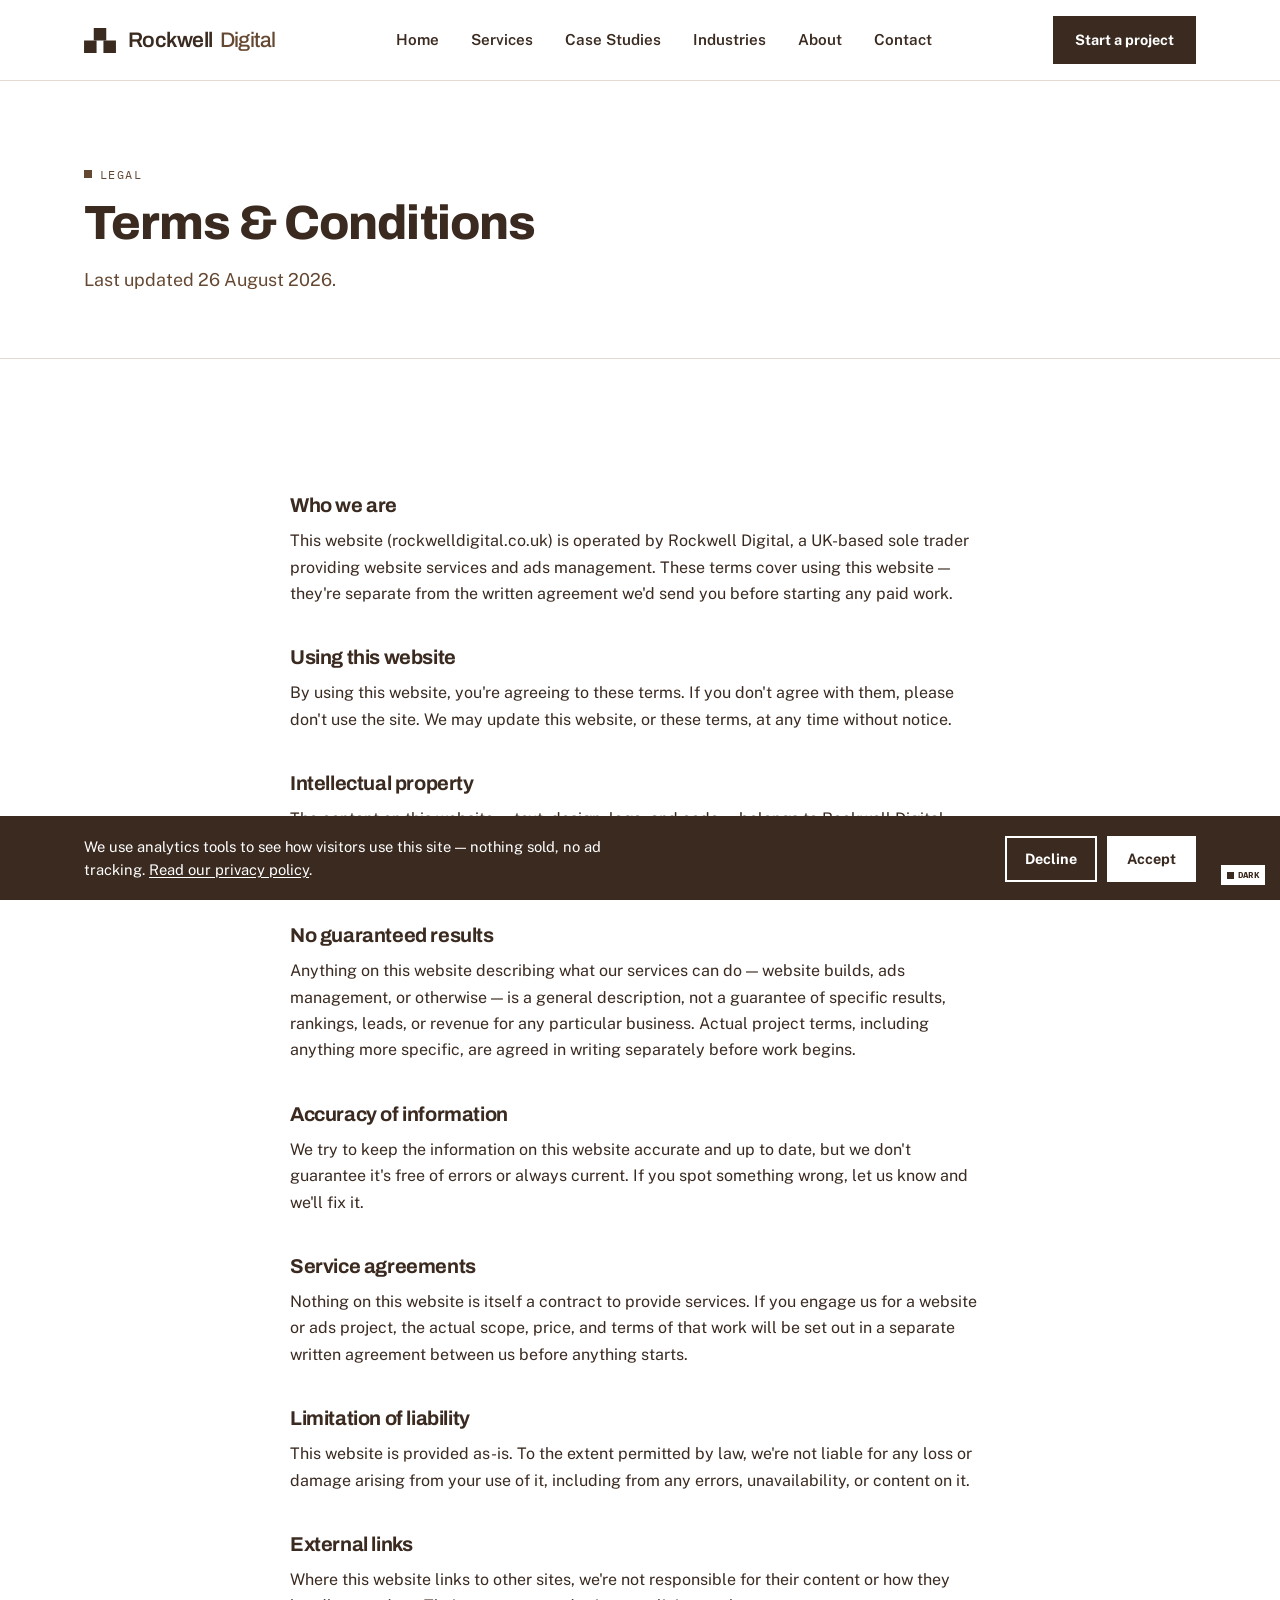
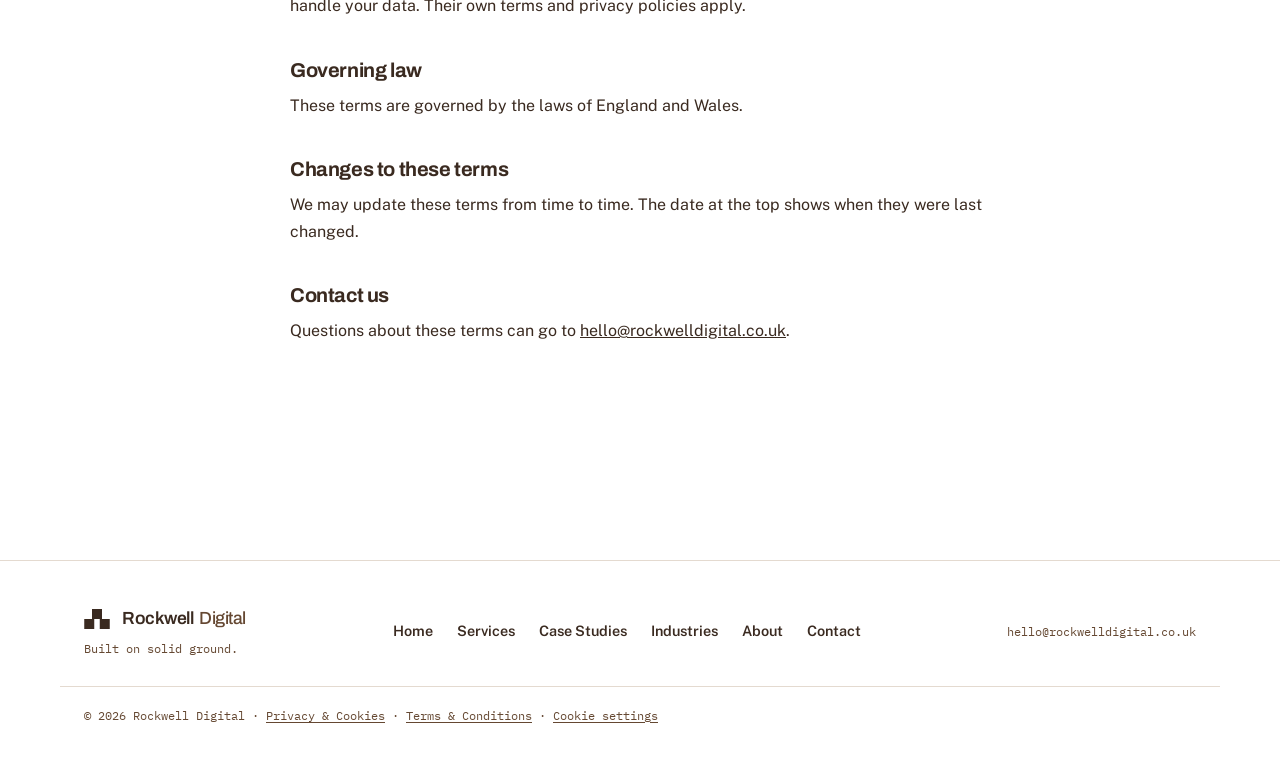
<file: terms.html>
<!doctype html>
<html lang="en">
<head>
  <meta charset="utf-8">
  <script>(function(){try{if(localStorage.getItem('rd-theme')==='dark'){document.documentElement.setAttribute('data-theme','dark');}}catch(e){}})();</script>
  <meta name="viewport" content="width=device-width, initial-scale=1">
  <title>Terms &amp; Conditions — Rockwell Digital</title>
  <meta name="description" content="Terms and conditions for using the Rockwell Digital website.">
  <link rel="preconnect" href="https://fonts.googleapis.com">
  <link rel="preconnect" href="https://fonts.gstatic.com" crossorigin>
  <link href="https://fonts.googleapis.com/css2?family=Archivo:wght@500;600;700;800;900&family=Public+Sans:wght@400;500;600;700&family=IBM+Plex+Mono:wght@400;500;600&display=swap" rel="stylesheet">
  <link rel="stylesheet" href="styles.css?v=39">
  <link rel="icon" href="favicon.svg" type="image/svg+xml">
</head>
<body>

  <a class="skip-link" href="#main">Skip to content</a>

  <div class="scroll-snake" aria-hidden="true"><div class="scroll-snake-fill" id="scrollFill"></div></div>

  <button class="theme-toggle" id="themeToggle" type="button" aria-pressed="false" aria-label="Switch to dark mode">
    <svg class="theme-toggle-icon" viewBox="0 0 10 10" aria-hidden="true"><rect width="10" height="10"></rect></svg>
    <span class="theme-toggle-label">Dark</span>
  </button>

  <header class="site-header">
    <div class="wrap header-inner">
      <a class="logo-lockup" href="index.html" aria-label="Rockwell Digital home">
        <svg class="logo-mark" viewBox="0 0 102 80" aria-hidden="true">
          <rect class="b-left" x="0" y="40" width="40" height="40"></rect>
          <rect class="b-right" x="62" y="40" width="40" height="40"></rect>
          <rect class="b-top" x="31" y="0" width="40" height="40"></rect>
        </svg>
        <span class="logo-wordmark"><span class="w-rockwell">Rockwell</span><span class="w-digital">Digital</span></span>
      </a>
      <nav class="main-nav" id="mainNav" aria-label="Primary">
        <a href="index.html">Home</a>
        <a href="services.html">Services</a>
        <a href="case-studies.html">Case Studies</a>
        <a href="industries.html">Industries</a>
        <a href="about.html">About</a>
        <a href="contact.html">Contact</a>
      </nav>
      <div class="header-actions">
        <a class="btn btn-primary header-cta" href="contact.html"><span class="cta-full">Start a project</span><span class="cta-short">Start</span></a>
        <button class="nav-toggle" id="navToggle" type="button" aria-expanded="false" aria-controls="mainNav" aria-label="Open menu">
          <span></span><span></span><span></span>
        </button>
      </div>
    </div>
  </header>

  <main id="main">

    <section class="page-hero">
      <div class="wrap">
        <span class="eyebrow">Legal</span>
        <h1>Terms &amp; Conditions</h1>
        <p class="hero-sub">Last updated 26 August 2026.</p>
      </div>
    </section>

    <section>
      <div class="wrap legal-content">

        <h2>Who we are</h2>
        <p>This website (rockwelldigital.co.uk) is operated by Rockwell Digital, a UK-based sole trader providing website services and ads management. These terms cover using this website — they're separate from the written agreement we'd send you before starting any paid work.</p>

        <h2>Using this website</h2>
        <p>By using this website, you're agreeing to these terms. If you don't agree with them, please don't use the site. We may update this website, or these terms, at any time without notice.</p>

        <h2>Intellectual property</h2>
        <p>The content on this website — text, design, logo, and code — belongs to Rockwell Digital unless stated otherwise. You're welcome to link to it, but please don't copy or reuse it without asking us first.</p>

        <h2>No guaranteed results</h2>
        <p>Anything on this website describing what our services can do — website builds, ads management, or otherwise — is a general description, not a guarantee of specific results, rankings, leads, or revenue for any particular business. Actual project terms, including anything more specific, are agreed in writing separately before work begins.</p>

        <h2>Accuracy of information</h2>
        <p>We try to keep the information on this website accurate and up to date, but we don't guarantee it's free of errors or always current. If you spot something wrong, let us know and we'll fix it.</p>

        <h2>Service agreements</h2>
        <p>Nothing on this website is itself a contract to provide services. If you engage us for a website or ads project, the actual scope, price, and terms of that work will be set out in a separate written agreement between us before anything starts.</p>

        <h2>Limitation of liability</h2>
        <p>This website is provided as-is. To the extent permitted by law, we're not liable for any loss or damage arising from your use of it, including from any errors, unavailability, or content on it.</p>

        <h2>External links</h2>
        <p>Where this website links to other sites, we're not responsible for their content or how they handle your data. Their own terms and privacy policies apply.</p>

        <h2>Governing law</h2>
        <p>These terms are governed by the laws of England and Wales.</p>

        <h2>Changes to these terms</h2>
        <p>We may update these terms from time to time. The date at the top shows when they were last changed.</p>

        <h2>Contact us</h2>
        <p>Questions about these terms can go to <a href="mailto:hello@rockwelldigital.co.uk">hello@rockwelldigital.co.uk</a>.</p>

      </div>
    </section>

  </main>

  <footer class="site-footer">
    <div class="wrap footer-inner">
      <div class="footer-brand">
        <a class="logo-lockup" href="index.html" aria-label="Rockwell Digital home">
          <svg class="logo-mark" viewBox="0 0 102 80" aria-hidden="true" style="width:26px;height:20px;">
          <rect x="0" y="40" width="40" height="40"></rect>
          <rect x="62" y="40" width="40" height="40"></rect>
          <rect x="31" y="0" width="40" height="40"></rect>
        </svg>
        <span class="logo-wordmark" style="font-size:1.1rem;"><span class="w-rockwell">Rockwell</span><span class="w-digital">Digital</span></span>
      </a>
        <p class="footer-tagline">Built on solid ground.</p>
      </div>
      <nav class="footer-nav" aria-label="Footer">
        <a href="index.html">Home</a>
        <a href="services.html">Services</a>
        <a href="case-studies.html">Case Studies</a>
        <a href="industries.html">Industries</a>
        <a href="about.html">About</a>
        <a href="contact.html">Contact</a>
      </nav>
      <p class="footer-meta">hello@rockwelldigital.co.uk</p>
    </div>
    <div class="wrap footer-legal">
      <p>© <span id="year"></span> Rockwell Digital · <a href="privacy.html">Privacy &amp; Cookies</a> · <a href="terms.html">Terms &amp; Conditions</a> · <button type="button" class="cookie-settings-link" id="cookieSettingsBtn">Cookie settings</button></p>
    </div>
  </footer>

  <script src="cookie-consent.js?v=2" defer></script>
  <script src="script.js?v=19" defer></script>
</body>
</html>
</file>
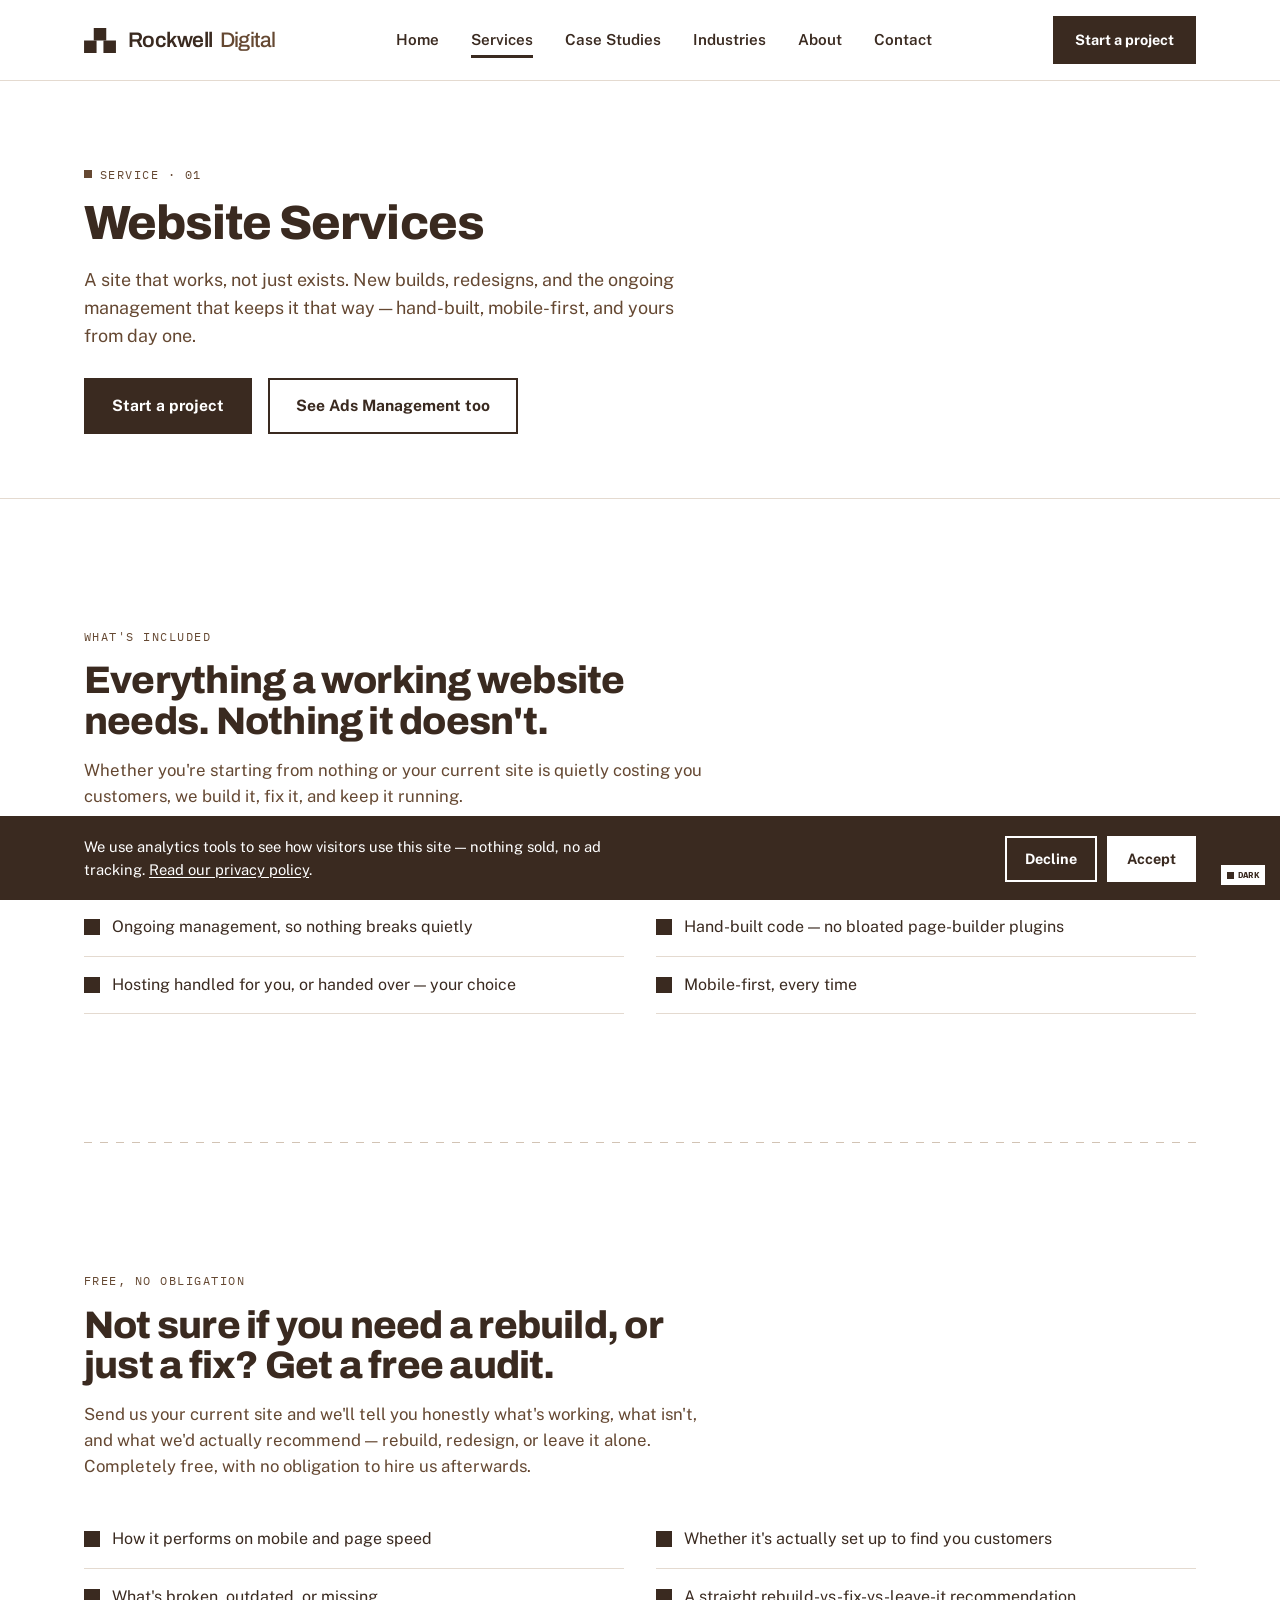
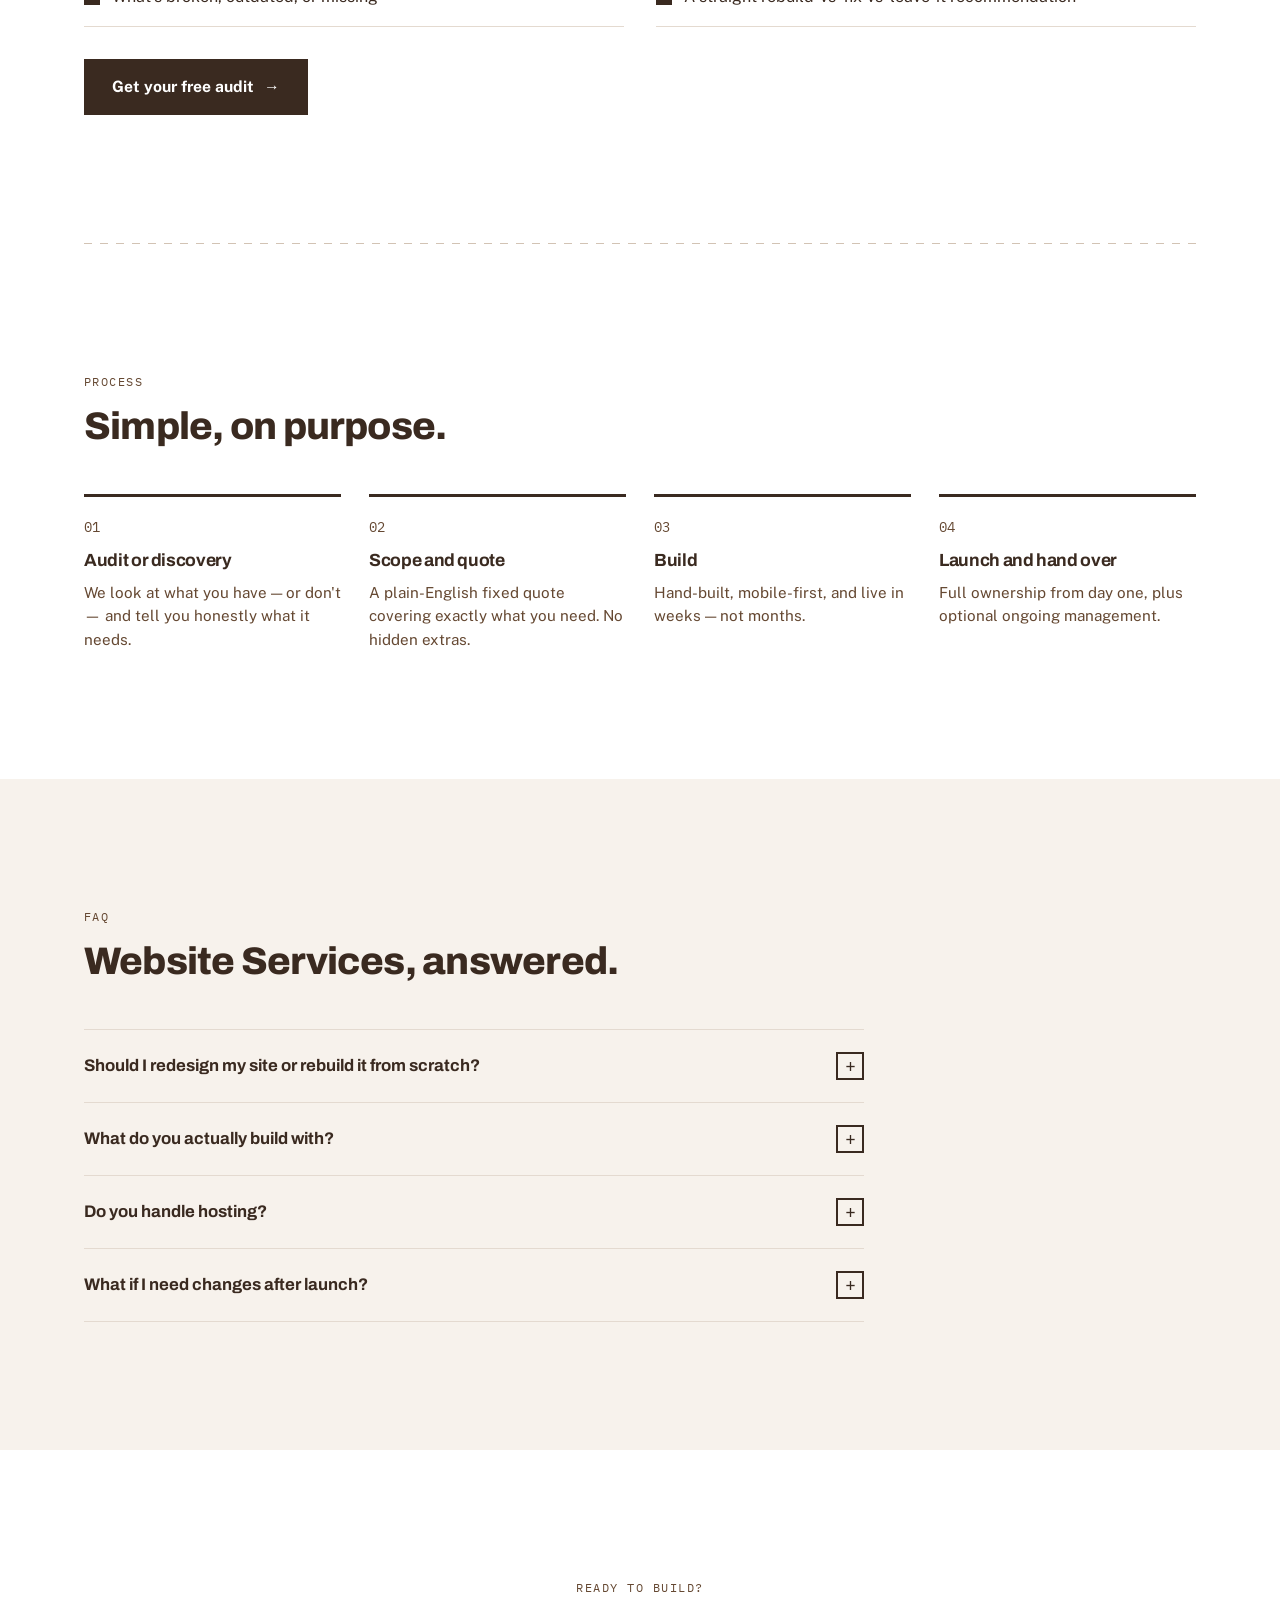
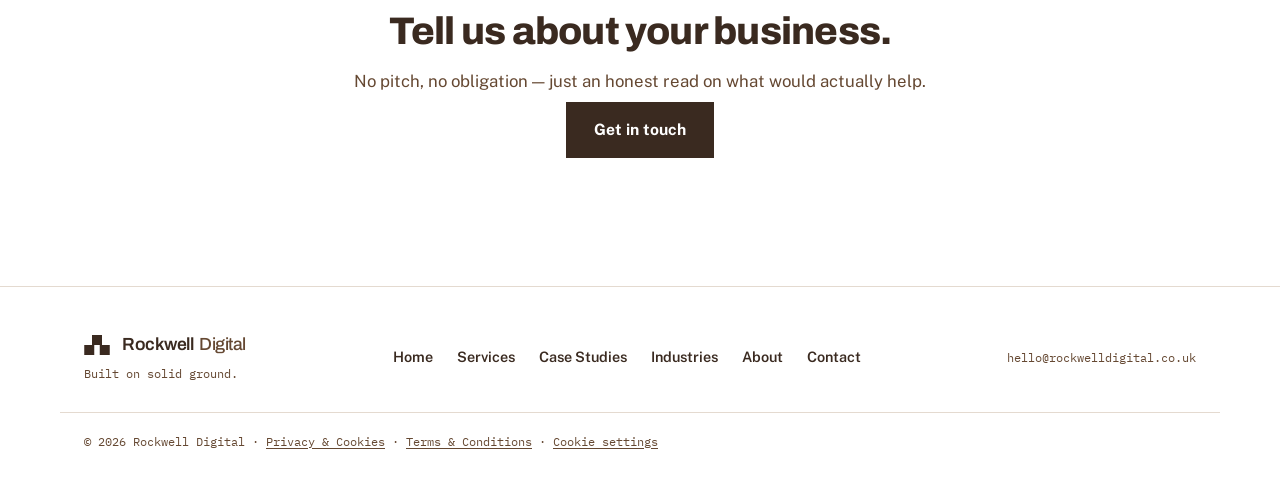
<file: website-services.html>
<!doctype html>
<html lang="en">
<head>
  <meta charset="utf-8">
  <script>(function(){try{if(localStorage.getItem('rd-theme')==='dark'){document.documentElement.setAttribute('data-theme','dark');}}catch(e){}})();</script>
  <meta name="viewport" content="width=device-width, initial-scale=1">
  <title>Website Services — Rockwell Digital</title>
  <meta name="description" content="New builds, redesigns, and ongoing management. Hand-built, mobile-first websites that work — not bloated page-builder sites that just exist.">
  <link rel="preconnect" href="https://fonts.googleapis.com">
  <link rel="preconnect" href="https://fonts.gstatic.com" crossorigin>
  <link href="https://fonts.googleapis.com/css2?family=Archivo:wght@500;600;700;800;900&family=Public+Sans:wght@400;500;600;700&family=IBM+Plex+Mono:wght@400;500;600&display=swap" rel="stylesheet">
  <link rel="stylesheet" href="styles.css?v=39">
  <link rel="icon" href="favicon.svg" type="image/svg+xml">
</head>
<body>

  <a class="skip-link" href="#main">Skip to content</a>

  <div class="scroll-snake" aria-hidden="true"><div class="scroll-snake-fill" id="scrollFill"></div></div>

  <button class="theme-toggle" id="themeToggle" type="button" aria-pressed="false" aria-label="Switch to dark mode">
    <svg class="theme-toggle-icon" viewBox="0 0 10 10" aria-hidden="true"><rect width="10" height="10"></rect></svg>
    <span class="theme-toggle-label">Dark</span>
  </button>

  <header class="site-header">
    <div class="wrap header-inner">
      <a class="logo-lockup" href="index.html" aria-label="Rockwell Digital home">
        <svg class="logo-mark" viewBox="0 0 102 80" aria-hidden="true">
          <rect class="b-left" x="0" y="40" width="40" height="40"></rect>
          <rect class="b-right" x="62" y="40" width="40" height="40"></rect>
          <rect class="b-top" x="31" y="0" width="40" height="40"></rect>
        </svg>
        <span class="logo-wordmark"><span class="w-rockwell">Rockwell</span><span class="w-digital">Digital</span></span>
      </a>
      <nav class="main-nav" id="mainNav" aria-label="Primary">
        <a href="index.html">Home</a>
        <a href="services.html" aria-current="page">Services</a>
        <a href="case-studies.html">Case Studies</a>
        <a href="industries.html">Industries</a>
        <a href="about.html">About</a>
        <a href="contact.html">Contact</a>
      </nav>
      <div class="header-actions">
        <a class="btn btn-primary header-cta" href="contact.html"><span class="cta-full">Start a project</span><span class="cta-short">Start</span></a>
        <button class="nav-toggle" id="navToggle" type="button" aria-expanded="false" aria-controls="mainNav" aria-label="Open menu">
          <span></span><span></span><span></span>
        </button>
      </div>
    </div>
  </header>

  <main id="main">

    <section class="page-hero">
      <div class="wrap">
        <span class="eyebrow">Service · 01</span>
        <h1>Website Services</h1>
        <p class="hero-sub">A site that works, not just exists. New builds, redesigns, and the ongoing management that keeps it that way — hand-built, mobile-first, and yours from day one.</p>
        <div class="hero-actions">
          <a class="btn btn-primary" href="contact.html">Start a project</a>
          <a class="btn btn-secondary" href="ads-management.html">See Ads Management too</a>
        </div>
      </div>
    </section>

    <section>
      <div class="wrap">
        <div class="section-head reveal">
          <span class="section-tag">What's included</span>
          <h2>Everything a working website needs. Nothing it doesn't.</h2>
          <p>Whether you're starting from nothing or your current site is quietly costing you customers, we build it, fix it, and keep it running.</p>
        </div>
        <ul class="deliverables reveal">
          <li><svg viewBox="0 0 10 10" aria-hidden="true"><rect width="10" height="10"></rect></svg>New builds — live in weeks, not months</li>
          <li><svg viewBox="0 0 10 10" aria-hidden="true"><rect width="10" height="10"></rect></svg>Redesigns of an existing site</li>
          <li><svg viewBox="0 0 10 10" aria-hidden="true"><rect width="10" height="10"></rect></svg>Ongoing management, so nothing breaks quietly</li>
          <li><svg viewBox="0 0 10 10" aria-hidden="true"><rect width="10" height="10"></rect></svg>Hand-built code — no bloated page-builder plugins</li>
          <li><svg viewBox="0 0 10 10" aria-hidden="true"><rect width="10" height="10"></rect></svg>Hosting handled for you, or handed over — your choice</li>
          <li><svg viewBox="0 0 10 10" aria-hidden="true"><rect width="10" height="10"></rect></svg>Mobile-first, every time</li>
        </ul>
      </div>
    </section>

    <div class="wrap"><div class="divider"></div></div>

    <section id="audit">
      <div class="wrap">
        <div class="section-head reveal">
          <span class="section-tag">Free, no obligation</span>
          <h2>Not sure if you need a rebuild, or just a fix? Get a free audit.</h2>
          <p>Send us your current site and we'll tell you honestly what's working, what isn't, and what we'd actually recommend — rebuild, redesign, or leave it alone. Completely free, with no obligation to hire us afterwards.</p>
        </div>
        <ul class="deliverables reveal">
          <li><svg viewBox="0 0 10 10" aria-hidden="true"><rect width="10" height="10"></rect></svg>How it performs on mobile and page speed</li>
          <li><svg viewBox="0 0 10 10" aria-hidden="true"><rect width="10" height="10"></rect></svg>Whether it's actually set up to find you customers</li>
          <li><svg viewBox="0 0 10 10" aria-hidden="true"><rect width="10" height="10"></rect></svg>What's broken, outdated, or missing</li>
          <li><svg viewBox="0 0 10 10" aria-hidden="true"><rect width="10" height="10"></rect></svg>A straight rebuild-vs-fix-vs-leave-it recommendation</li>
        </ul>
        <a class="btn btn-primary audit-cta" href="contact.html?audit=1">Get your free audit <span aria-hidden="true">→</span></a>
      </div>
    </section>

    <div class="wrap"><div class="divider"></div></div>

    <section>
      <div class="wrap">
        <div class="section-head reveal">
          <span class="section-tag">Process</span>
          <h2>Simple, on purpose.</h2>
        </div>
        <div class="how-steps">
          <div class="how-step reveal">
            <span class="how-num">01</span>
            <h3>Audit or discovery</h3>
            <p>We look at what you have — or don't — and tell you honestly what it needs.</p>
          </div>
          <div class="how-step reveal">
            <span class="how-num">02</span>
            <h3>Scope and quote</h3>
            <p>A plain-English fixed quote covering exactly what you need. No hidden extras.</p>
          </div>
          <div class="how-step reveal">
            <span class="how-num">03</span>
            <h3>Build</h3>
            <p>Hand-built, mobile-first, and live in weeks — not months.</p>
          </div>
          <div class="how-step reveal">
            <span class="how-num">04</span>
            <h3>Launch and hand over</h3>
            <p>Full ownership from day one, plus optional ongoing management.</p>
          </div>
        </div>
      </div>
    </section>

    <section class="why">
      <div class="wrap">
        <div class="section-head reveal">
          <span class="section-tag">FAQ</span>
          <h2>Website Services, answered.</h2>
        </div>
        <div class="faq-list reveal">
          <details class="faq-item">
            <summary>Should I redesign my site or rebuild it from scratch?</summary>
            <p>We'll audit what you've got first and tell you honestly which one you actually need. Sometimes a redesign is overkill; sometimes patching an old site costs more than starting fresh. <a href="#audit">Get a free audit</a> if you want that answer before deciding anything.</p>
          </details>
          <details class="faq-item">
            <summary>What do you actually build with?</summary>
            <p>Hand-built HTML, CSS, and JavaScript — no bloated page-builder plugins slowing your site down. It loads faster and is easier to maintain long-term.</p>
          </details>
          <details class="faq-item">
            <summary>Do you handle hosting?</summary>
            <p>Yes, if you want it — or we hand you the files and access to manage it yourself. Either way, it's registered in your name, not ours.</p>
          </details>
          <details class="faq-item">
            <summary>What if I need changes after launch?</summary>
            <p>Ongoing management is available month to month, only if you want it. There's no obligation to sign up for maintenance you don't need.</p>
          </details>
        </div>
      </div>
    </section>

    <section class="cta-banner">
      <div class="wrap">
        <div class="section-head reveal">
          <span class="section-tag">Ready to build?</span>
          <h2>Tell us about your business.</h2>
          <p>No pitch, no obligation — just an honest read on what would actually help.</p>
          <a class="btn btn-primary" href="contact.html">Get in touch</a>
        </div>
      </div>
    </section>

  </main>

  <footer class="site-footer">
    <div class="wrap footer-inner">
      <div class="footer-brand">
        <a class="logo-lockup" href="index.html" aria-label="Rockwell Digital home">
          <svg class="logo-mark" viewBox="0 0 102 80" aria-hidden="true" style="width:26px;height:20px;">
          <rect x="0" y="40" width="40" height="40"></rect>
          <rect x="62" y="40" width="40" height="40"></rect>
          <rect x="31" y="0" width="40" height="40"></rect>
        </svg>
        <span class="logo-wordmark" style="font-size:1.1rem;"><span class="w-rockwell">Rockwell</span><span class="w-digital">Digital</span></span>
      </a>
        <p class="footer-tagline">Built on solid ground.</p>
      </div>
      <nav class="footer-nav" aria-label="Footer">
        <a href="index.html">Home</a>
        <a href="services.html">Services</a>
        <a href="case-studies.html">Case Studies</a>
        <a href="industries.html">Industries</a>
        <a href="about.html">About</a>
        <a href="contact.html">Contact</a>
      </nav>
      <p class="footer-meta">hello@rockwelldigital.co.uk</p>
    </div>
    <div class="wrap footer-legal">
      <p>© <span id="year"></span> Rockwell Digital · <a href="privacy.html">Privacy &amp; Cookies</a> · <a href="terms.html">Terms &amp; Conditions</a> · <button type="button" class="cookie-settings-link" id="cookieSettingsBtn">Cookie settings</button></p>
    </div>
  </footer>

  <script src="cookie-consent.js?v=2" defer></script>
  <script src="script.js?v=19" defer></script>
</body>
</html>
</file>
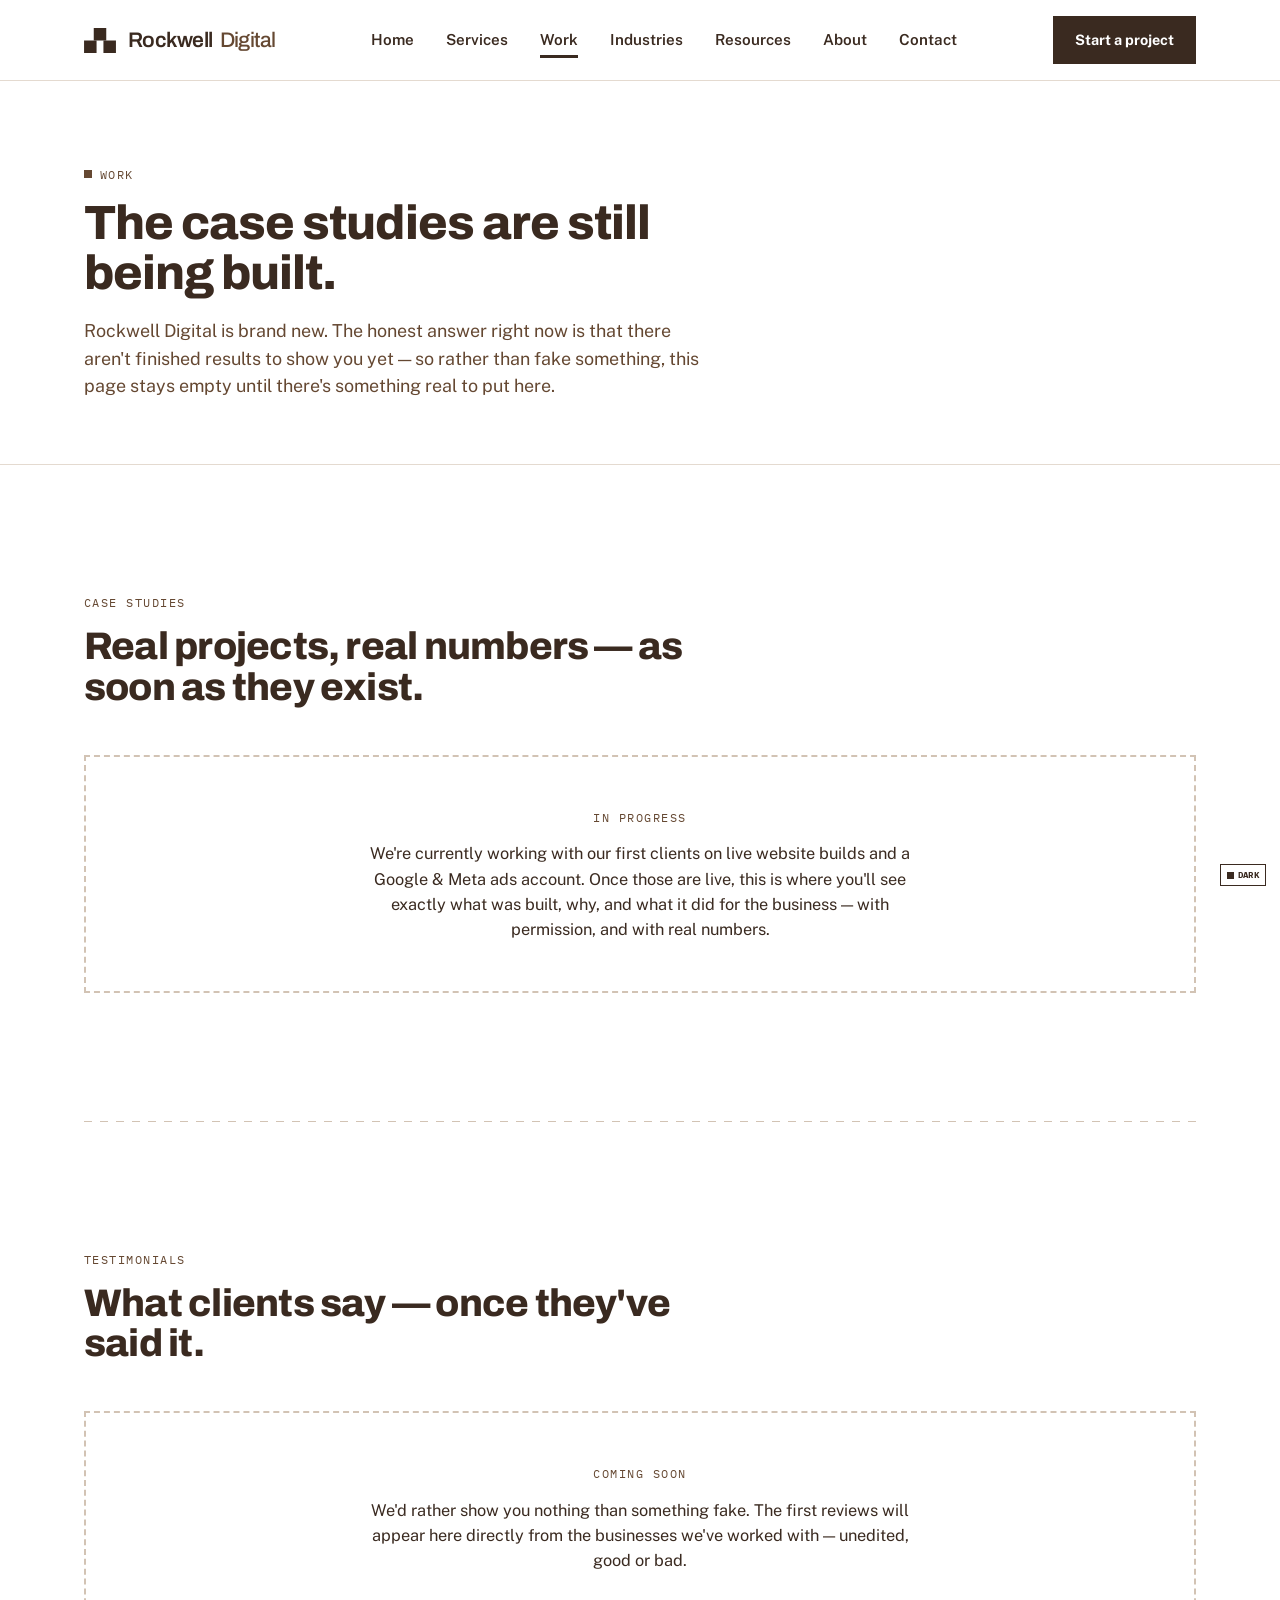
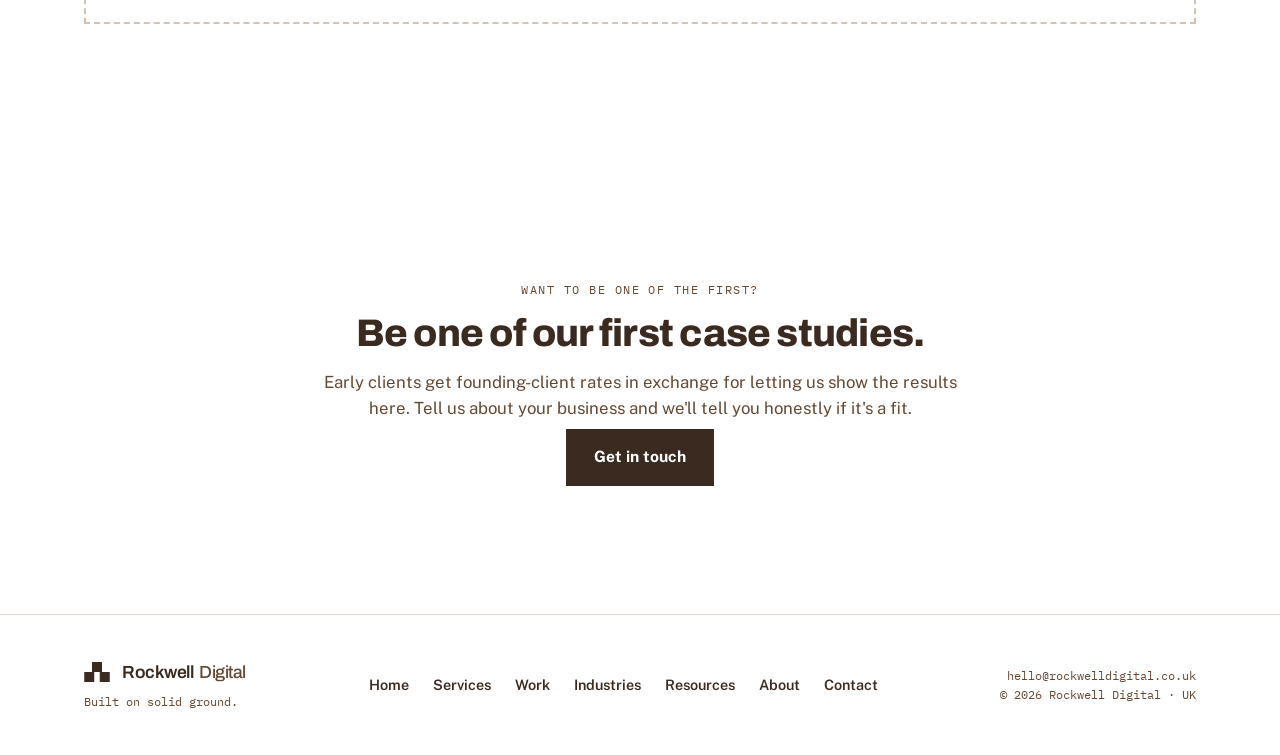
<file: work.html>
<!doctype html>
<html lang="en">
<head>
  <meta charset="utf-8">
  <script>(function(){try{if(localStorage.getItem('rd-theme')==='dark'){document.documentElement.setAttribute('data-theme','dark');}}catch(e){}})();</script>
  <meta name="viewport" content="width=device-width, initial-scale=1">
  <title>Work — Rockwell Digital</title>
  <meta name="description" content="Case studies and client feedback from Rockwell Digital — real projects, added as they're completed. No filler, no fake reviews in the meantime.">
  <link rel="preconnect" href="https://fonts.googleapis.com">
  <link rel="preconnect" href="https://fonts.gstatic.com" crossorigin>
  <link href="https://fonts.googleapis.com/css2?family=Archivo:wght@500;600;700;800;900&family=Public+Sans:wght@400;500;600;700&family=IBM+Plex+Mono:wght@400;500;600&display=swap" rel="stylesheet">
  <link rel="stylesheet" href="styles.css?v=26">
  <link rel="icon" href="favicon.svg" type="image/svg+xml">
</head>
<body>

  <a class="skip-link" href="#main">Skip to content</a>

  <div class="scroll-snake" aria-hidden="true"><div class="scroll-snake-fill" id="scrollFill"></div></div>

  <button class="theme-toggle" id="themeToggle" type="button" aria-pressed="false" aria-label="Switch to dark mode">
    <svg class="theme-toggle-icon" viewBox="0 0 10 10" aria-hidden="true"><rect width="10" height="10"></rect></svg>
    <span class="theme-toggle-label">Dark</span>
  </button>

  <header class="site-header">
    <div class="wrap header-inner">
      <a class="logo-lockup" href="index.html" aria-label="Rockwell Digital home">
        <svg class="logo-mark" viewBox="0 0 102 80" aria-hidden="true">
          <rect class="b-left" x="0" y="40" width="40" height="40"></rect>
          <rect class="b-right" x="62" y="40" width="40" height="40"></rect>
          <rect class="b-top" x="31" y="0" width="40" height="40"></rect>
        </svg>
        <span class="logo-wordmark"><span class="w-rockwell">Rockwell</span><span class="w-digital">Digital</span></span>
      </a>
      <nav class="main-nav" id="mainNav" aria-label="Primary">
        <a href="index.html">Home</a>
        <a href="services.html">Services</a>
        <a href="work.html" aria-current="page">Work</a>
        <a href="industries.html">Industries</a>
        <a href="resources.html">Resources</a>
        <a href="about.html">About</a>
        <a href="contact.html">Contact</a>
      </nav>
      <div class="header-actions">
        <a class="btn btn-primary header-cta" href="contact.html"><span class="cta-full">Start a project</span><span class="cta-short">Start</span></a>
        <button class="nav-toggle" id="navToggle" type="button" aria-expanded="false" aria-controls="mainNav" aria-label="Open menu">
          <span></span><span></span><span></span>
        </button>
      </div>
    </div>
  </header>

  <main id="main">

    <section class="page-hero">
      <div class="wrap">
        <span class="eyebrow">Work</span>
        <h1>The case studies are still being built.</h1>
        <p class="hero-sub">Rockwell Digital is brand new. The honest answer right now is that there aren't finished results to show you yet — so rather than fake something, this page stays empty until there's something real to put here.</p>
      </div>
    </section>

    <section>
      <div class="wrap">
        <div class="section-head reveal">
          <span class="section-tag">Case studies</span>
          <h2>Real projects, real numbers — as soon as they exist.</h2>
        </div>
        <div class="empty-state reveal">
          <span class="empty-state-tag">In progress</span>
          <p>We're currently working with our first clients on live website builds and a Google &amp; Meta ads account. Once those are live, this is where you'll see exactly what was built, why, and what it did for the business — with permission, and with real numbers.</p>
        </div>
      </div>
    </section>

    <div class="wrap"><div class="divider"></div></div>

    <section>
      <div class="wrap">
        <div class="section-head reveal">
          <span class="section-tag">Testimonials</span>
          <h2>What clients say — once they've said it.</h2>
        </div>
        <div class="empty-state reveal">
          <span class="empty-state-tag">Coming soon</span>
          <p>We'd rather show you nothing than something fake. The first reviews will appear here directly from the businesses we've worked with — unedited, good or bad.</p>
        </div>
      </div>
    </section>

    <section class="cta-banner">
      <div class="wrap">
        <div class="section-head reveal">
          <span class="section-tag">Want to be one of the first?</span>
          <h2>Be one of our first case studies.</h2>
          <p>Early clients get founding-client rates in exchange for letting us show the results here. Tell us about your business and we'll tell you honestly if it's a fit.</p>
          <a class="btn btn-primary" href="contact.html">Get in touch</a>
        </div>
      </div>
    </section>

  </main>

  <footer class="site-footer">
    <div class="wrap footer-inner">
      <div class="footer-brand">
        <a class="logo-lockup" href="index.html" aria-label="Rockwell Digital home">
          <svg class="logo-mark" viewBox="0 0 102 80" aria-hidden="true" style="width:26px;height:20px;">
          <rect x="0" y="40" width="40" height="40"></rect>
          <rect x="62" y="40" width="40" height="40"></rect>
          <rect x="31" y="0" width="40" height="40"></rect>
        </svg>
        <span class="logo-wordmark" style="font-size:1.1rem;"><span class="w-rockwell">Rockwell</span><span class="w-digital">Digital</span></span>
      </a>
        <p class="footer-tagline">Built on solid ground.</p>
      </div>
      <nav class="footer-nav" aria-label="Footer">
        <a href="index.html">Home</a>
        <a href="services.html">Services</a>
        <a href="work.html">Work</a>
        <a href="industries.html">Industries</a>
        <a href="resources.html">Resources</a>
        <a href="about.html">About</a>
        <a href="contact.html">Contact</a>
      </nav>
      <p class="footer-meta">hello@rockwelldigital.co.uk<br>© <span id="year"></span> Rockwell Digital · UK</p>
    </div>
  </footer>

  <script src="script.js?v=11" defer></script>
</body>
</html>
</file>
<file: styles.css>
/* ============================================================
   Rockwell Digital — tokens
   ============================================================ */
:root{
  --ink:        #3A2A20;   /* mark / "Rockwell" / primary text */
  --ink-deep:   #241811;   /* console bezel / always-dark sections (fixed, not theme-relative) */
  --clay:       #7A5B45;   /* "Digital" / decorative accent */
  --clay-text:  #654832;   /* accessible darker clay for inline text/links */
  --paper:      #FFFFFF;
  --paper-fixed:#FFFFFF;   /* always-white text for the always-dark Tetris console (never flips) */
  --linen:      #F7F2EC;
  --line:       #E4DAD0;
  --line-strong:#D2C3B4;

  --font-display: "Archivo", "Arial Black", sans-serif;
  --font-body:    "Public Sans", -apple-system, "Segoe UI", sans-serif;
  --font-mono:    "IBM Plex Mono", ui-monospace, "Consolas", monospace;

  --wrap: 1160px;
  --gap-section: clamp(72px, 10vw, 128px);

  --ease-snap: cubic-bezier(.2,.9,.25,1.35);
  --ease-out:  cubic-bezier(.16,1,.3,1);
}

:root[data-theme="dark"]{
  --ink:        #F2EAE0;
  --clay-text:  #C9A788;
  --paper:      #19130D;
  --linen:      #241A13;
  --line:       #372A20;
  --line-strong:#4A3A2C;
}

*, *::before, *::after{ box-sizing: border-box; }
html{ scroll-behavior: smooth; }
@media (prefers-reduced-motion: reduce){
  html{ scroll-behavior: auto; }
  *, *::before, *::after{ animation-duration: 0.001ms !important; animation-iteration-count: 1 !important; transition-duration: 0.001ms !important; scroll-behavior: auto !important; }
}

body{
  margin: 0;
  background: var(--paper);
  color: var(--ink);
  font-family: var(--font-body);
  font-size: 16px;
  line-height: 1.55;
  -webkit-font-smoothing: antialiased;
  overflow-x: hidden;
}

h1,h2,h3{
  font-family: var(--font-display);
  color: var(--ink);
  margin: 0;
  letter-spacing: -0.02em;
  line-height: 1.05;
}
p{ margin: 0; }
a{ color: inherit; }
img{ max-width: 100%; display: block; }
button{ font: inherit; }

::selection{ background: var(--ink); color: var(--paper); }

:focus-visible{
  outline: 3px solid var(--clay-text);
  outline-offset: 3px;
  border-radius: 2px;
}

.wrap{
  max-width: var(--wrap);
  margin: 0 auto;
  padding: 0 24px;
}

.skip-link{
  position: absolute;
  left: -999px;
  top: auto;
  background: var(--ink);
  color: var(--paper);
  padding: 12px 20px;
  z-index: 1000;
  font-family: var(--font-mono);
  font-size: 0.85rem;
}
.skip-link:focus{ left: 16px; top: 16px; }

.eyebrow{
  font-family: var(--font-mono);
  font-size: 0.78rem;
  letter-spacing: 0.12em;
  text-transform: uppercase;
  color: var(--clay-text);
  display: inline-flex;
  align-items: center;
  gap: 8px;
  margin: 0 0 14px;
}
.eyebrow::before{
  content: "";
  width: 8px; height: 8px;
  background: var(--clay-text);
  display: inline-block;
}

.section-tag{
  font-family: var(--font-mono);
  font-size: 0.78rem;
  letter-spacing: 0.12em;
  text-transform: uppercase;
  color: var(--clay-text);
  display: block;
  margin-bottom: 14px;
}

/* ============================================================
   Buttons — retro "snap" hover
   ============================================================ */
.btn{
  display: inline-flex;
  align-items: center;
  gap: 10px;
  padding: 14px 26px;
  font-family: var(--font-body);
  font-weight: 700;
  font-size: 0.98rem;
  text-decoration: none;
  border: 2px solid var(--ink);
  cursor: pointer;
  transition: transform 140ms steps(3, end), background-color 140ms var(--ease-out), color 140ms var(--ease-out);
}
.btn-primary{
  background: var(--ink);
  color: var(--paper);
}
.btn-primary:hover{
  background: var(--clay-text);
  border-color: var(--clay-text);
  transform: translate(-2px,-2px);
}
.btn-secondary{
  background: transparent;
  color: var(--ink);
}
.btn-secondary:hover{
  background: var(--ink);
  color: var(--paper);
  transform: translate(-2px,-2px);
}
.btn:active{ transform: translate(0,0); }

/* ============================================================
   Scroll progress — snake segments
   ============================================================ */
.scroll-snake{
  position: fixed;
  top: 0; left: 0;
  height: 5px;
  width: 100%;
  z-index: 900;
  background: transparent;
  pointer-events: none;
}
.scroll-snake-fill{
  height: 100%;
  width: 0%;
  background-image: repeating-linear-gradient(
    to right,
    var(--ink) 0px, var(--ink) 14px,
    transparent 14px, transparent 18px
  );
  transition: width 80ms linear;
}

/* ============================================================
   Header
   ============================================================ */
.site-header{
  position: sticky;
  top: 0;
  z-index: 800;
  background: rgba(255,255,255,0.92);
  backdrop-filter: blur(8px);
  border-bottom: 1px solid var(--line);
}
:root[data-theme="dark"] .site-header{
  background: rgba(25,19,13,0.92);
}
.header-inner{
  display: flex;
  align-items: center;
  justify-content: space-between;
  gap: 24px;
  padding-top: 16px;
  padding-bottom: 16px;
}

.logo-lockup{
  display: inline-flex;
  align-items: center;
  gap: 12px;
  text-decoration: none;
}
.logo-mark{
  width: 32px;
  height: 25px;
  flex-shrink: 0;
}
.logo-mark rect{ fill: var(--ink); }
.logo-wordmark{
  font-family: var(--font-display);
  font-size: 1.32rem;
  letter-spacing: -0.025em;
  white-space: nowrap;
}
.logo-wordmark .w-rockwell{ font-weight: 600; color: var(--ink); }
.logo-wordmark .w-digital{ font-weight: 500; color: var(--clay-text); margin-left: 0.32em; }

.main-nav{
  display: flex;
  gap: 32px;
  font-size: 0.95rem;
  font-weight: 600;
}
.main-nav a{
  text-decoration: none;
  color: var(--ink);
  position: relative;
  padding: 4px 0;
}
.main-nav a::after{
  content: "";
  position: absolute;
  left: 0; bottom: -2px;
  width: 0; height: 3px;
  background: var(--clay-text);
  transition: width 160ms var(--ease-out);
}
.main-nav a:hover::after{ width: 100%; }
.main-nav a[aria-current="page"]::after{ width: 100%; background: var(--ink); }

.header-actions{ display: flex; align-items: center; gap: 16px; }
.header-cta{ padding: 11px 20px; font-size: 0.9rem; white-space: nowrap; }
.cta-short{ display: none; }

.theme-toggle{
  position: fixed;
  right: 14px;
  bottom: 14px;
  z-index: 950;
  display: inline-flex;
  align-items: center;
  gap: 4px;
  height: 22px;
  padding: 0 6px;
  background: var(--paper);
  border: 1px solid var(--ink);
  cursor: pointer;
  font-family: var(--font-mono);
  font-size: 0.56rem;
  font-weight: 700;
  letter-spacing: 0.04em;
  text-transform: uppercase;
  color: var(--ink);
  white-space: nowrap;
  transition: transform 140ms steps(3, end), background-color 140ms var(--ease-out), color 140ms var(--ease-out);
}
.theme-toggle:hover{
  background: var(--ink);
  color: var(--paper);
  transform: translate(-2px,-2px);
}
.theme-toggle-icon{ width: 7px; height: 7px; flex-shrink: 0; }
.theme-toggle-icon rect{ fill: var(--ink); }
.theme-toggle:hover .theme-toggle-icon rect{ fill: var(--paper); }
.theme-toggle:active{ transform: translate(0,0); }

.nav-toggle{
  display: none;
  flex-direction: column;
  justify-content: center;
  gap: 5px;
  width: 36px;
  height: 36px;
  padding: 0;
  background: transparent;
  border: 2px solid var(--ink);
  cursor: pointer;
}
.nav-toggle span{
  display: block;
  width: 16px;
  height: 2px;
  margin: 0 auto;
  background: var(--ink);
  transition: transform 160ms var(--ease-out), opacity 160ms var(--ease-out);
}
.nav-toggle[aria-expanded="true"] span:nth-child(1){ transform: translateY(7px) rotate(45deg); }
.nav-toggle[aria-expanded="true"] span:nth-child(2){ opacity: 0; }
.nav-toggle[aria-expanded="true"] span:nth-child(3){ transform: translateY(-7px) rotate(-45deg); }

@keyframes markDrop{
  0%{ transform: translateY(-40px); opacity: 0; }
  60%{ transform: translateY(4px); opacity: 1; }
  100%{ transform: translateY(0); opacity: 1; }
}
.logo-mark rect{
  animation: markDrop 560ms var(--ease-snap) both;
}
.logo-mark .b-left{ animation-delay: 0ms; }
.logo-mark .b-right{ animation-delay: 90ms; }
.logo-mark .b-top{ animation-delay: 200ms; }

/* ============================================================
   Hero
   ============================================================ */
.hero{
  position: relative;
  padding: clamp(56px, 8vw, 96px) 0 clamp(48px, 7vw, 80px);
  overflow: hidden;
}
.hero-inner{
  display: grid;
  grid-template-columns: minmax(0,1.05fr) minmax(0,0.95fr);
  gap: clamp(32px, 5vw, 64px);
  align-items: center;
}
.hero-copy h1{
  font-size: clamp(2.4rem, 4.4vw, 3.6rem);
  font-weight: 800;
  max-width: 15ch;
}
.hero-sub{
  margin-top: 22px;
  font-size: 1.12rem;
  color: var(--clay-text);
  max-width: 46ch;
}
.hero-actions{
  display: flex;
  gap: 16px;
  flex-wrap: wrap;
  margin-top: 32px;
}
.hero-facts{
  display: flex;
  flex-wrap: wrap;
  gap: 10px 28px;
  margin-top: 34px;
  padding-top: 24px;
  border-top: 1px solid var(--line);
}
.hero-fact{
  display: flex;
  align-items: center;
  gap: 8px;
  font-family: var(--font-mono);
  font-size: 0.82rem;
  color: var(--ink);
}
.hero-fact svg{ width: 14px; height: 14px; flex-shrink: 0; }
.hero-fact svg rect{ fill: var(--clay-text); }

.hero-visual{
  position: relative;
  aspect-ratio: 1 / 1;
  background:
    linear-gradient(var(--line) 1px, transparent 1px),
    linear-gradient(90deg, var(--line) 1px, transparent 1px),
    var(--linen);
  background-size: 28px 28px, 28px 28px, 100% 100%;
  border: 1px solid var(--line-strong);
}
.hero-blocks{
  position: absolute;
  inset: 0;
}
.hero-block{
  position: absolute;
  background: var(--ink);
  animation: heroDrop 900ms var(--ease-snap) both;
}
.hero-block.b2{ animation-delay: 750ms; }
.hero-block.b3{ animation-delay: 1500ms; }
@keyframes heroDrop{
  0%{ transform: translateY(-160%); opacity: 0; }
  62%{ transform: translateY(6%); opacity: 1; }
  100%{ transform: translateY(0); opacity: 1; }
}
@media (prefers-reduced-motion: reduce){
  .hero-block{ animation: none; }
}

.hero-rain{
  position: absolute;
  inset: 0;
  pointer-events: none;
  overflow: hidden;
}
.rain-block{
  position: absolute;
  top: -30px;
  width: 14px; height: 14px;
  background: var(--ink);
  opacity: 0.07;
  animation: rainFall linear infinite;
}
@keyframes rainFall{
  to{ transform: translateY(560px); }
}
@media (prefers-reduced-motion: reduce){
  .rain-block{ animation: none; display: none; }
}

/* ============================================================
   Marquee
   ============================================================ */
.marquee{
  border-top: 1px solid var(--line);
  border-bottom: 1px solid var(--line);
  overflow: hidden;
  white-space: nowrap;
  background: var(--linen);
}
.marquee-track{
  display: inline-flex;
  align-items: center;
  animation: marqueeScroll 34s linear infinite;
}
@keyframes marqueeScroll{
  from{ transform: translateX(0); }
  to{ transform: translateX(-50%); }
}
.marquee-item{
  font-family: var(--font-mono);
  font-size: 0.85rem;
  letter-spacing: 0.06em;
  text-transform: uppercase;
  color: var(--clay-text);
  padding: 16px 22px;
  display: inline-flex;
  align-items: center;
  gap: 22px;
}
.marquee-item::after{
  content: "";
  width: 6px; height: 6px;
  background: var(--ink);
  display: inline-block;
}
@media (prefers-reduced-motion: reduce){
  .marquee-track{ animation: none; }
}

/* ============================================================
   Reveal-on-scroll
   ============================================================ */
.reveal{
  opacity: 0;
  transform: translateY(22px);
  transition: opacity 620ms var(--ease-out), transform 620ms var(--ease-snap);
}
.reveal.is-visible{
  opacity: 1;
  transform: translateY(0);
}
@media (prefers-reduced-motion: reduce){
  .reveal{ opacity: 1; transform: none; transition: none; }
}

/* ============================================================
   Section shells
   ============================================================ */
section{ padding: var(--gap-section) 0; }
.section-head{
  max-width: 62ch;
  margin-bottom: 48px;
}
.section-head h2{
  font-size: clamp(1.8rem, 3vw, 2.5rem);
  font-weight: 800;
}
.section-head p{
  margin-top: 16px;
  font-size: 1.05rem;
  color: var(--clay-text);
}
.divider{
  height: 1px;
  background: repeating-linear-gradient(to right, var(--line-strong) 0, var(--line-strong) 8px, transparent 8px, transparent 16px);
}

/* ============================================================
   Services (2 cards — this business does two things)
   ============================================================ */
.services-grid{
  display: grid;
  grid-template-columns: repeat(3, 1fr);
  gap: 2px;
  background: var(--line-strong);
  border: 1px solid var(--line-strong);
}
.service-card{
  background: var(--paper);
  padding: clamp(28px, 4vw, 44px);
  display: flex;
  flex-direction: column;
}
.service-num{
  font-family: var(--font-mono);
  font-size: 0.8rem;
  color: var(--clay-text);
  letter-spacing: 0.1em;
}
.service-card h3{
  font-size: 1.6rem;
  margin-top: 14px;
  font-weight: 800;
}
.service-tagline{
  color: var(--clay-text);
  font-weight: 600;
  margin-top: 8px;
}
.service-desc{
  margin-top: 18px;
  color: var(--ink);
}
.service-list{
  list-style: none;
  padding: 0;
  margin: 24px 0 20px;
  display: flex;
  flex-direction: column;
  gap: 12px;
}
.service-list li{
  display: flex;
  gap: 12px;
  align-items: flex-start;
  font-size: 0.96rem;
}
.service-list svg{ width: 16px; height: 16px; flex-shrink: 0; margin-top: 3px; }
.service-list svg rect{ fill: var(--ink); }
.service-card .btn{ margin-top: auto; align-self: flex-start; }

/* ============================================================
   How it works
   ============================================================ */
.how-steps{
  display: grid;
  grid-template-columns: repeat(4, 1fr);
  gap: 28px;
}
.steps-3{ grid-template-columns: repeat(3, 1fr); }
.how-step{
  padding-top: 20px;
  border-top: 3px solid var(--ink);
}
.how-num{
  font-family: var(--font-mono);
  font-size: 0.85rem;
  color: var(--clay-text);
  display: block;
  margin-bottom: 14px;
}
.how-step h3{
  font-size: 1.1rem;
  font-weight: 700;
}
.how-step p{
  margin-top: 10px;
  color: var(--clay-text);
  font-size: 0.95rem;
}

/* ============================================================
   Why
   ============================================================ */
.why{ background: var(--linen); }
.why-grid{
  display: grid;
  grid-template-columns: repeat(2, 1fr);
  gap: 1px;
  background: var(--line-strong);
  border: 1px solid var(--line-strong);
}
.why-card{
  background: var(--linen);
  padding: 30px;
}
.why-card h3{
  font-size: 1.1rem;
  font-weight: 700;
  display: flex;
  align-items: center;
  gap: 10px;
}
.why-card h3 svg{ width: 18px; height: 18px; flex-shrink: 0; }
.why-card h3 svg rect{ fill: var(--clay-text); }
.why-card p{
  margin-top: 10px;
  color: var(--clay-text);
  font-size: 0.95rem;
}
.why-footnote{
  margin-top: 28px;
  font-size: 1.02rem;
  color: var(--ink);
}
.why-footnote a{ text-decoration: underline; text-underline-offset: 2px; }

/* Founding-client offer box (Home + Contact) */
.why-footnote-banner{ padding: 32px 0; }
.why-footnote-box{
  position: relative;
  overflow: hidden;
  background: var(--linen);
  border: 1px solid var(--line-strong);
  padding: 22px 32px;
}
.why-footnote-box .why-footnote{
  position: relative;
  z-index: 1;
  margin-top: 0;
  font-size: 0.98rem;
  text-align: center;
}
.offer-heading-fallback{
  position: absolute;
  width: 1px; height: 1px;
  padding: 0; margin: -1px;
  overflow: hidden;
  clip: rect(0,0,0,0);
  white-space: nowrap;
  border: 0;
}
.offer-heading-cubes{
  display: grid;
  width: 100%;
  box-sizing: border-box;
  margin: 0 auto 14px;
  padding: 10px;
  position: relative;
  z-index: 1;
  pointer-events: none;
  border: 1px solid var(--line-strong);
  background: var(--linen);
}
.offer-heading-cell{
  box-sizing: border-box;
  border: 1px solid var(--line);
}
.offer-heading-cube{
  border-color: transparent;
  background: var(--ink);
}

/* ============================================================
   Industries grid (reuses .why-card for cells)
   ============================================================ */
.industries-grid{
  display: grid;
  grid-template-columns: repeat(4, 1fr);
  gap: 1px;
  background: var(--line-strong);
  border: 1px solid var(--line-strong);
}

/* ============================================================
   Explore links row (Home page cross-links to Industries/Resources)
   ============================================================ */
.explore-row{
  display: flex;
  flex-wrap: wrap;
  justify-content: center;
  gap: 14px;
  margin-top: 32px;
}

/* ============================================================
   Closing CTA banner (service/industries/resources pages)
   ============================================================ */
.cta-banner{ text-align: center; }
.cta-banner .section-head{ max-width: 640px; margin: 0 auto; }
.cta-banner .btn{ margin-top: 8px; }

/* ============================================================
   FAQ
   ============================================================ */
.faq-list{
  max-width: 780px;
  border-top: 1px solid var(--line);
}
.faq-item{
  border-bottom: 1px solid var(--line);
}
.faq-item summary{
  cursor: pointer;
  list-style: none;
  padding: 22px 0;
  display: flex;
  align-items: center;
  justify-content: space-between;
  gap: 20px;
  font-family: var(--font-display);
  font-weight: 700;
  font-size: 1.05rem;
  color: var(--ink);
}
.faq-item summary::-webkit-details-marker{ display: none; }
.faq-item summary::after{
  content: "+";
  flex-shrink: 0;
  width: 28px;
  height: 28px;
  border: 2px solid var(--ink);
  display: flex;
  align-items: center;
  justify-content: center;
  font-size: 1.1rem;
  font-weight: 400;
  transition: transform 160ms var(--ease-out);
}
.faq-item[open] summary::after{ content: "–"; }
.faq-item p{
  padding: 0 0 24px;
  max-width: 62ch;
  color: var(--clay-text);
}
.faq-item p:has(+ .guide-list){ padding-bottom: 12px; }
.guide-list{
  list-style: none;
  padding: 0;
  margin: 0 0 20px;
  max-width: 62ch;
  display: flex;
  flex-direction: column;
  gap: 10px;
}
.guide-list li{
  display: flex;
  gap: 10px;
  align-items: flex-start;
  font-size: 0.96rem;
  color: var(--clay-text);
}
.guide-list svg{ width: 14px; height: 14px; flex-shrink: 0; margin-top: 4px; }
.guide-list svg rect{ fill: var(--ink); }
.faq-item summary:focus-visible{ outline-offset: 6px; }

/* ============================================================
   Sub-page hero (About / service detail pages)
   ============================================================ */
.page-hero{
  position: relative;
  overflow: hidden;
  padding: clamp(48px, 7vw, 80px) 0 clamp(40px, 6vw, 64px);
  border-bottom: 1px solid var(--line);
}
.page-hero h1{
  font-size: clamp(2.1rem, 4vw, 3rem);
  font-weight: 800;
  max-width: 20ch;
}
.page-hero .hero-sub{ margin-top: 18px; max-width: 56ch; }
.page-hero .hero-actions{ margin-top: 28px; }

/* Deliverables list (service detail pages) */
.deliverables{
  list-style: none;
  padding: 0;
  margin: 0;
  display: grid;
  grid-template-columns: repeat(2, 1fr);
  gap: 16px 32px;
}
.deliverables li{
  display: flex;
  gap: 12px;
  align-items: flex-start;
  font-size: 1rem;
  padding-bottom: 16px;
  border-bottom: 1px solid var(--line);
}
.deliverables svg{ width: 16px; height: 16px; flex-shrink: 0; margin-top: 4px; }
.deliverables svg rect{ fill: var(--ink); }
.audit-cta{ margin-top: 32px; }

/* ============================================================
   Case studies — template gallery
   ============================================================ */
.case-gallery{
  display: grid;
  grid-template-columns: repeat(2, 1fr);
  gap: 1px;
  background: var(--line-strong);
  border: 1px solid var(--line-strong);
}
.case-card{
  background: var(--linen);
  padding: 24px;
  display: flex;
  flex-direction: column;
  gap: 16px;
  /* Grid items default to min-width:auto, which for a child containing an
     <img> uses the image's intrinsic width (960px) as a floor — Safari
     enforces this strictly and blows the card out past its column on
     mobile. min-width:0 lets it actually shrink to the grid track. */
  min-width: 0;
}
.case-card-image{
  position: relative;
  aspect-ratio: 8 / 5;
  background:
    linear-gradient(var(--line) 1px, transparent 1px),
    linear-gradient(90deg, var(--line) 1px, transparent 1px),
    var(--paper);
  background-size: 20px 20px, 20px 20px, 100% 100%;
  border: 1px solid var(--line-strong);
  padding: 6px;
}
.case-card-image img{
  width: 100%;
  height: 100%;
  object-fit: cover;
  display: block;
}
.case-card-body{ display: flex; flex-direction: column; gap: 8px; }
.case-card-tag{
  font-family: var(--font-mono);
  font-size: 0.76rem;
  letter-spacing: 0.1em;
  text-transform: uppercase;
  color: var(--clay-text);
}
.case-card h3{ font-size: 1.2rem; font-weight: 700; }
.case-card-body p{ color: var(--clay-text); font-size: 0.95rem; }
.case-card-body .cred-view{ margin-top: 4px; align-self: flex-start; }

/* Empty state (Work page, before real case studies/testimonials exist) */
.empty-state{
  border: 2px dashed var(--line-strong);
  padding: clamp(32px, 5vw, 48px) clamp(20px, 4vw, 32px);
  text-align: center;
}
.empty-state-tag{
  display: inline-block;
  font-family: var(--font-mono);
  font-size: 0.78rem;
  letter-spacing: 0.12em;
  text-transform: uppercase;
  color: var(--clay-text);
  margin-bottom: 14px;
}
.empty-state p{
  max-width: 560px;
  margin: 0 auto;
  font-size: 1.02rem;
  color: var(--ink);
}

/* Quick facts strip (About page) */
.quick-facts{
  display: grid;
  grid-template-columns: repeat(4, 1fr);
  gap: 1px;
  background: var(--line-strong);
  border: 1px solid var(--line-strong);
}
.quick-fact{
  background: var(--linen);
  padding: 24px;
}
.quick-fact-label{
  font-family: var(--font-mono);
  font-size: 0.72rem;
  letter-spacing: 0.1em;
  text-transform: uppercase;
  color: var(--clay-text);
  display: block;
}
.quick-fact-value{
  font-family: var(--font-display);
  font-weight: 700;
  font-size: 1.05rem;
  margin-top: 8px;
  display: block;
}

/* ============================================================
   Founder (About page)
   ============================================================ */
.founder-card{
  display: flex;
  gap: clamp(28px, 4vw, 48px);
  background: var(--linen);
  border: 1px solid var(--line-strong);
  padding: clamp(28px, 4vw, 44px);
  align-items: flex-start;
}
.founder-photo{
  flex-shrink: 0;
  width: 220px;
  height: 220px;
  background:
    linear-gradient(var(--line) 1px, transparent 1px),
    linear-gradient(90deg, var(--line) 1px, transparent 1px);
  background-size: 20px 20px;
  background-color: var(--paper);
  border: 1px solid var(--line-strong);
  padding: 8px;
}
.founder-photo img{
  width: 100%;
  height: 100%;
  object-fit: cover;
  object-position: center 20%;
  display: block;
}
.founder-copy .eyebrow{ margin-bottom: 10px; }
.founder-copy h3{
  font-size: clamp(1.5rem, 2.4vw, 1.9rem);
  font-weight: 800;
  margin-bottom: 16px;
}
.founder-copy p{
  color: var(--clay-text);
  max-width: 62ch;
}
.founder-creds{
  display: flex;
  flex-direction: column;
  gap: 10px;
  margin: 22px 0;
}
.founder-cred{
  display: flex;
  align-items: center;
  flex-wrap: wrap;
  gap: 8px;
  font-family: var(--font-mono);
  font-size: 0.8rem;
  color: var(--ink);
}
.founder-cred svg{ width: 12px; height: 12px; flex-shrink: 0; }
.founder-cred svg rect{ fill: var(--clay-text); }
.cred-label{
  display: inline-flex;
  align-items: center;
  gap: 8px;
}
.cred-view{
  color: var(--clay-text);
  text-decoration: underline;
  text-underline-offset: 2px;
  white-space: nowrap;
}
/* ============================================================
   Play / Tetris section
   ============================================================ */
.play{ background: var(--ink-deep); color: var(--paper-fixed); padding: 20px 0 28px; }
.play .section-tag{ color: #C7A98A; }
.play .section-head{ margin-bottom: 10px; }
.play .section-head h2{ color: var(--paper-fixed); }
.play .section-head p{ color: #CBB9A9; }

.game-shell{
  display: flex;
  flex-direction: column;
  align-items: center;
  gap: 8px;
}
.game-board-wrap{
  background: #2E2118;
  border: 3px solid #4A3A2C;
  padding: 8px;
  border-radius: 6px;
  box-shadow: inset 0 0 0 1px #1C130D;
  max-width: 620px;
  width: 100%;
  margin: 0 auto;
}
#tetris-canvas{
  display: block;
  background: #F7F2EC;
  image-rendering: pixelated;
  width: 100%;
  height: auto;
  aspect-ratio: 620 / 135;
}
.game-panel{
  display: flex;
  flex-wrap: wrap;
  align-items: center;
  justify-content: center;
  gap: 24px;
  width: 100%;
}
.game-panel-left{
  display: flex;
  flex-wrap: wrap;
  align-items: center;
  justify-content: center;
  gap: 10px;
}
.game-panel-right{
  display: flex;
  align-items: center;
}
.game-stat{
  background: #2E2118;
  border: 1px solid #4A3A2C;
  padding: 8px 12px;
  border-radius: 4px;
}
.game-stat-label{
  font-family: var(--font-mono);
  font-size: 0.72rem;
  letter-spacing: 0.1em;
  text-transform: uppercase;
  color: #C7A98A;
  display: block;
}
.game-stat-value{
  font-family: var(--font-mono);
  font-size: 1.2rem;
  font-weight: 700;
  color: var(--paper-fixed);
  margin-top: 2px;
  display: block;
}
.next-piece-wrap{
  background: #2E2118;
  border: 1px solid #4A3A2C;
  border-radius: 4px;
  padding: 8px 12px;
}
#next-canvas{
  display: block;
  margin-top: 6px;
  background: #F7F2EC;
  width: 56px;
  height: 56px;
}
.game-controls{
  display: flex;
  flex-direction: row;
  gap: 10px;
}
.game-btn{
  background: transparent;
  border: 2px solid #6B563F;
  color: var(--paper-fixed);
  padding: 8px 14px;
  font-family: var(--font-body);
  font-weight: 700;
  font-size: 0.9rem;
  cursor: pointer;
  transition: transform 140ms steps(3,end), background-color 140ms var(--ease-out);
}
.game-btn:hover{ background: #4A3A2C; transform: translate(-2px,-2px); }
.game-hint{
  text-align: left;
  font-family: var(--font-mono);
  font-size: 0.78rem;
  color: #A88E76;
  line-height: 1.7;
  border-left: 1px solid #4A3A2C;
  padding-left: 24px;
}
.game-message{
  width: 100%;
  text-align: center;
  font-size: 0.92rem;
  color: #E7D9C8;
  min-height: 1.4em;
}

.touch-controls{
  display: none;
  grid-template-columns: repeat(4, 1fr);
  gap: 8px;
  margin-top: 4px;
}
.touch-controls button{
  background: #2E2118;
  border: 1px solid #6B563F;
  color: var(--paper-fixed);
  padding: 14px 0;
  font-size: 1.1rem;
  font-family: var(--font-mono);
}

.play-footer-note{
  margin-top: 40px;
  text-align: center;
  color: #CBB9A9;
  font-size: 0.98rem;
}
.play-footer-note a{
  color: var(--paper-fixed);
  text-decoration: underline;
  text-underline-offset: 3px;
}

.play-teaser{
  display: inline-flex;
  align-items: center;
  gap: 8px;
  margin-top: 0;
  padding: 8px 14px;
  border: 2px solid #6B563F;
  font-family: var(--font-mono);
  font-size: 0.82rem;
  color: #E7D9C8;
}
.play-teaser-dot{
  width: 8px; height: 8px;
  background: #C7A98A;
  display: inline-block;
  flex-shrink: 0;
}
.play-down-hint{
  margin-top: 10px;
  font-family: var(--font-mono);
  font-size: 0.78rem;
  color: #A88E76;
}

/* ============================================================
   Win modal (Tetris marketing gimmick)
   ============================================================ */
.win-modal{
  border: 2px solid var(--ink);
  padding: 0;
  margin: auto;
  max-width: 420px;
  width: calc(100% - 48px);
  background: var(--paper);
  color: var(--ink);
}
.win-modal::backdrop{
  background: rgba(36, 24, 17, 0.62);
}
.win-modal[open]{
  animation: winModalIn 420ms var(--ease-snap) both;
}
@keyframes winModalIn{
  0%{ transform: translateY(24px) scale(0.98); opacity: 0; }
  100%{ transform: translateY(0) scale(1); opacity: 1; }
}
@media (prefers-reduced-motion: reduce){
  .win-modal[open]{ animation: none; }
}

.win-modal-inner{
  position: relative;
  padding: 32px 28px 28px;
  display: flex;
  flex-direction: column;
  gap: 14px;
}
.win-modal-close{
  position: absolute;
  top: 14px; right: 14px;
  width: 32px; height: 32px;
  border: 2px solid var(--ink);
  background: transparent;
  color: var(--ink);
  font-size: 1.1rem;
  line-height: 1;
  cursor: pointer;
  display: flex;
  align-items: center;
  justify-content: center;
}
.win-modal-close:hover{ background: var(--ink); color: var(--paper); }
.win-modal-inner h2{
  font-size: 1.6rem;
  font-weight: 800;
}
.win-modal-inner p{
  color: var(--clay-text);
  font-size: 1rem;
}
.win-modal-code{
  align-self: flex-start;
  font-family: var(--font-mono);
  font-weight: 700;
  font-size: 1.1rem;
  letter-spacing: 0.06em;
  border: 2px solid var(--ink);
  padding: 8px 16px;
  background: var(--linen);
}
.win-modal-choices{
  display: flex;
  flex-direction: column;
  gap: 10px;
}
.win-modal-choice{
  display: flex;
  align-items: center;
  justify-content: space-between;
  flex-wrap: wrap;
  gap: 8px 14px;
  width: 100%;
  padding: 14px 16px;
  border: 2px solid var(--ink);
  background: transparent;
  color: var(--ink);
  cursor: pointer;
  text-align: left;
  font-family: var(--font-body);
  transition: transform 140ms steps(3, end), background-color 140ms var(--ease-out);
}
.win-modal-choice:hover{
  background: var(--ink);
  transform: translate(-2px,-2px);
}
.win-modal-choice:active{ transform: translate(0,0); }
.win-modal-choice .win-modal-code{ align-self: center; }
.win-modal-choice-label{
  font-weight: 700;
  font-size: 1rem;
  transition: color 140ms var(--ease-out);
}
.win-modal-choice:hover .win-modal-choice-label{ color: var(--paper); }
.win-modal-actions{
  display: flex;
  gap: 12px;
  flex-wrap: wrap;
  margin-top: 6px;
}

/* ============================================================
   Contact
   ============================================================ */
.contact-grid{
  display: grid;
  grid-template-columns: 1fr 1fr;
  gap: clamp(32px, 5vw, 64px);
  align-items: start;
}
.contact-copy p{
  color: var(--clay-text);
  margin-top: 16px;
}
.contact-detail{
  margin-top: 28px;
  display: flex;
  flex-direction: column;
  gap: 6px;
}
.contact-detail a{
  font-family: var(--font-display);
  font-weight: 700;
  font-size: 1.3rem;
  text-decoration: none;
  border-bottom: 2px solid var(--ink);
}
.contact-form{
  display: flex;
  flex-direction: column;
  gap: 16px;
}
.field{
  display: flex;
  flex-direction: column;
  gap: 8px;
}
.field label{
  font-family: var(--font-mono);
  font-size: 0.75rem;
  letter-spacing: 0.08em;
  text-transform: uppercase;
  color: var(--clay-text);
}
.field input, .field textarea{
  border: 2px solid var(--ink);
  padding: 12px 14px;
  font-family: var(--font-body);
  font-size: 0.98rem;
  background: var(--paper);
  color: var(--ink);
}
.field textarea{ resize: vertical; min-height: 110px; }
.field input:focus, .field textarea:focus{ outline: 3px solid var(--clay-text); outline-offset: 2px; }
.contact-form .btn{ align-self: flex-start; margin-top: 6px; }

/* ============================================================
   Footer
   ============================================================ */
.site-footer{
  border-top: 1px solid var(--line);
  padding: 44px 0;
}
.footer-inner{
  display: flex;
  justify-content: space-between;
  align-items: center;
  flex-wrap: wrap;
  gap: 20px;
}
.footer-brand{
  display: flex;
  flex-direction: column;
  gap: 6px;
}
.footer-tagline{
  font-family: var(--font-mono);
  font-size: 0.78rem;
  color: var(--clay-text);
  margin: 0;
}
.footer-nav{
  display: flex;
  flex-wrap: wrap;
  gap: 12px 24px;
  font-size: 0.9rem;
  font-weight: 600;
}
.footer-nav a{ text-decoration: none; }
.footer-meta{
  font-family: var(--font-mono);
  font-size: 0.78rem;
  color: var(--clay-text);
  text-align: right;
}

.footer-legal{
  margin-top: 28px;
  padding-top: 20px;
  border-top: 1px solid var(--line);
}
.footer-legal p{
  margin: 0;
  font-family: var(--font-mono);
  font-size: 0.74rem;
  color: var(--clay-text);
}
.footer-legal a{
  color: var(--clay-text);
  text-decoration: underline;
  text-underline-offset: 2px;
}
.footer-legal a:hover{ color: var(--ink); }

/* Plain-text legal pages (Privacy, Terms) */
.legal-content{
  max-width: 70ch;
  padding: 8px 0 72px;
}
.legal-content h2{
  font-size: 1.25rem;
  font-weight: 700;
  margin: 40px 0 12px;
}
.legal-content h2:first-child{ margin-top: 0; }
.legal-content p{
  margin: 0 0 16px;
  color: var(--ink);
  line-height: 1.65;
}
.legal-content ul{
  margin: 0 0 16px;
  padding-left: 22px;
}
.legal-content li{
  margin-bottom: 8px;
  line-height: 1.6;
}

/* ============================================================
   Cookie consent banner
   ============================================================ */
.cookie-banner{
  position: fixed;
  left: 0; right: 0; bottom: 0;
  z-index: 900;
  background: var(--ink);
  color: var(--paper);
  border-top: 2px solid var(--ink);
}
.cookie-banner-inner{
  display: flex;
  flex-wrap: wrap;
  align-items: center;
  justify-content: space-between;
  gap: 16px;
  padding: 18px 24px;
}
.cookie-banner-inner p{
  margin: 0;
  color: var(--paper);
  font-size: 0.92rem;
  max-width: 62ch;
}
.cookie-banner-inner a{ color: var(--paper); text-decoration: underline; text-underline-offset: 2px; }
.cookie-banner-actions{ display: flex; gap: 10px; flex-shrink: 0; }
.cookie-banner-actions .btn{ padding: 10px 18px; font-size: 0.9rem; }
.cookie-banner-actions .btn-primary{ background: var(--paper); color: var(--ink); border-color: var(--paper); }
.cookie-banner-actions .btn-primary:hover{ background: var(--clay-text); border-color: var(--clay-text); color: var(--paper); }
.cookie-banner-actions .btn-secondary{ color: var(--paper); border-color: var(--paper); }
.cookie-banner-actions .btn-secondary:hover{ background: var(--paper); color: var(--ink); }

.cookie-settings-link{
  background: none;
  border: none;
  padding: 0;
  margin: 0;
  font: inherit;
  color: inherit;
  text-decoration: underline;
  text-underline-offset: 2px;
  cursor: pointer;
}

/* ============================================================
   Responsive
   ============================================================ */
@media (max-width: 920px){
  .hero-inner{ grid-template-columns: 1fr; }
  .hero-visual{ order: -1; max-width: 420px; margin: 0 auto; }
  .how-steps{ grid-template-columns: repeat(2, 1fr); }
  .why-grid{ grid-template-columns: 1fr; }
  .case-gallery{ grid-template-columns: 1fr; }
  .industries-grid{ grid-template-columns: repeat(2, 1fr); }
  .services-grid{ grid-template-columns: 1fr; }
  .contact-grid{ grid-template-columns: 1fr; }
  .quick-facts{ grid-template-columns: repeat(2, 1fr); }
  .founder-card{ flex-direction: column; align-items: center; text-align: center; }
  .founder-copy p{ max-width: none; }
  .founder-creds{ justify-content: center; }
  .game-panel{ flex-direction: column; gap: 20px; }
  .game-panel-left{ max-width: 360px; }
  .game-hint{ border-left: none; padding-left: 0; text-align: center; }
}

@media (max-width: 720px){
  .wrap{ padding: 0 16px; }
  .how-steps{ grid-template-columns: 1fr; }
  .deliverables{ grid-template-columns: 1fr; }
  .quick-facts{ grid-template-columns: 1fr; }
  .industries-grid{ grid-template-columns: 1fr; }
  .header-cta{ padding: 10px 14px; }
  .cta-full{ display: none; }
  .cta-short{ display: inline; }
  .touch-controls{ display: grid; }

  .nav-toggle{ display: flex; }
  .main-nav{
    display: flex;
    flex-direction: column;
    gap: 0;
    position: absolute;
    top: 100%;
    left: 0;
    right: 0;
    background: var(--paper);
    border-bottom: 1px solid var(--line);
    max-height: 0;
    overflow: hidden;
    transition: max-height 220ms var(--ease-out);
  }
  .main-nav.is-open{ max-height: 400px; }
  .main-nav a{
    padding: 16px 24px;
    border-top: 1px solid var(--line);
  }
  .main-nav a::after{ display: none; }
  .header-inner{ position: relative; }
}

@media (max-width: 480px){
  .hero-facts{ flex-direction: column; gap: 10px; }
  .footer-inner{ flex-direction: column; align-items: flex-start; }
  .footer-meta{ text-align: left; }
  .cookie-banner-inner{ flex-direction: column; align-items: stretch; text-align: center; }
  .cookie-banner-actions{ justify-content: center; }
}
</file>
